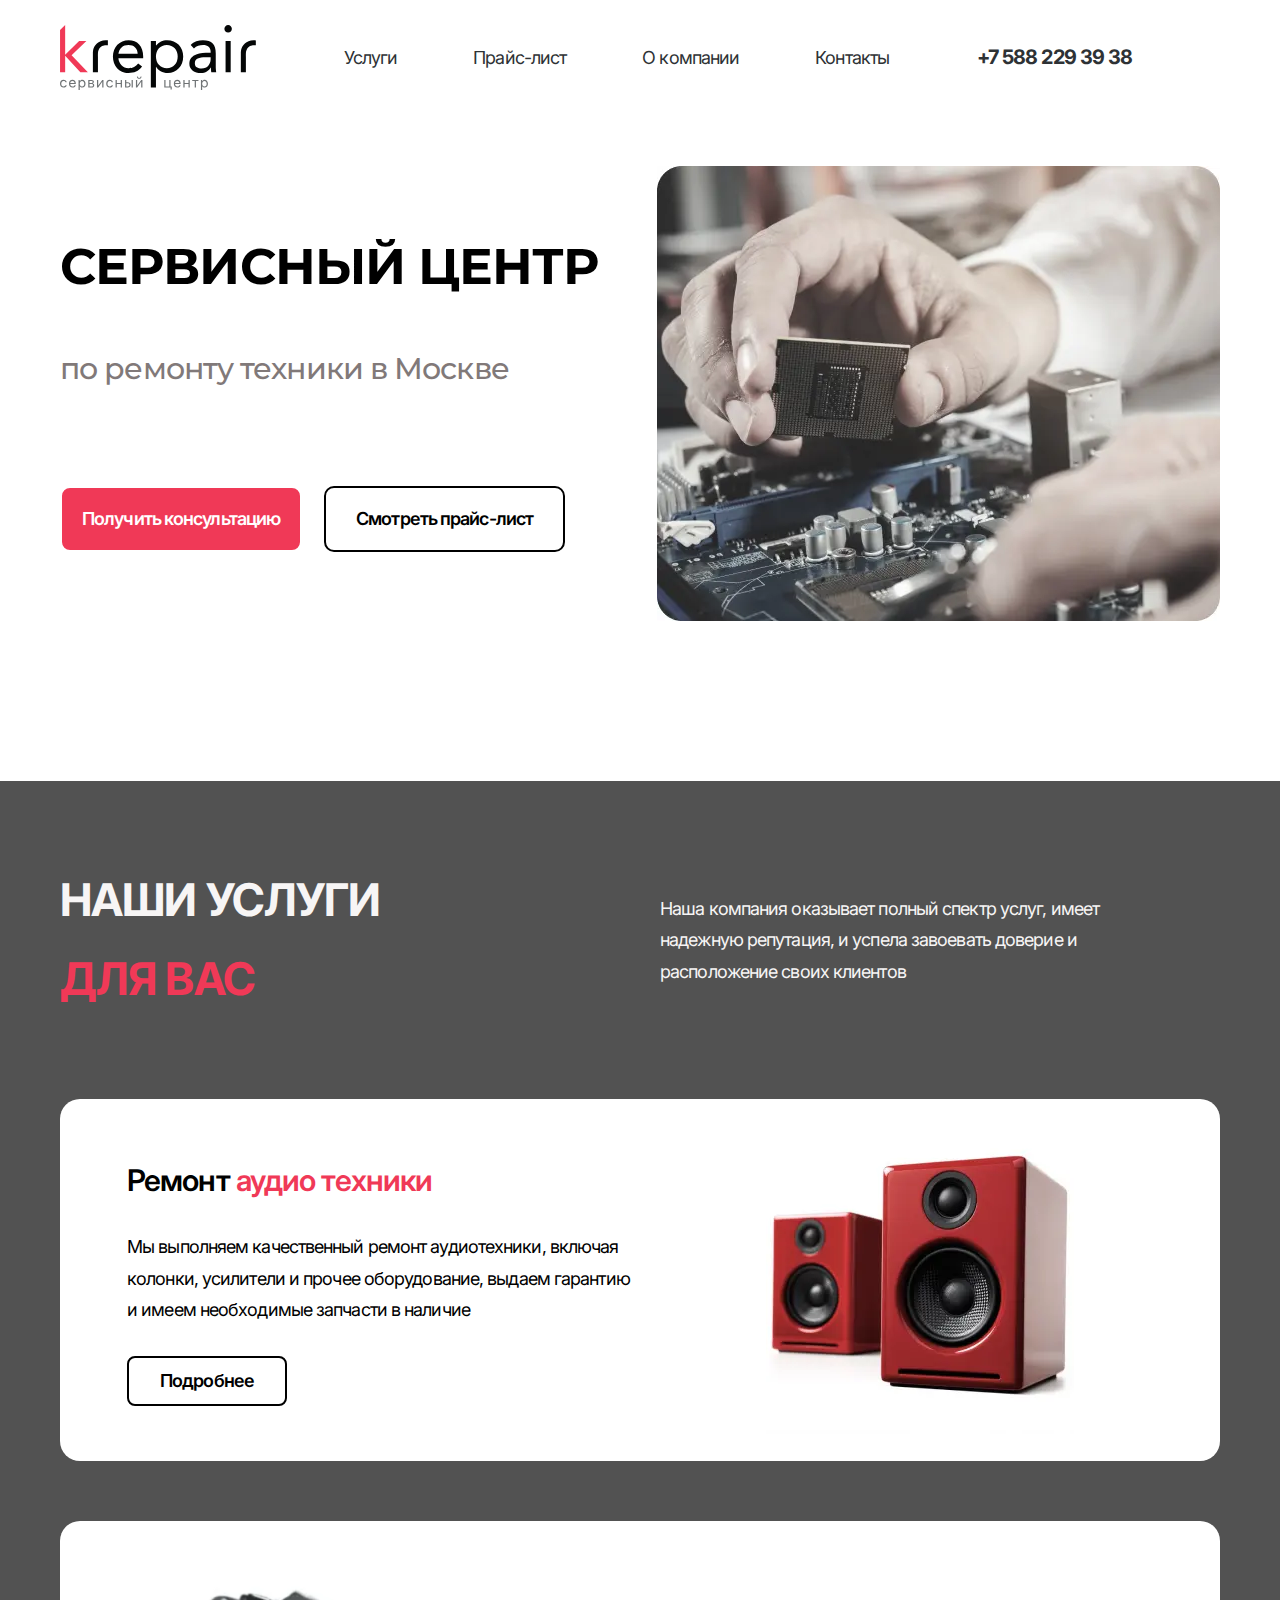
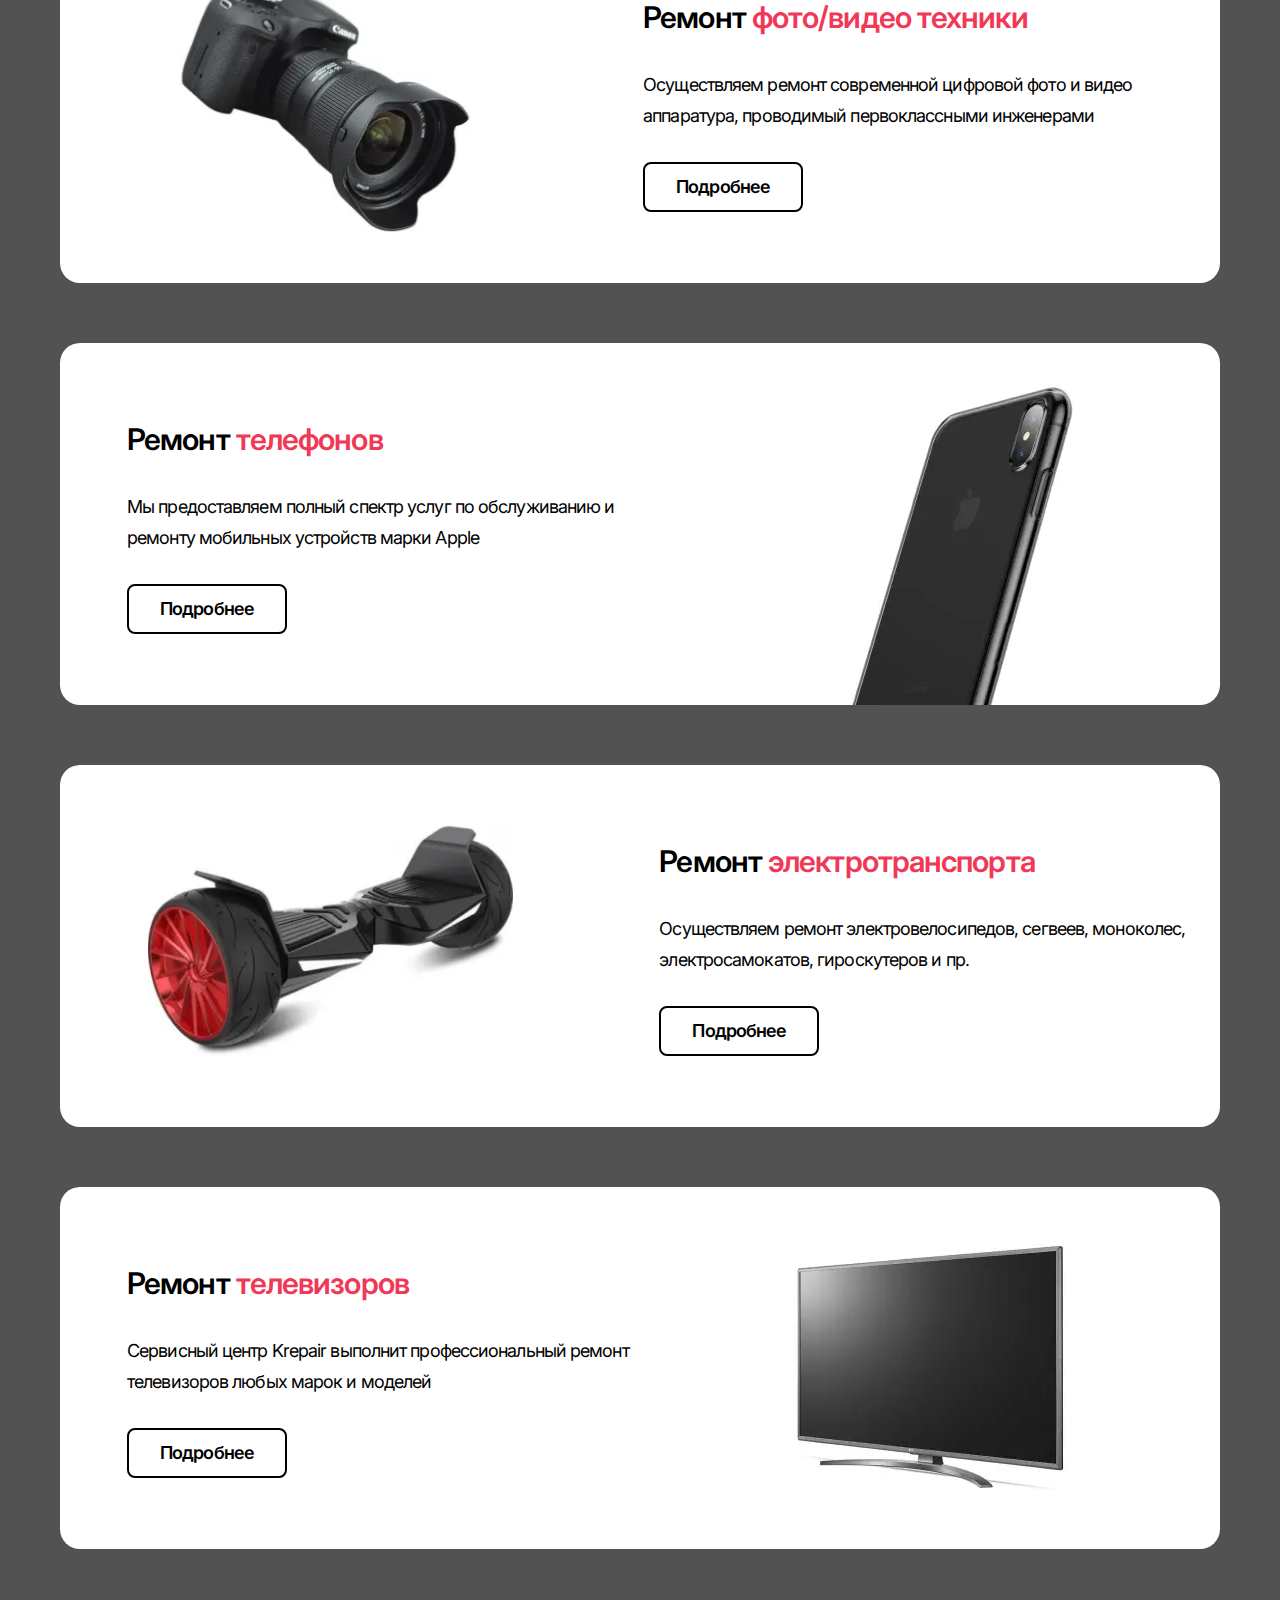
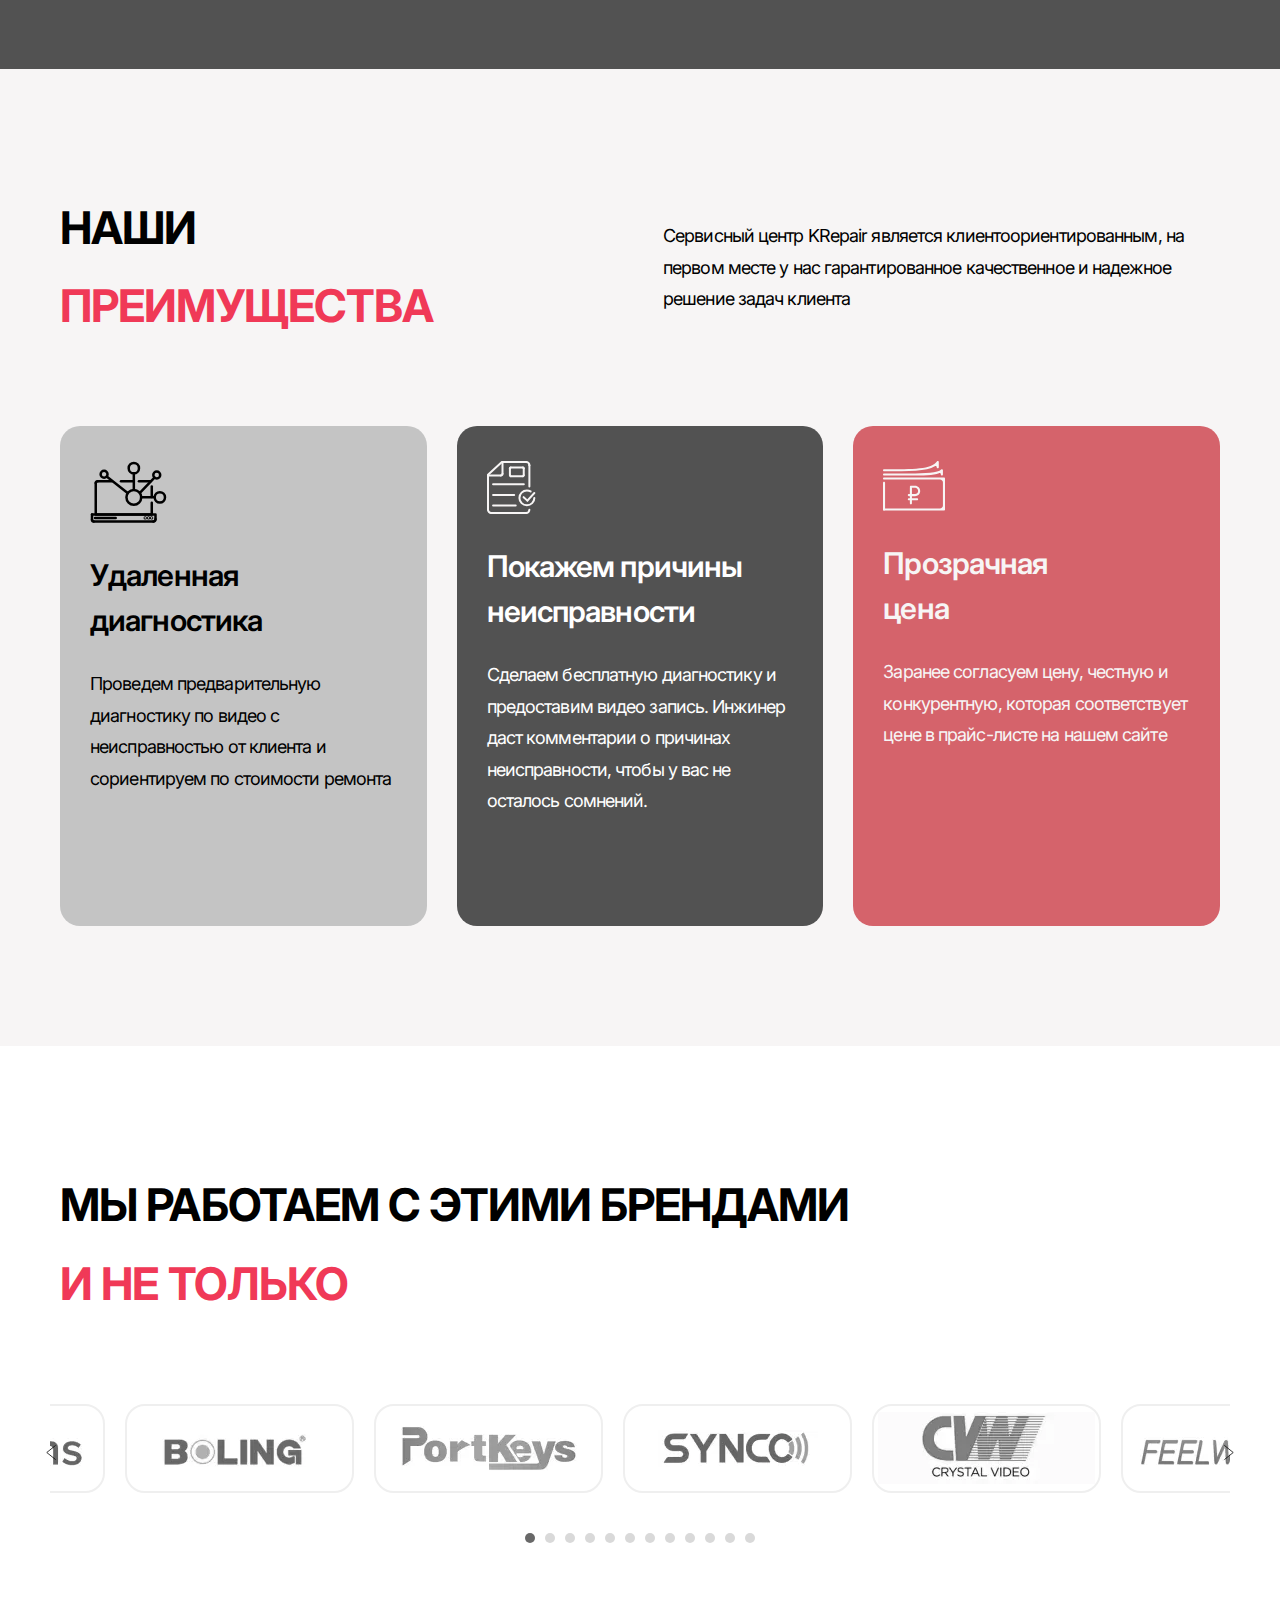
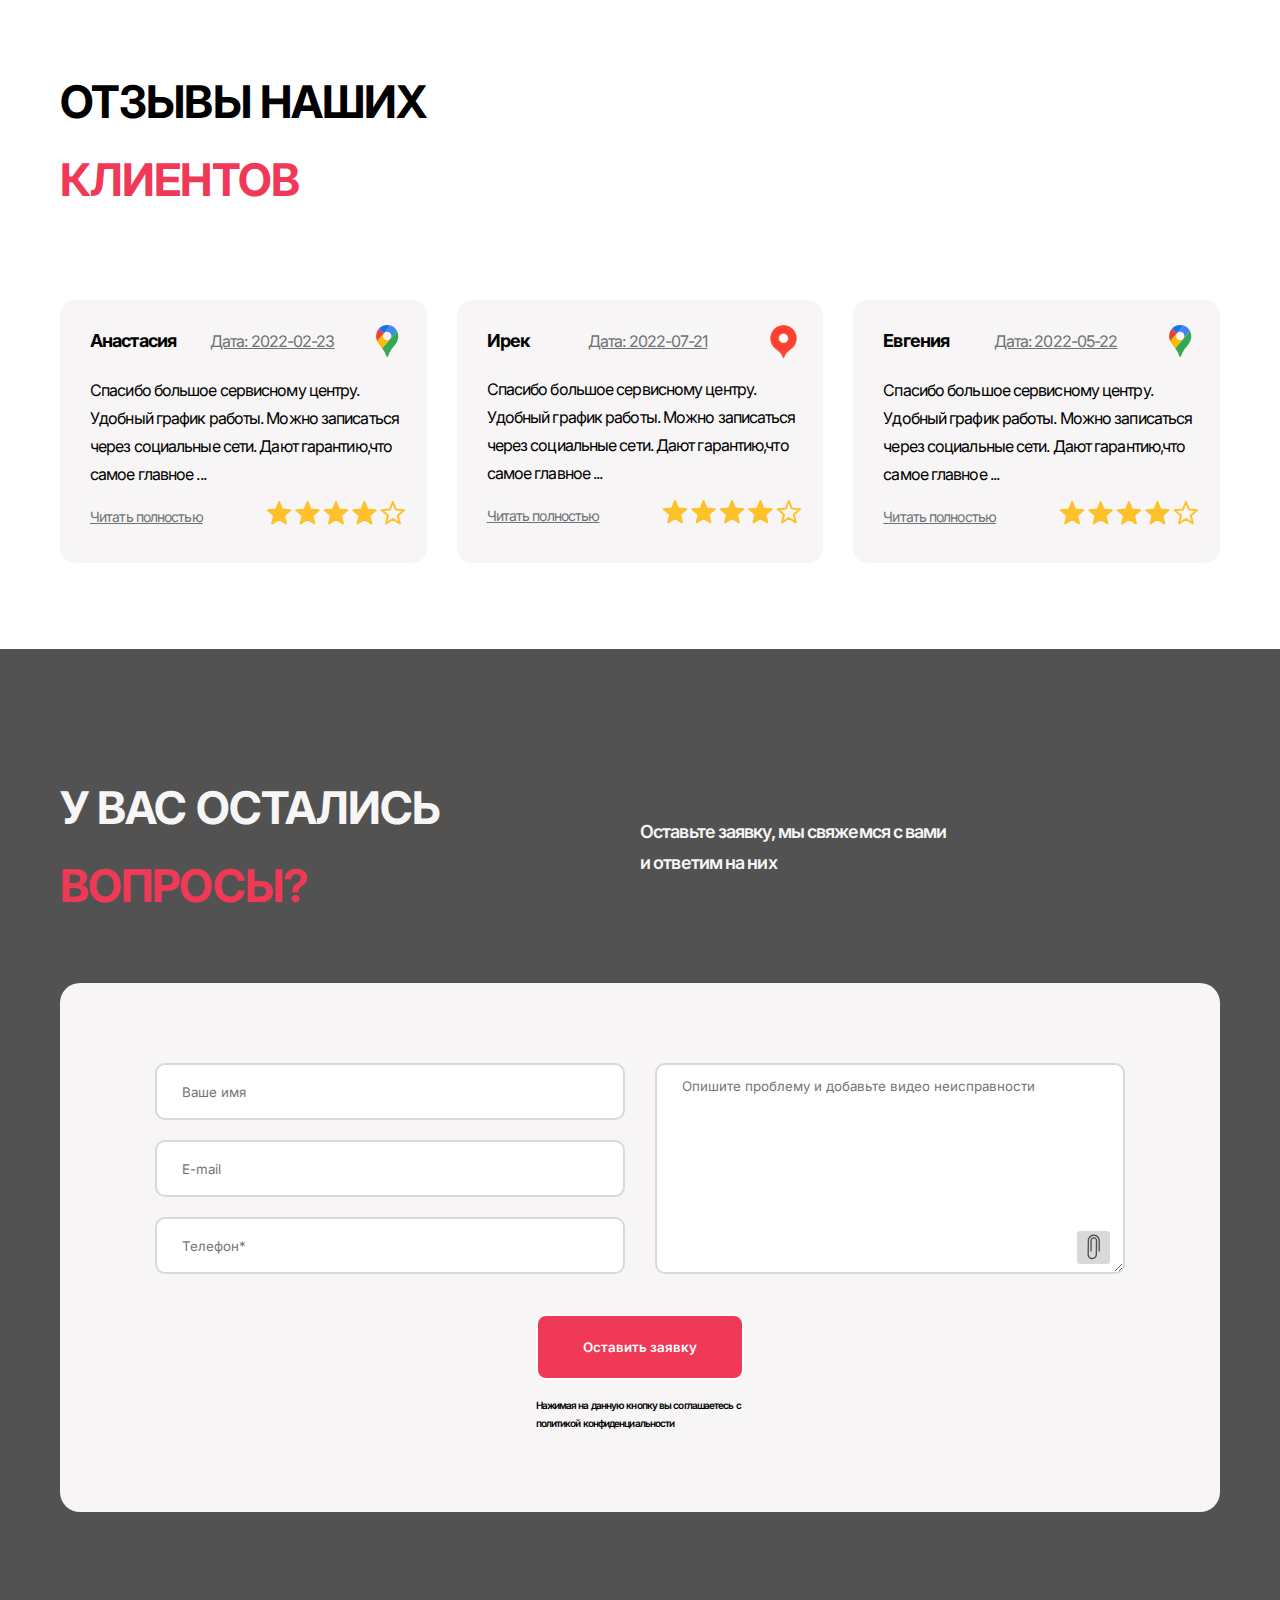
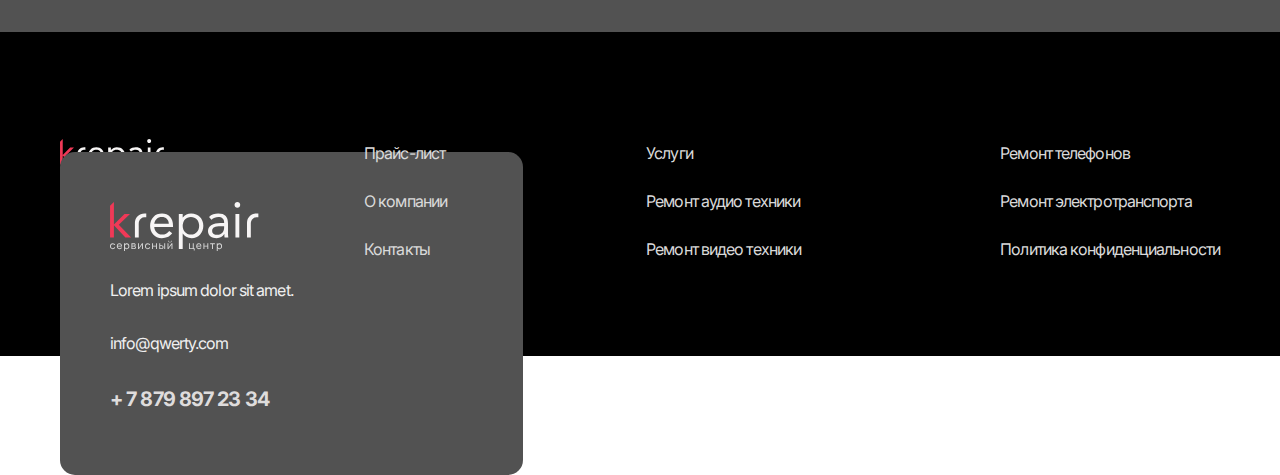
<file: index.html>
<!DOCTYPE html>
<html lang="ru">
   <head>
   <meta charset="UTF-8">
   <meta http-equiv="X-UA-Compatible" content="IE=edge">
   <meta name="viewport" content="width=device-width, initial-scale=1.0">
   <link rel="stylesheet" href="css/style.min.css?_v=20221112145352">
   <title>Главная</title>
</head>
<body>
   <div class="wrapper">
   <header class="header">
   <div class="header__container">
      <a href="index.html" class="header__logo">
         <img src="img/header/logo.svg" alt="logo">
      </a>
      <div class="header__menu menu">
         <nav class="menu__body">
            <a href="index.html" class="menu__logo-active">
               <img src="img/footer/logo.svg" alt="">
            </a>
            <ul class="menu__list">
               <li class="menu__item"><a href="services.html" class="menu__link">Услуги </a>
               <li class="menu__item menu__item-active"><a href="" class="menu__link">Ремонт аудио техники</a>
               <li class="menu__item menu__item-active"><a href="" class="menu__link">Ремонт видео техники</a>
               <li class="menu__item menu__item-active"><a href="" class="menu__link">Ремонт телефонов</a>
               <li class="menu__item menu__item-active"><a href="" class="menu__link">Ремонт электротранспорта</a>

               </li>
               <li class="menu__item"><a href="priceList.html" class="menu__link">Прайс-лист </a>
               </li>
               <li class="menu__item"><a href="aboutCompany.html" class="menu__link">О компании </a>
               </li>
               <li class="menu__item"><a href="contacts.html" class="menu__link">Контакты </a>
               </li>
            </ul>
         </nav>
      </div>
      <a href="tel:+75882293938" class="header__number">+7 588 229 39 38</a>
      <div class="menu__icon">
         <span></span>
      </div>
   </div>
</header>
   <main class="main">
      <section class="center">
         <div class="center__container">
            <div class="center__body">
               <div class="center__title">
                  Сервисный центр
               </div>
               <div class="center__subtitle">
                  по ремонту техники в Москве
               </div>
               <div class="center__buttons">
                  <a href="#" class="button-get">Получить консультацию</a>
                  <a href="#" class="button-price">Смотреть прайс-лист</a>
               </div>
            </div>
            <div class="center__image">
               <picture><source srcset="img/main-page/center/computer.webp" type="image/webp"><img src="img/main-page/center/computer.jpg" alt="computer"></picture>
            </div>
         </div>
      </section>
      <section class="services">
         <div class="services__container">
            <div class="services__top">
               <div class="services__title title">
                  Наши услуги <br><span> для вас</span>
               </div>
               <div class="services__description">
                  Наша компания оказывает полный спектр услуг, имеет надежную репутация, и успела завоевать доверие и
                  расположение своих клиентов
               </div>
            </div>
            <div class="services__body">
               <div class="services__items">
                  <div class="services__item item-serices">
                     <div class="item-serices__body">
                        <div class="item-serices__title">Ремонт <span>аудио техники</span></div>
                        <div class="item-serices__text">Мы выполняем качественный ремонт аудиотехники, включая
                           колонки, усилители и прочее оборудование, выдаем гарантию и имеем необходимые запчасти в
                           наличие</div>
                        <a data-da=".item-serices__image-1,750,1" href="#" class="item-services__button button-more">
                           Подробнее
                        </a>
                     </div>
                     <div class="item-serices__image item-serices__image-1">
                        <picture><source srcset="img/main-page/services/item-1.webp" type="image/webp"><img src="img/main-page/services/item-1.png" alt="loudspeakers"></picture>
                     </div>
                  </div>
                  <div class="services__item item-serices">
                     <div class="item-serices__body">
                        <div class="item-serices__title">Ремонт <span>фото/видео техники</span></div>
                        <div class="item-serices__text">Осуществляем ремонт современной цифровой фото и видео
                           аппаратура, проводимый первоклассными инженерами </div>
                        <a data-da=".item-serices__image-2,750,1" href="#" class="item-services__button button-more">
                           Подробнее
                        </a>
                     </div>
                     <div class="item-serices__image item-serices__image-2">
                        <picture><source srcset="img/main-page/services/item-2.webp" type="image/webp"><img src="img/main-page/services/item-2.png" alt="camera"></picture>
                     </div>
                  </div>
                  <div class="services__item item-serices">
                     <div class="item-serices__body">
                        <div class="item-serices__title">Ремонт <span>телефонов</span></div>
                        <div class="item-serices__text">Мы предоставляем полный спектр услуг по обслуживанию и
                           ремонту мобильных устройств марки Apple</div>
                        <a data-da=".item-serices__image-3,750,1" href="#" class="item-services__button button-more">
                           Подробнее
                        </a>
                     </div>
                     <div class="item-serices__image item-serices__image-3 image-phone">
                        <picture><source srcset="img/main-page/services/item-3.webp" type="image/webp"><img src="img/main-page/services/item-3.png" alt="phone"></picture>
                     </div>
                  </div>
                  <div class="services__item item-serices">
                     <div class="item-serices__body">
                        <div class="item-serices__title">Ремонт <span>электротранспорта</span></div>
                        <div class="item-serices__text">Осуществляем ремонт электровелосипедов, сегвеев, моноколес,
                           электросамокатов, гироскутеров и пр.</div>
                        <a data-da=".item-serices__image-4,750,1" href="#" class="item-services__button button-more">
                           Подробнее
                        </a>
                     </div>
                     <div class="item-serices__image item-serices__image-4">
                        <picture><source srcset="img/main-page/services/item-4.webp" type="image/webp"><img src="img/main-page/services/item-4.png" alt="loudspeakers"></picture>
                     </div>
                  </div>
                  <div class="services__item item-serices">
                     <div class="item-serices__body">
                        <div class="item-serices__title">Ремонт <span>телевизоров</span></div>
                        <div class="item-serices__text">Сервисный центр Krepair выполнит профессиональный ремонт
                           телевизоров любых марок и моделей</div>
                        <a data-da=".item-serices__image-5,750,1" href="#" class="item-services__button button-more">
                           Подробнее
                        </a>
                     </div>
                     <div class="item-serices__image item-serices__image-5">
                        <picture><source srcset="img/main-page/services/item-5.webp" type="image/webp"><img src="img/main-page/services/item-5.png" alt="loudspeakers"></picture>
                     </div>
                  </div>
               </div>
            </div>
         </div>
      </section>
      <section class="advantages">
         <div class="advantages__container">
            <div class="advantages__top">
               <div class="advantages__title title">
                  Наши <br><span>Преимущества</span>
               </div>
               <div class="advantages__text">
                  Сервисный центр KRepair является клиентоориентированным, на первом месте у нас гарантированное
                  качественное и надежное решение задач клиента
               </div>
            </div>
            <div class="advantages__content">
               <div class="advantages__column column-advantages">
                  <div class="column-advantages__icon">
                     <img src="img/main-page/advantages/icon-1.svg" alt="">
                  </div>
                  <div class="column-advantages__title">Удаленная диагностика </div>
                  <div class="column-advantages__text">
                     Проведем предварительную диагностику по видео с неисправностью от клиента и сориентируем по
                     стоимости ремонта
                  </div>
               </div>
               <div class="advantages__column column-advantages column-dark">
                  <div class="column-advantages__icon">
                     <img src="img/main-page/advantages/icon-2.svg" alt="">
                  </div>
                  <div class="column-advantages__title text-dark">Покажем причины неисправности</div>
                  <div class="column-advantages__text text-dark">
                     Сделаем бесплатную диагностику и предоставим видео запись. Инжинер даст комментарии о причинах
                     неисправности, чтобы у вас не осталось сомнений.
                  </div>
               </div>
               <div class="advantages__column column-advantages column-red">
                  <div class="column-advantages__icon">
                     <img src="img/main-page/advantages/icon-3.svg" alt="">
                  </div>
                  <div class="column-advantages__title text-red">Прозрачная <br> цена</div>
                  <div class="column-advantages__text text-red">
                     Заранее согласуем цену, честную и конкурентную, которая соответствует цене в прайс-листе на
                     нашем сайте
                  </div>
               </div>
            </div>
         </div>
      </section>
      <section class="brands">
         <div class="brands__container">
            <div class="brands__title title">
               Мы работаем с этими брендами <br><span> и не только</span>
            </div>
            <div class="brands__slider">
               <div class="slider-item"><picture><source srcset="img/main-page/brands/brand-1.webp" type="image/webp"><img src="img/main-page/brands/brand-1.jpg" alt=""></picture></div>
               <div class="slider-item"><picture><source srcset="img/main-page/brands/brand-2.webp" type="image/webp"><img src="img/main-page/brands/brand-2.jpg" alt=""></picture></div>
               <div class="slider-item"><picture><source srcset="img/main-page/brands/brand-3.webp" type="image/webp"><img src="img/main-page/brands/brand-3.jpg" alt=""></picture></div>
               <div class="slider-item"><picture><source srcset="img/main-page/brands/brand-4.webp" type="image/webp"><img src="img/main-page/brands/brand-4.jpg" alt=""></picture></div>
               <div class="slider-item"><picture><source srcset="img/main-page/brands/brand-5.webp" type="image/webp"><img src="img/main-page/brands/brand-5.jpg" alt=""></picture></div>
               <div class="slider-item"><picture><source srcset="img/main-page/brands/brand-6.webp" type="image/webp"><img src="img/main-page/brands/brand-6.jpg" alt=""></picture></div>
               <div class="slider-item"><picture><source srcset="img/main-page/brands/brand-7.webp" type="image/webp"><img src="img/main-page/brands/brand-7.jpg" alt=""></picture></div>
               <div class="slider-item"><picture><source srcset="img/main-page/brands/brand-8.webp" type="image/webp"><img src="img/main-page/brands/brand-8.jpg" alt=""></picture></div>
               <div class="slider-item"><picture><source srcset="img/main-page/brands/brand-9.webp" type="image/webp"><img src="img/main-page/brands/brand-9.jpg" alt=""></picture></div>
               <div class="slider-item"><picture><source srcset="img/main-page/brands/brand-10.webp" type="image/webp"><img src="img/main-page/brands/brand-10.jpg" alt=""></picture></div>
               <div class="slider-item"><picture><source srcset="img/main-page/brands/brand-11.webp" type="image/webp"><img src="img/main-page/brands/brand-11.jpg" alt=""></picture></div>
               <div class="slider-item"><picture><source srcset="img/main-page/brands/brand-12.webp" type="image/webp"><img src="img/main-page/brands/brand-12.jpg" alt=""></picture></div>
            </div>
         </div>
      </section>
      <section class="review">
         <div class="review__container">
            <div class="review__title title">
               Отзывы наших <br><span>клиентов </span>
            </div>
            <div class="review__body">
               <div class="review__item item-review">
                  <div class="item-review__header">
                     <div class="item-review__name">Анастасия</div>
                     <div class="item-review__date">Дата: 2022-02-23 </div>
                     <div class="item-review__icon"><img src="img/main-page/review/icon-1.svg" alt=""></div>
                  </div>
                  <div class="item-review__body">
                     Спасибо большое сервисному центру. Удобный график работы. Можно записаться через социальные
                     сети. Дают гарантию,что самое главное ...
                  </div>
                  <div class="item-review__footer">
                     <div class="item-review__read">Читать полностью</div>
                     <div class="item-review__stars"><img src="img/main-page/review/stars.svg" alt=""></div>
                  </div>
               </div>
               <div class="review__item item-review">
                  <div class="item-review__header">
                     <div class="item-review__name">Ирек</div>
                     <div class="item-review__date">Дата: 2022-07-21</div>
                     <div class="item-review__icon"><img src="img/main-page/review/icon-2.svg" alt=""></div>
                  </div>
                  <div class="item-review__body">
                     Спасибо большое сервисному центру. Удобный график работы. Можно записаться через социальные
                     сети. Дают гарантию,что самое главное ...
                  </div>
                  <div class="item-review__footer">
                     <div class="item-review__read">Читать полностью</div>
                     <div class="item-review__stars"><img src="img/main-page/review/stars.svg" alt=""></div>
                  </div>
               </div>
               <div class="review__item item-review">
                  <div class="item-review__header">
                     <div class="item-review__name">Евгения</div>
                     <div class="item-review__date">Дата: 2022-05-22</div>
                     <div class="item-review__icon"><img src="img/main-page/review/icon-1.svg" alt=""></div>
                  </div>
                  <div class="item-review__body">
                     Спасибо большое сервисному центру. Удобный график работы. Можно записаться через социальные
                     сети. Дают гарантию,что самое главное ...
                  </div>
                  <div class="item-review__footer">
                     <div class="item-review__read">Читать полностью</div>
                     <div class="item-review__stars"><img src="img/main-page/review/stars.svg" alt=""></div>
                  </div>
               </div>
            </div>
         </div>
      </section>
      <section class="form">
         <div class="form__container">
            <div class="form__top">
               <div class="form__title title">У вас остались <br><span>вопросы?</span></div>
               <div class="form__text">Оставьте заявку, мы свяжемся с вами и ответим на них</div>
            </div>
            <form action="#" class="form__body" id="form">
               <div class="form__main">
                  <div class="form__info">
                     <div class="form__item">
                        <input placeholder="Ваше имя" name="name" id="formName" type="text" class="form__input">
                     </div>
                     <div class="form__item">
                        <input placeholder="E-mail" name="email" id="formEmail" type="text" class="form__input">
                     </div>
                     <div class="form__item">
                        <input placeholder="Телефон*" name="number" id="formNumber" type="text" class="form__input">
                     </div>
                  </div>
                  <div class="form__message">
                     <div class="file__item">
                        <textarea name="message" class="form__input"
                           placeholder="Опишите проблему и добавьте видео неисправности"></textarea>
                        <div class="file__button">
                           <input type="file" name="video" class="file__input">
                           <img src="img/main-page/form/file.svg" alt="">
                        </div>

                        <div class="file__preview">

                        </div>
                     </div>
                  </div>
               </div>
               <div class="form__confirm">
                  <button class="form__button button-request" type="submit">Оставить заявку</button>
                  <div class="form__conf">
                     Нажимая на данную кнопку вы соглашаетесь с политикой конфиденциальности
                  </div>
               </div>
            </form>
         </div>
      </section>
      <section class="map">
         <div class="map__container">
            <div data-da=".form,760,last" class="map__info">
               <div class="map__logo">
                  <img src="img/main-page/logo-white.svg" alt="">
               </div>
               <div class="map__address">Lorem ipsum dolor sit amet.</div>
               <div class="map__mail">info@qwerty.com</div>
               <div class="map__number">+ 7 879 897 23 34</div>
            </div>
         </div>
         <script type="text/javascript" charset="utf-8" async
            src="https://api-maps.yandex.ru/services/constructor/1.0/js/?um=constructor%3A7180a4f8940200bd3ab32629864c7191b720f9aa7aa25284ce6ae5a6658f02fe&amp;width=100%25&amp;height=669&amp;lang=ru_RU&amp;scroll=true&_v=20221112145352"></script>
      </section>
   </main>
   <footer class="footer">
   <div class="footer__container">
      <div class="footer__logo">
         <img src="img/footer/logo.svg" alt="">
      </div>
         <ul class="footer__column">
            <li class="footer__link"><a href="#">Прайс-лист</a></li>
            <li class="footer__link"><a href="#">О компании</a></li>
            <li class="footer__link"><a href="#">Контакты</a></li>
         </ul>
         <ul class="footer__column">
            <li class="footer__link"><a href="#">Услуги</a></li>
            <li class="footer__link"><a href="#">Ремонт аудио техники</a></li>
            <li class="footer__link"><a href="#">Ремонт видео техники</a></li>
         </ul>
         <ul class="footer__column">
            <li class="footer__link"><a href="#">Ремонт телефонов</a></li>
            <li class="footer__link"><a href="#">Ремонт электротранспорта</a></li>
            <li class="footer__link"><a href="#">Политика конфиденциальности</a></li>
         </ul>
      
   </div>
</footer>

   </div>
   <script src="https://code.jquery.com/jquery-3.6.1.min.js?_v=20221112145352"></script>
   <script src="js/app.min.js?_v=20221112145352"></script>
</body>
</html>
</file>
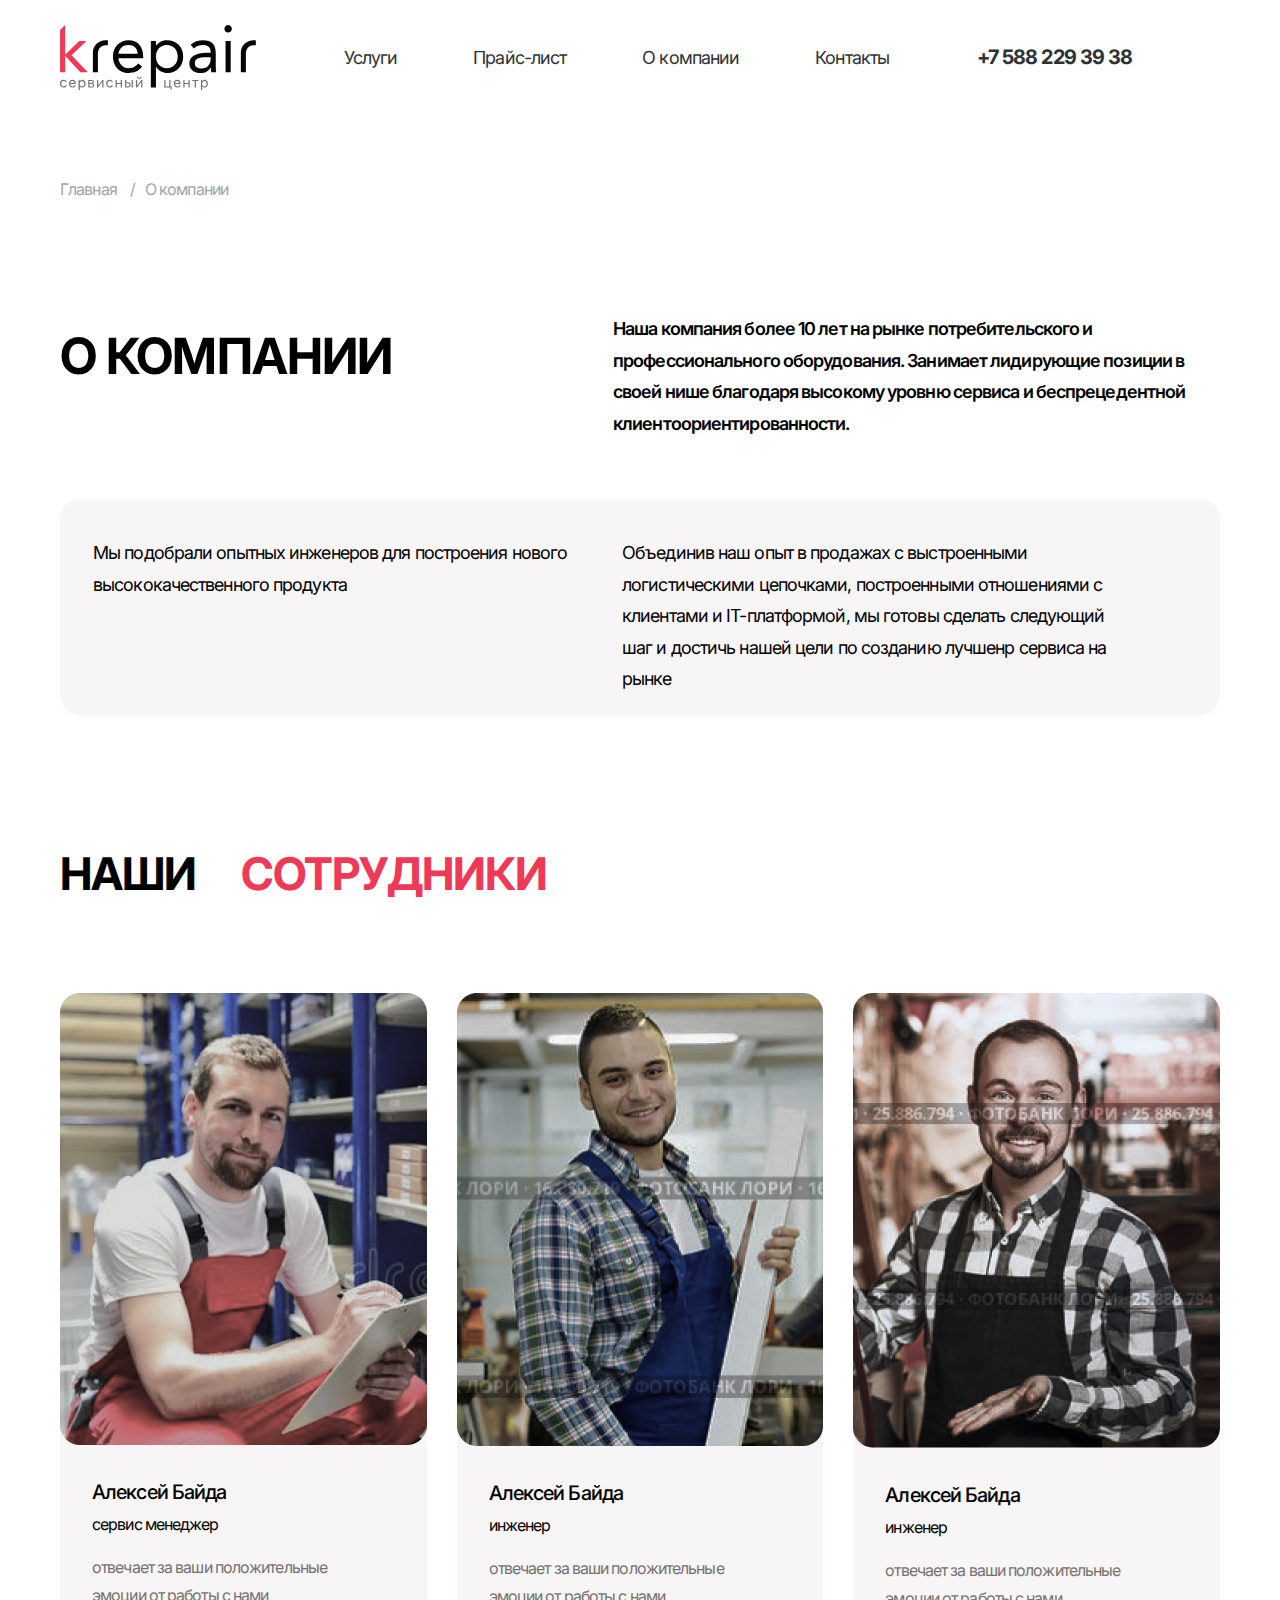
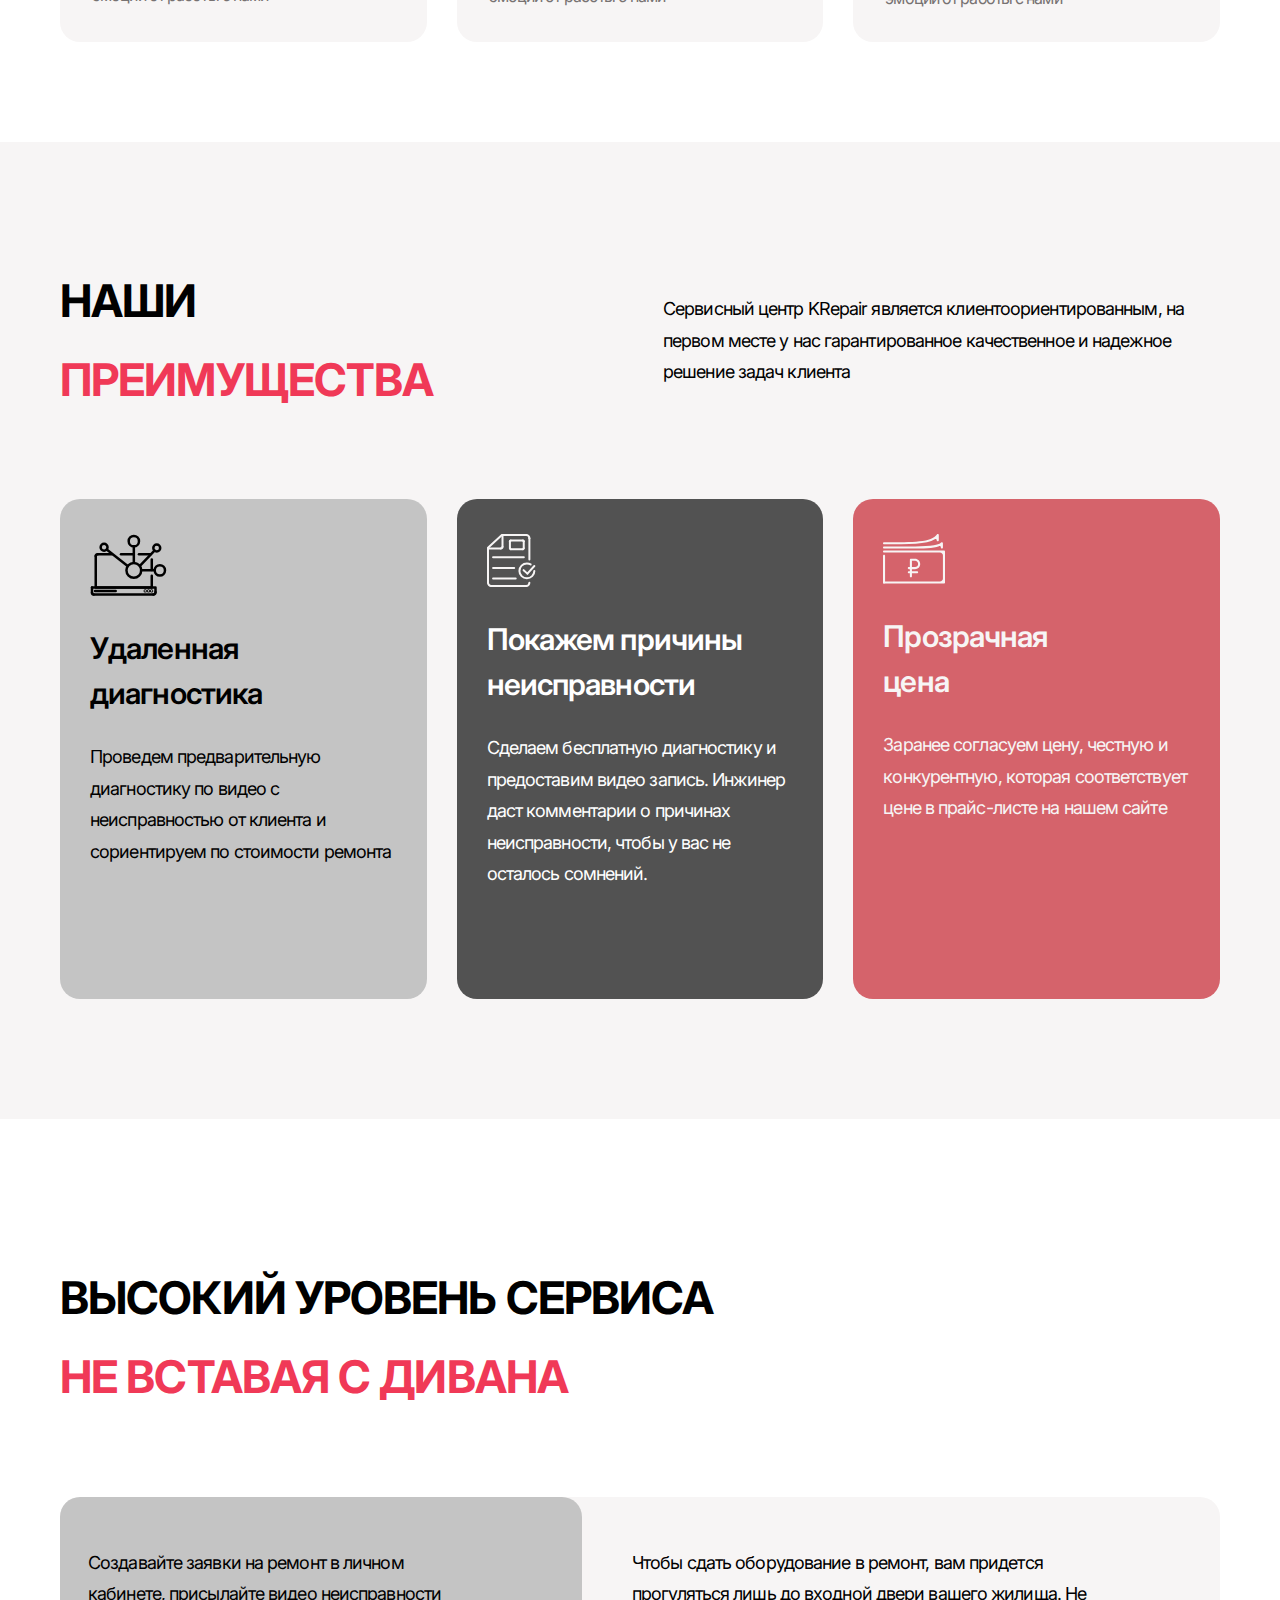
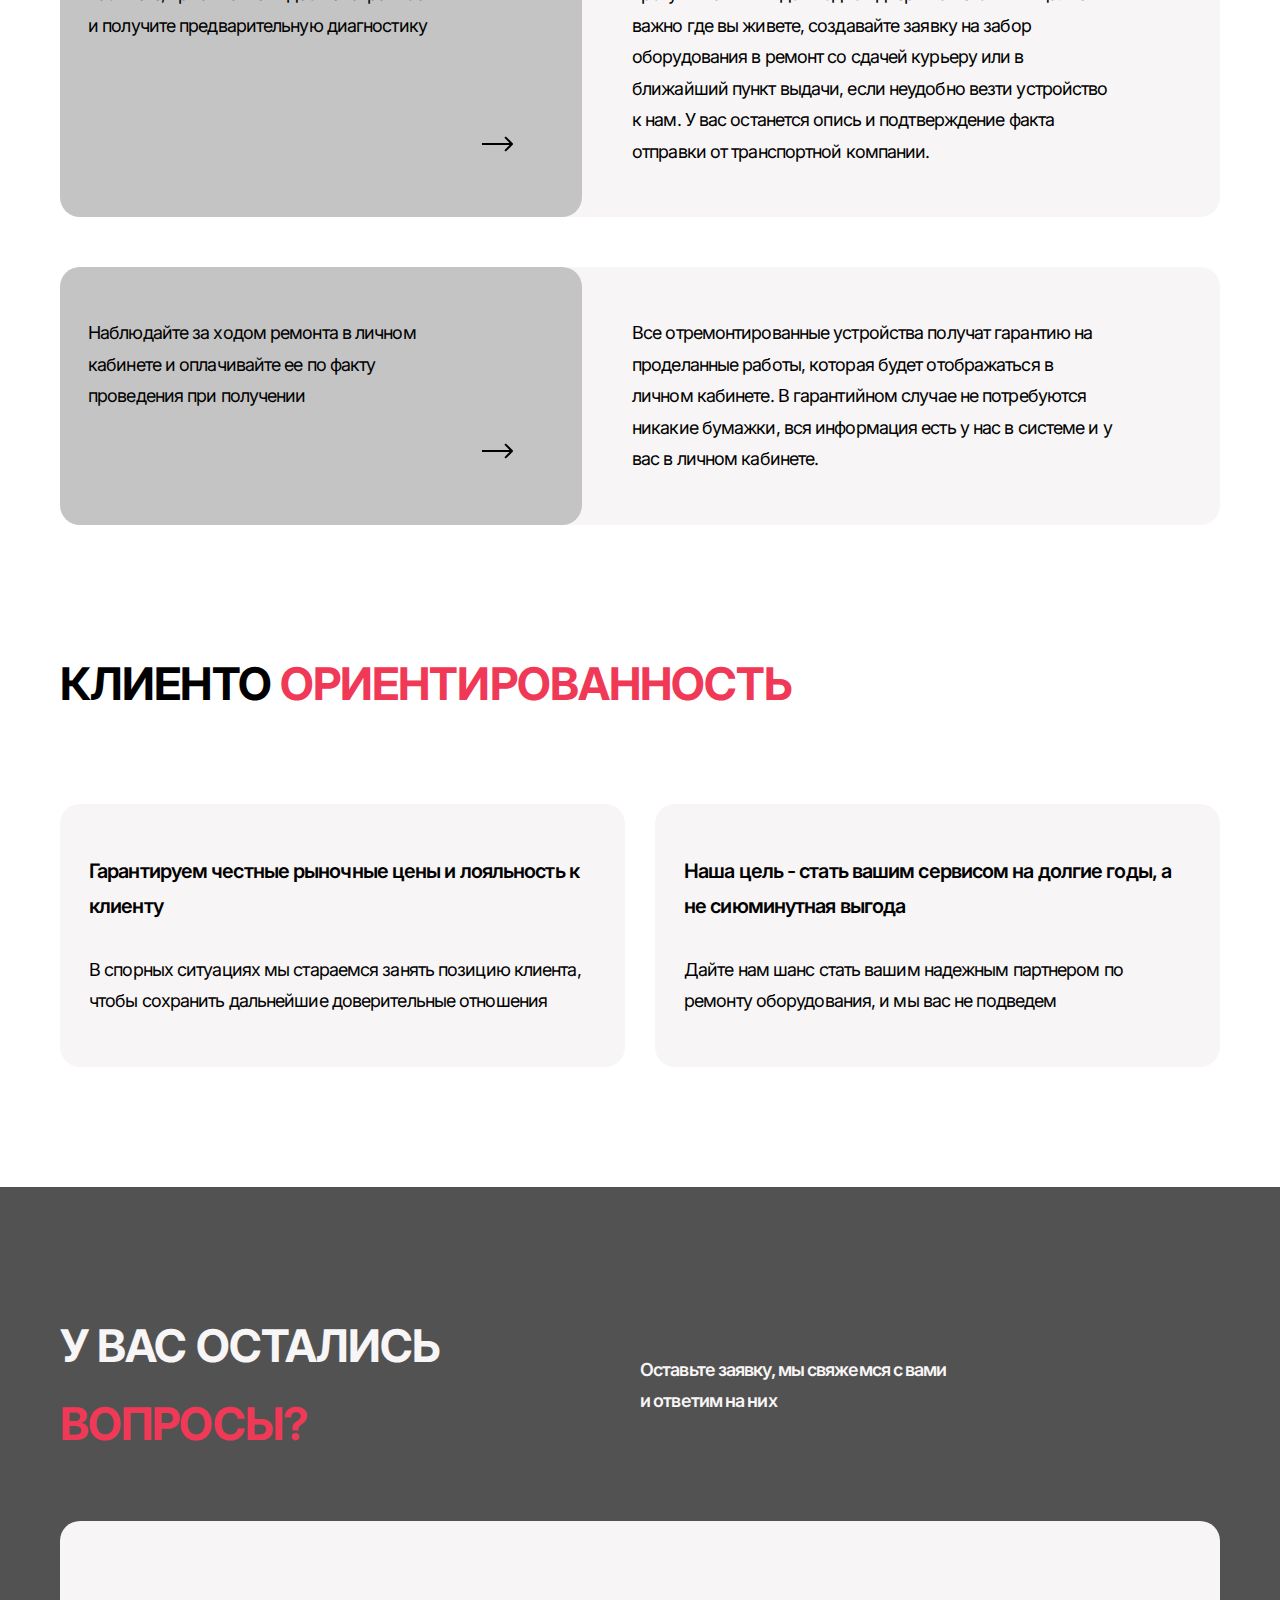
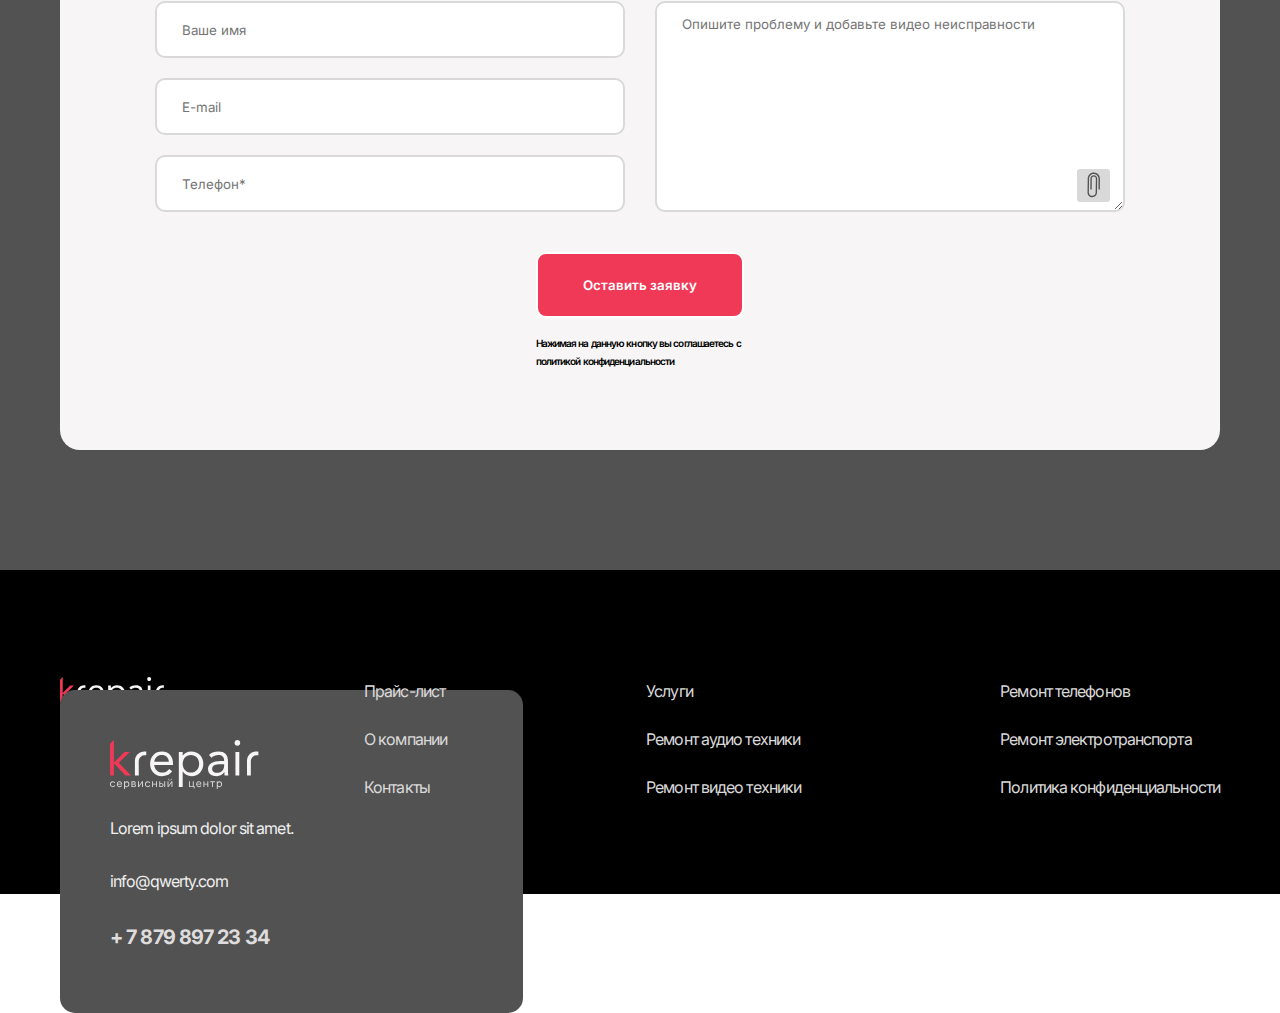
<file: aboutCompany.html>
<!DOCTYPE html>
<html lang="ru">
   <head>
   <meta charset="UTF-8">
   <meta http-equiv="X-UA-Compatible" content="IE=edge">
   <meta name="viewport" content="width=device-width, initial-scale=1.0">
   <link rel="stylesheet" href="css/style.min.css?_v=20221112145352">
   <title>О компании</title>
</head>
<body>
   <div class="wrapper">
   <header class="header">
   <div class="header__container">
      <a href="index.html" class="header__logo">
         <img src="img/header/logo.svg" alt="logo">
      </a>
      <div class="header__menu menu">
         <nav class="menu__body">
            <a href="index.html" class="menu__logo-active">
               <img src="img/footer/logo.svg" alt="">
            </a>
            <ul class="menu__list">
               <li class="menu__item"><a href="services.html" class="menu__link">Услуги </a>
               <li class="menu__item menu__item-active"><a href="" class="menu__link">Ремонт аудио техники</a>
               <li class="menu__item menu__item-active"><a href="" class="menu__link">Ремонт видео техники</a>
               <li class="menu__item menu__item-active"><a href="" class="menu__link">Ремонт телефонов</a>
               <li class="menu__item menu__item-active"><a href="" class="menu__link">Ремонт электротранспорта</a>

               </li>
               <li class="menu__item"><a href="priceList.html" class="menu__link">Прайс-лист </a>
               </li>
               <li class="menu__item"><a href="aboutCompany.html" class="menu__link">О компании </a>
               </li>
               <li class="menu__item"><a href="contacts.html" class="menu__link">Контакты </a>
               </li>
            </ul>
         </nav>
      </div>
      <a href="tel:+75882293938" class="header__number">+7 588 229 39 38</a>
      <div class="menu__icon">
         <span></span>
      </div>
   </div>
</header>
   <main class="main">
      <div class="breadcrumbs__container">
         <ul class="breadcrumbs">
            <li class="breadcrumbs__item">
               <a href="index.html" class="breadcrumbs__link">Главная</a>
            </li>
            <li class="breadcrumbs__item">
               <a href="" class="breadcrumbs__link">О компании</a>
            </li>
         </ul>
      </div>
      <section class="about">
         <div class="about__container">
            <div class="about__top">
               <div class="about__title">
               О компании
               </div>
               <div class="about__text">
               Наша компания более 10 лет на рынке потребительского и профессионального оборудования.  Занимает лидирующие позиции в своей нише благодаря высокому уровню сервиса и беспрецедентной клиентоориентированности. 
               </div>
            </div>
            <div class="about__bottom">
               <div class="about__text-bottom">
               Мы подобрали опытных инженеров для построения нового высококачественного продукта
               </div>
               <div class="about__text-bottom">
               Объединив наш опыт в продажах с выстроенными логистическими цепочками, построенными отношениями с клиентами и IT-платформой, мы готовы сделать следующий шаг и достичь нашей цели по созданию лучшенр сервиса на рынке
               </div>
            </div>
         </div>
      </section>
      <section class="workers">
         <div class="workers__container">
            <div class="workers__title title">
            Наши <span>сотрудники</span>
            </div>
            <div class="workers__contant">
               <ul class="workers__items">
                  <li class="workers__item item-workers">
                     <picture class="item-workers__image">
                        <source srcset="img\aboutCompany\worker-1(full).png" type="image/png" media="(min-width: 800px)">
                        <source srcset="img\aboutCompany\worker-1(800).png" type="image/png" media="(min-width: 400px)">
                        <source srcset="img\aboutCompany\worker-1(400).png" type="image/png" media="(max-width: 400px)">
                        <img src="img/aboutCompany/worker-1(full).png" alt="worker">
                     </source>
                     </picture> 
                     <div class="item-workers__contant">
                        <div class="item-workers__name">
                        Алексей Байда
                        </div>
                        <div class="item-workers__position">
                        сервис менеджер 
                        </div>
                        <div class="item-workers__description">
                        отвечает за ваши положительные эмоции от работы с нами
                        </div> 
                     </div>              
                  </li>
                  <li class="workers__item item-workers">
                     <picture class="item-workers__image">
                        <source srcset="img\aboutCompany\worker-2(full).png" type="image/png" media="(min-width: 800px)">
                        <source srcset="img\aboutCompany\worker-2(800).png" type="image/png" media="(min-width: 400px)">
                        <source srcset="img\aboutCompany\worker-2(400).png" type="image/png" media="(max-width: 400px)">
                        <img src="img/aboutCompany/worker-2(full).png" alt="worker">
                     </source>
                     </picture> 
                     <div class="item-workers__contant">
                        <div class="item-workers__name">
                        Алексей Байда
                        </div>
                        <div class="item-workers__position">
                           инженер
                        </div>
                        <div class="item-workers__description">
                        отвечает за ваши положительные эмоции от работы с нами
                        </div> 
                     </div>              
                  </li>
                  <li class="workers__item item-workers">
                     <picture class="item-workers__image">
                        <source srcset="img\aboutCompany\worker-3(full).png" type="image/png" media="(min-width: 800px)">
                        <source srcset="img\aboutCompany\worker-3(800).png" type="image/png" media="(min-width: 400px)">
                        <source srcset="img\aboutCompany\worker-3(400).png" type="image/png" media="(max-width: 400px)">
                        <img src="img/aboutCompany/worker-3(full).png" alt="worker">
                     </source>
                     </picture> 
                     <div class="item-workers__contant">
                        <div class="item-workers__name">
                        Алексей Байда
                        </div>
                        <div class="item-workers__position">
                           инженер
                        </div>
                        <div class="item-workers__description">
                        отвечает за ваши положительные эмоции от работы с нами
                        </div> 
                     </div>              
                  </li>
               </ul>
            </div>
         </div>
      </section>
      <section class="advantages">
         <div class="advantages__container">
            <div class="advantages__top">
               <div class="advantages__title title">
                  Наши <br><span>Преимущества</span>
               </div>
               <div class="advantages__text">
                  Сервисный центр KRepair является клиентоориентированным, на первом месте у нас гарантированное
                  качественное и надежное решение задач клиента
               </div>
            </div>
            <div class="advantages__content">
               <div class="advantages__column column-advantages">
                  <div class="column-advantages__icon">
                     <img src="img/main-page/advantages/icon-1.svg" alt="">
                  </div>
                  <div class="column-advantages__title">Удаленная диагностика </div>
                  <div class="column-advantages__text">
                     Проведем предварительную диагностику по видео с неисправностью от клиента и сориентируем по
                     стоимости ремонта
                  </div>
               </div>
               <div class="advantages__column column-advantages column-dark">
                  <div class="column-advantages__icon">
                     <img src="img/main-page/advantages/icon-2.svg" alt="">
                  </div>
                  <div class="column-advantages__title text-dark">Покажем причины неисправности</div>
                  <div class="column-advantages__text text-dark">
                     Сделаем бесплатную диагностику и предоставим видео запись. Инжинер даст комментарии о причинах
                     неисправности, чтобы у вас не осталось сомнений.
                  </div>
               </div>
               <div class="advantages__column column-advantages column-red">
                  <div class="column-advantages__icon">
                     <img src="img/main-page/advantages/icon-3.svg" alt="">
                  </div>
                  <div class="column-advantages__title text-red">Прозрачная <br> цена</div>
                  <div class="column-advantages__text text-red">
                     Заранее согласуем цену, честную и конкурентную, которая соответствует цене в прайс-листе на
                     нашем сайте
                  </div>
               </div>
            </div>
         </div>
      </section>
      <section class="info">
         <div class="info__container">
            <div class="info-top">
               <div class="info-top__title title">
                  Высокий уровень сервиса <br><span>не вставая с дивана</span>
               </div>
               <ul class="info-top__contant">
                  <li class="info-top__item">
                     <div class="info-top__left">
                        Создавайте заявки на ремонт в личном кабинете, присылайте видео неисправности и получите предварительную диагностику
                        <div class="info-top__arrow">
                           <img src="img/aboutCompany/arrow.svg" alt="arrow">
                        </div>
                     </div>
                     <div class="info-top__right">
                        Чтобы сдать оборудование в ремонт, вам придется прогуляться лишь до входной двери вашего жилища. Не важно где вы живете, создавайте заявку на забор оборудования в ремонт со сдачей курьеру или в ближайший пункт выдачи, если неудобно везти устройство к нам. У вас останется опись и подтверждение факта отправки от транспортной компании.

                     </div>
                  </li>
                  <li class="info-top__item">
                     <div class="info-top__left">
                        Наблюдайте за ходом ремонта в личном кабинете и оплачивайте ее по факту проведения при получении
                        <div class="info-top__arrow">
                           <img src="img/aboutCompany/arrow.svg" alt="arrow">
                        </div>
                     </div>
                     <div class="info-top__right">
                        Все отремонтированные устройства получат гарантию на проделанные работы, которая будет отображаться в личном кабинете. В гарантийном случае не потребуются никакие бумажки, вся информация есть у нас в системе и у вас в личном кабинете.
                     </div>
                  </li>
               </ul>
            </div>
            <div class="info-bottom">
               <div class="info-bottom__title title">
                  Клиенто <span>ориентированность</span>
               </div>
               <div class="info-bottom__contant">
                  <div class="info-bottom__item">
                     <div class="info-bottom__descr">
                        Гарантируем честные рыночные цены и лояльность к клиенту 
                     </div>
                     <div class="info-bottom__text">
                        В спорных ситуациях мы стараемся занять позицию клиента, чтобы сохранить дальнейшие доверительные отношения
                     </div>
                  </div>
                  <div class="info-bottom__item">
                     <div class="info-bottom__descr">
                        Наша цель - стать вашим сервисом на долгие годы, а не сиюминутная выгода
                     </div>
                     <div class="info-bottom__text">
                        Дайте нам шанс стать вашим надежным партнером по ремонту оборудования, и мы вас не подведем
                     </div>
                  </div>
               </div>
            </div>
         </div>
      </section>
      <section class="form">
         <div class="form__container">
            <div class="form__top">
               <div class="form__title title">У вас остались <br><span>вопросы?</span></div>
               <div class="form__text">Оставьте заявку, мы свяжемся с вами и ответим на них</div>
            </div>
            <form action="#" class="form__body" id="form">
               <div class="form__main">
                  <div class="form__info">
                     <div class="form__item">
                        <input placeholder="Ваше имя" name="name" id="formName" type="text" class="form__input">
                     </div>
                     <div class="form__item">
                        <input placeholder="E-mail" name="email" id="formEmail" type="text" class="form__input">
                     </div>
                     <div class="form__item">
                        <input placeholder="Телефон*" name="number" id="formNumber" type="text" class="form__input">
                     </div>
                  </div>
                  <div class="form__message">
                     <div class="file__item">
                        <textarea name="message" class="form__input"
                           placeholder="Опишите проблему и добавьте видео неисправности"></textarea>
                        <div class="file__button">
                           <input type="file" name="video" class="file__input">
                           <img src="img/main-page/form/file.svg" alt="">
                        </div>

                        <div class="file__preview">

                        </div>
                     </div>
                  </div>
               </div>
               <div class="form__confirm">
                  <button class="form__button button-request" type="submit">Оставить заявку</button>
                  <div class="form__conf">
                     Нажимая на данную кнопку вы соглашаетесь с политикой конфиденциальности
                  </div>
               </div>
            </form>
         </div>
      </section>
      <section class="map">
         <div class="map__container">
            <div data-da=".form,760,last" class="map__info">
               <div class="map__logo">
                  <img src="img/main-page/logo-white.svg" alt="">
               </div>
               <div class="map__address">Lorem ipsum dolor sit amet.</div>
               <div class="map__mail">info@qwerty.com</div>
               <div class="map__number">+ 7 879 897 23 34</div>
            </div>
         </div>
         <script type="text/javascript" charset="utf-8" async
            src="https://api-maps.yandex.ru/services/constructor/1.0/js/?um=constructor%3A7180a4f8940200bd3ab32629864c7191b720f9aa7aa25284ce6ae5a6658f02fe&amp;width=100%25&amp;height=669&amp;lang=ru_RU&amp;scroll=true&_v=20221112145352"></script>
      </section>
   </main>
   <footer class="footer">
   <div class="footer__container">
      <div class="footer__logo">
         <img src="img/footer/logo.svg" alt="">
      </div>
         <ul class="footer__column">
            <li class="footer__link"><a href="#">Прайс-лист</a></li>
            <li class="footer__link"><a href="#">О компании</a></li>
            <li class="footer__link"><a href="#">Контакты</a></li>
         </ul>
         <ul class="footer__column">
            <li class="footer__link"><a href="#">Услуги</a></li>
            <li class="footer__link"><a href="#">Ремонт аудио техники</a></li>
            <li class="footer__link"><a href="#">Ремонт видео техники</a></li>
         </ul>
         <ul class="footer__column">
            <li class="footer__link"><a href="#">Ремонт телефонов</a></li>
            <li class="footer__link"><a href="#">Ремонт электротранспорта</a></li>
            <li class="footer__link"><a href="#">Политика конфиденциальности</a></li>
         </ul>
      
   </div>
</footer>

   </div>
   <script src="https://code.jquery.com/jquery-3.6.1.min.js?_v=20221112145352"></script>
   <script src="js/app.min.js?_v=20221112145352"></script>
</body>
</html>
</file>
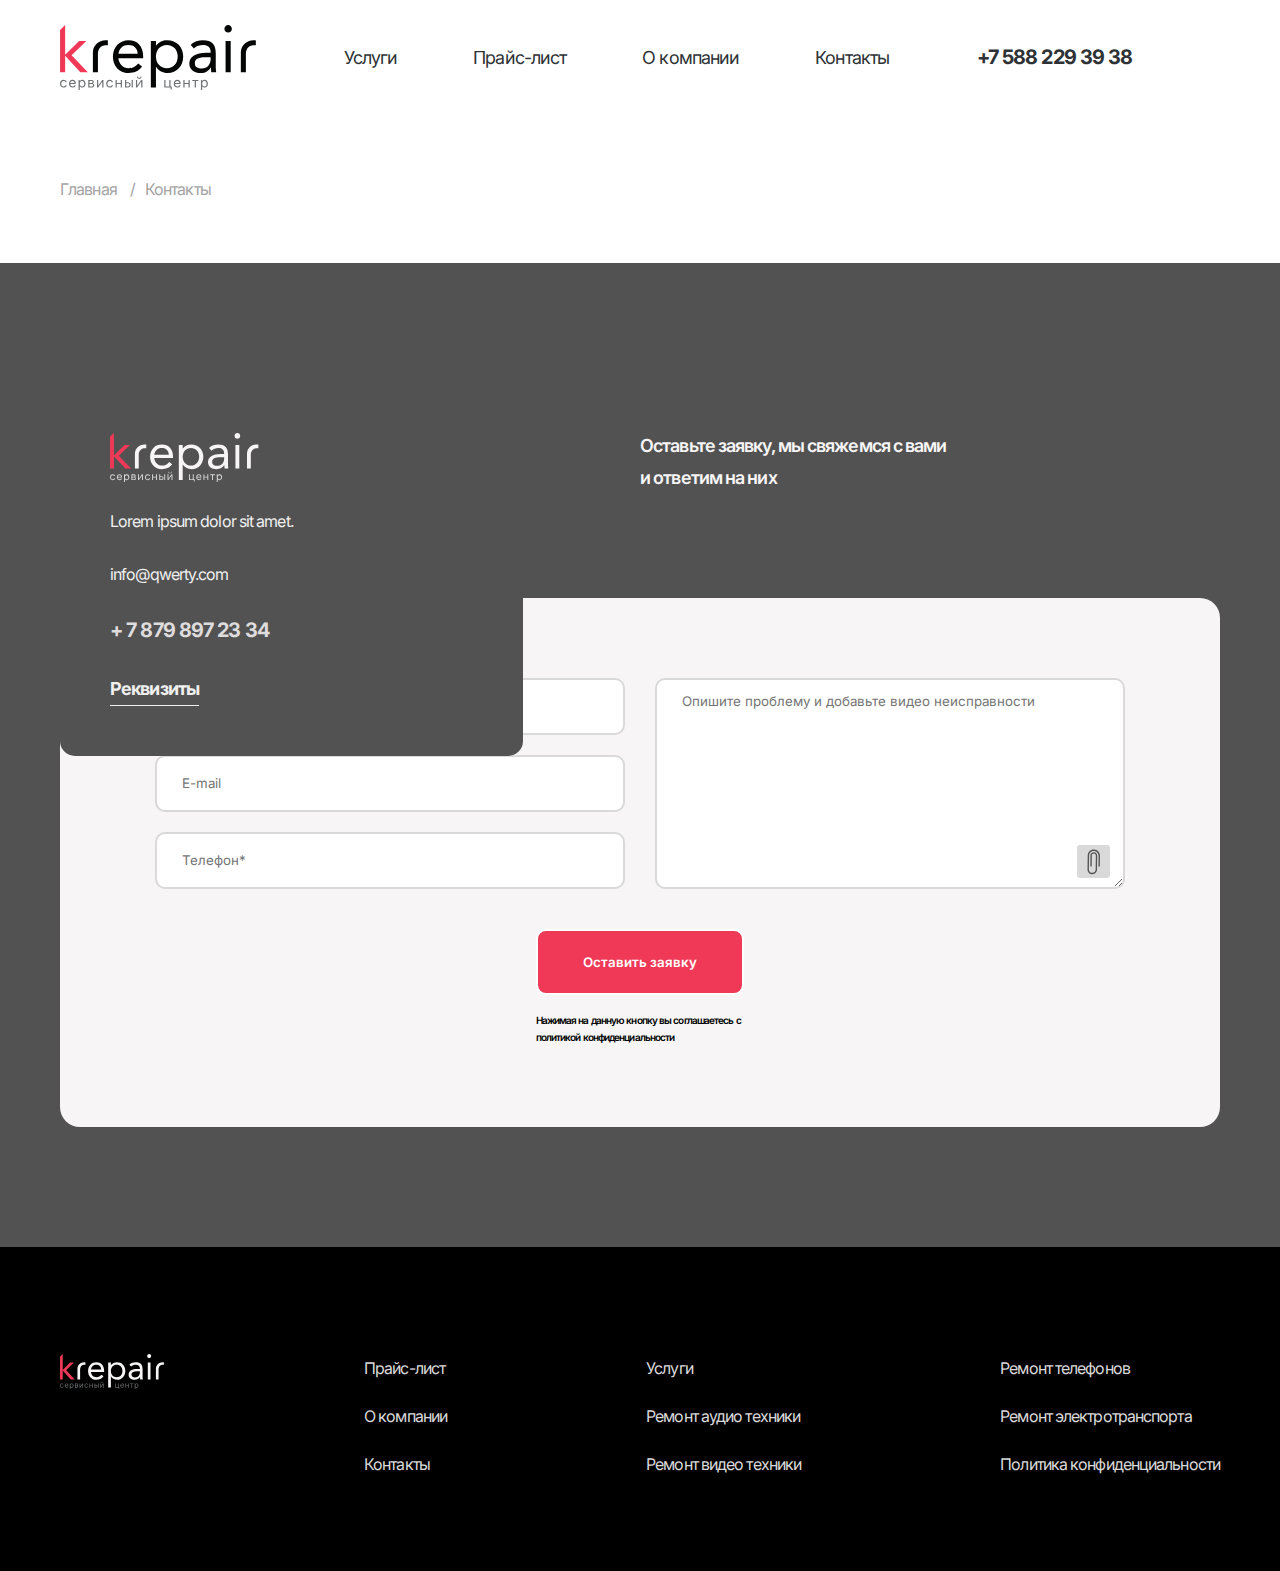
<file: contacts.html>
<!DOCTYPE html>
<html lang="ru">
   <head>
   <meta charset="UTF-8">
   <meta http-equiv="X-UA-Compatible" content="IE=edge">
   <meta name="viewport" content="width=device-width, initial-scale=1.0">
   <link rel="stylesheet" href="css/style.min.css?_v=20221112145352">
   <title>Контакты</title>
</head>
<body>
   <div class="wrapper">
   <header class="header">
   <div class="header__container">
      <a href="index.html" class="header__logo">
         <img src="img/header/logo.svg" alt="logo">
      </a>
      <div class="header__menu menu">
         <nav class="menu__body">
            <a href="index.html" class="menu__logo-active">
               <img src="img/footer/logo.svg" alt="">
            </a>
            <ul class="menu__list">
               <li class="menu__item"><a href="services.html" class="menu__link">Услуги </a>
               <li class="menu__item menu__item-active"><a href="" class="menu__link">Ремонт аудио техники</a>
               <li class="menu__item menu__item-active"><a href="" class="menu__link">Ремонт видео техники</a>
               <li class="menu__item menu__item-active"><a href="" class="menu__link">Ремонт телефонов</a>
               <li class="menu__item menu__item-active"><a href="" class="menu__link">Ремонт электротранспорта</a>

               </li>
               <li class="menu__item"><a href="priceList.html" class="menu__link">Прайс-лист </a>
               </li>
               <li class="menu__item"><a href="aboutCompany.html" class="menu__link">О компании </a>
               </li>
               <li class="menu__item"><a href="contacts.html" class="menu__link">Контакты </a>
               </li>
            </ul>
         </nav>
      </div>
      <a href="tel:+75882293938" class="header__number">+7 588 229 39 38</a>
      <div class="menu__icon">
         <span></span>
      </div>
   </div>
</header>
   <main class="main">
      <div class="breadcrumbs__container">
         <ul class="breadcrumbs">
            <li class="breadcrumbs__item">
               <a href="index.html" class="breadcrumbs__link">Главная</a>
            </li>
            <li class="breadcrumbs__item">
               <a href="#" class="breadcrumbs__link">Контакты</a>
            </li>
         </ul>
      </div>
      <section class="map">
         <div class="map__container">
            <div class="map__info">
               <div class="map__logo">
                  <img src="img/main-page/logo-white.svg" alt="">
               </div>
               <div class="map__address">Lorem ipsum dolor sit amet.</div>
               <div class="map__mail">info@qwerty.com</div>
               <div class="map__number">+ 7 879 897 23 34</div>
               <div class="map__requisites"><a href="requisites.html">Реквизиты</a></div>
            </div>
         </div>
         <script type="text/javascript" charset="utf-8" async
            src="https://api-maps.yandex.ru/services/constructor/1.0/js/?um=constructor%3A7180a4f8940200bd3ab32629864c7191b720f9aa7aa25284ce6ae5a6658f02fe&amp;width=100%25&amp;height=669&amp;lang=ru_RU&amp;scroll=true&_v=20221112145352"></script>
      </section>
      <section class="form">
         <div class="form__container">
            <div class="form__top">
               <div class="form__title title">У вас остались <br><span>вопросы?</span></div>
               <div class="form__text">Оставьте заявку, мы свяжемся с вами и ответим на них</div>
            </div>
            <form action="#" class="form__body" id="form">
               <div class="form__main">
                  <div class="form__info">
                     <div class="form__item">
                        <input placeholder="Ваше имя" name="name" id="formName" type="text" class="form__input">
                     </div>
                     <div class="form__item">
                        <input placeholder="E-mail" name="email" id="formEmail" type="text" class="form__input">
                     </div>
                     <div class="form__item">
                        <input placeholder="Телефон*" name="number" id="formNumber" type="text" class="form__input">
                     </div>
                  </div>
                  <div class="form__message">
                     <div class="file__item">
                        <textarea name="message" class="form__input"
                           placeholder="Опишите проблему и добавьте видео неисправности"></textarea>
                        <div class="file__button">
                           <input type="file" name="video" class="file__input">
                           <img src="img/main-page/form/file.svg" alt="">
                        </div>

                        <div class="file__preview">

                        </div>
                     </div>
                  </div>
               </div>
               <div class="form__confirm">
                  <button class="form__button button-request" type="submit">Оставить заявку</button>
                  <div class="form__conf">
                     Нажимая на данную кнопку вы соглашаетесь с политикой конфиденциальности
                  </div>
               </div>
            </form>
         </div>
      </section>
      
   </main>
   <footer class="footer">
   <div class="footer__container">
      <div class="footer__logo">
         <img src="img/footer/logo.svg" alt="">
      </div>
         <ul class="footer__column">
            <li class="footer__link"><a href="#">Прайс-лист</a></li>
            <li class="footer__link"><a href="#">О компании</a></li>
            <li class="footer__link"><a href="#">Контакты</a></li>
         </ul>
         <ul class="footer__column">
            <li class="footer__link"><a href="#">Услуги</a></li>
            <li class="footer__link"><a href="#">Ремонт аудио техники</a></li>
            <li class="footer__link"><a href="#">Ремонт видео техники</a></li>
         </ul>
         <ul class="footer__column">
            <li class="footer__link"><a href="#">Ремонт телефонов</a></li>
            <li class="footer__link"><a href="#">Ремонт электротранспорта</a></li>
            <li class="footer__link"><a href="#">Политика конфиденциальности</a></li>
         </ul>
      
   </div>
</footer>

   </div>
   <script src="https://code.jquery.com/jquery-3.6.1.min.js?_v=20221112145352"></script>
   <script src="js/app.min.js?_v=20221112145352"></script>
</body>
</html>
</file>
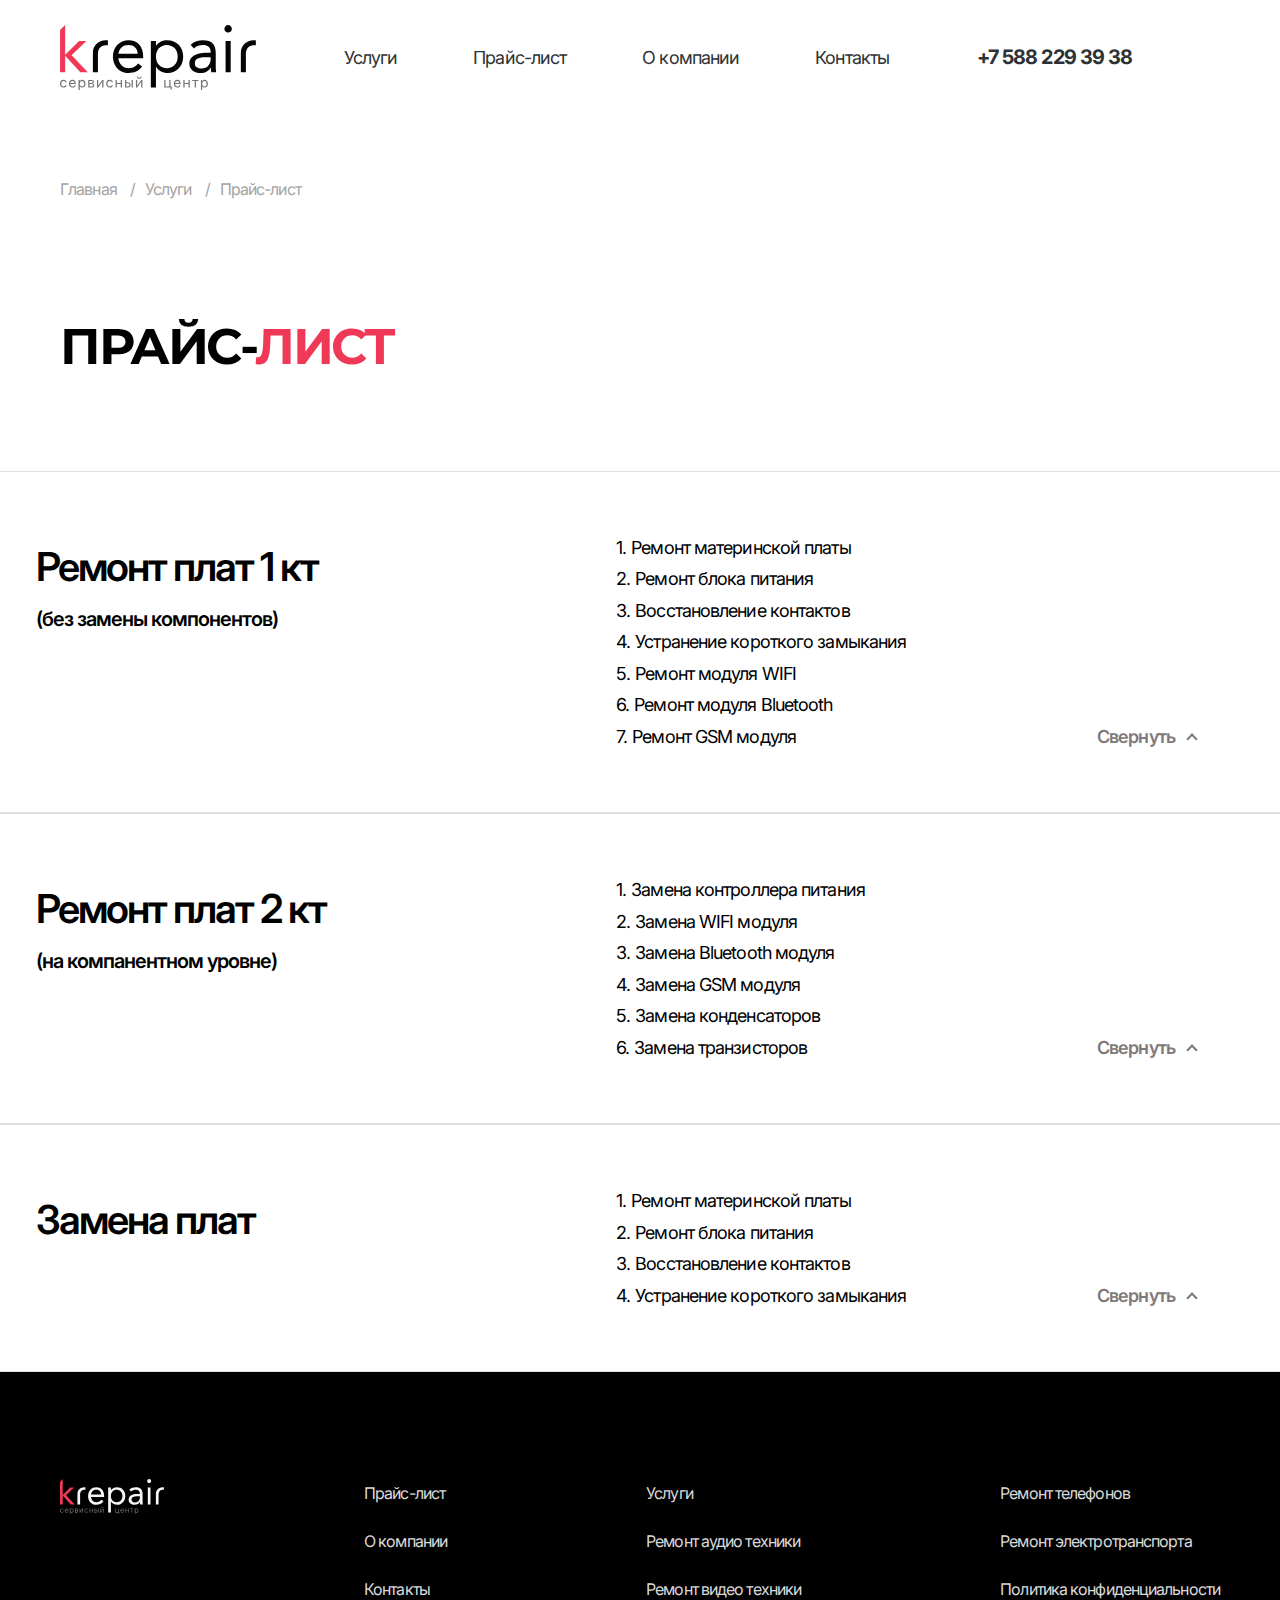
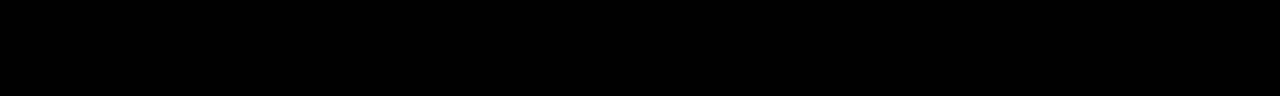
<file: priceList.html>
<!DOCTYPE html>
<html lang="ru">
   <head>
   <meta charset="UTF-8">
   <meta http-equiv="X-UA-Compatible" content="IE=edge">
   <meta name="viewport" content="width=device-width, initial-scale=1.0">
   <link rel="stylesheet" href="css/style.min.css?_v=20221112145352">
   <title>Прайс-лист</title>
</head>
<body>
   <div class="wrapper">
   <header class="header">
   <div class="header__container">
      <a href="index.html" class="header__logo">
         <img src="img/header/logo.svg" alt="logo">
      </a>
      <div class="header__menu menu">
         <nav class="menu__body">
            <a href="index.html" class="menu__logo-active">
               <img src="img/footer/logo.svg" alt="">
            </a>
            <ul class="menu__list">
               <li class="menu__item"><a href="services.html" class="menu__link">Услуги </a>
               <li class="menu__item menu__item-active"><a href="" class="menu__link">Ремонт аудио техники</a>
               <li class="menu__item menu__item-active"><a href="" class="menu__link">Ремонт видео техники</a>
               <li class="menu__item menu__item-active"><a href="" class="menu__link">Ремонт телефонов</a>
               <li class="menu__item menu__item-active"><a href="" class="menu__link">Ремонт электротранспорта</a>

               </li>
               <li class="menu__item"><a href="priceList.html" class="menu__link">Прайс-лист </a>
               </li>
               <li class="menu__item"><a href="aboutCompany.html" class="menu__link">О компании </a>
               </li>
               <li class="menu__item"><a href="contacts.html" class="menu__link">Контакты </a>
               </li>
            </ul>
         </nav>
      </div>
      <a href="tel:+75882293938" class="header__number">+7 588 229 39 38</a>
      <div class="menu__icon">
         <span></span>
      </div>
   </div>
</header>
   <main class="main main-error">
         <div class="breadcrumbs__container">
            <ul class="breadcrumbs">
               <li class="breadcrumbs__item">
                  <a href="index.html" class="breadcrumbs__link">Главная</a>
               </li>
               <li class="breadcrumbs__item">
                  <a href="services.html" class="breadcrumbs__link">Услуги</a>
               </li>
               <li class="breadcrumbs__item">
                  <a href="repairAudio.html" class="breadcrumbs__link">Прайс-лист</a>
               </li>
            </ul>
      </div>
      <section class="price-list">
         <div class="price-list__container">
            <h1 class="price-list__title">
               Прайс-<span>лист</span>
            </h1>
         </div>
            <div class="price-list__content">
               <ul class="price-list__items">
                  <li class="price-list__item item-price">
                     <div class="item-price-header">
                        <div class="price-list__container">
                           <div class="item-price__left">
                              <div class="item-price-header__name">Ремонт плат 1 кт </div>
                              <div class="item-price-header__explain">(без замены компонентов)</div>
                           </div>
                           <div class="item-price__right">
                              <ol class="item-price-header__list list-header-price">
                                 <li class="list-header-price__item">Ремонт материнской платы</li>
                                 <li class="list-header-price__item">Ремонт блока питания
                                 </li>
                                 <li class="list-header-price__item">Восстановление контактов
                                 </li>
                                 <li class="list-header-price__item">Устранение короткого замыкания
                                 </li>
                                 <li class="list-header-price__item">Ремонт модуля WIFI
                                 </li>
                                 <li class="list-header-price__item">Ремонт модуля Bluetooth</li>
                                 <li class="list-header-price__item">Ремонт GSM модуля</li>
                              </ol>
                              <div class="item-price-header__lever">
                                 Свернуть
                              </div>
                           </div>
                        </div>
                     </div>
                        <div class="item-price-body">
                           <div class="price-list__container">
                              <div class="item-price__left">
                                 <div class="item-price-body__top top-body-price">
                                    <div class="top-body-price__category">Категория техники</div> 
                                 </div>
                                 <div class="item-price-body__main main-body-price">
                                    <div class="main-body-price__name">Простой </div>
                                    <div class="main-body-price__description">разборка/ремонт/сборка/проверка, менее 1 часа работы мастера</div>
                                 </div>
                                 <div class="item-price-body__main main-body-price">
                                    <div class="main-body-price__name">Средний </div>
                                    <div class="main-body-price__description">разборка/ремонт/сборка/проверка, менее 1 часа работы мастера</div>
                                 </div>
                                 <div class="item-price-body__main main-body-price">
                                    <div class="main-body-price__name">Сложный </div>
                                    <div class="main-body-price__description">разборка/ремонт/сборка/проверка, менее 1 часа работы мастера</div>
                                 </div>
                              </div>
                              <div class="item-price__right">
                                 <div class="item-price-body__top">
                                    <div class="top-body-price__item">
                                       до 15 <br> Любитель
                                    </div>
                                    <div class="top-body-price__item">
                                       15-40 <br> Полупрофи
                                    </div>
                                    <div class="top-body-price__item">
                                       от 40 <br> Профи
                                    </div>
                                 </div>
                                 <div class="item-price-body__main">
                                    <div class="main-body-price__row">
                                       <div class="main-body-price__number">1000</div>
                                       <div class="main-body-price__number">3000</div>
                                       <div class="main-body-price__number">6900</div>
                                    </div>
                                    <div class="main-body-price__row">
                                       <div class="main-body-price__number">1000</div>
                                       <div class="main-body-price__number">3000</div>
                                       <div class="main-body-price__number">6900</div>
                                    </div>
                                    <div class="main-body-price__row">
                                       <div class="main-body-price__number">1000</div>
                                       <div class="main-body-price__number">3000</div>
                                       <div class="main-body-price__number">6900</div>
                                    </div>
                                 </div>
                              </div>
                           </div>
                        </div>
                  </li>
                  <li class="price-list__item item-price">
                     <div class="item-price-header">
                        <div class="price-list__container">
                           <div class="item-price__left">
                              <div class="item-price-header__name">Ремонт плат 2 кт </div>
                              <div class="item-price-header__explain">(на компанентном уровне)</div>
                           </div>
                           <div class="item-price__right">
                              <ol class="item-price-header__list list-header-price">
                                 <li class="list-header-price__item">Замена контроллера питания
                                 </li>
                                 <li class="list-header-price__item">Замена WIFI модуля

                                 </li>
                                 <li class="list-header-price__item">Замена Bluetooth модуля

                                 </li>
                                 <li class="list-header-price__item">Замена GSM модуля
                                 </li>
                                 <li class="list-header-price__item">Замена конденсаторов
                                 </li>
                                 <li class="list-header-price__item">Замена транзисторов
                                 </li>
                              </ol>
                              <div class="item-price-header__lever">
                                 Свернуть
                              </div>
                           </div>
                        </div>
                     </div>
                        <div class="item-price-body">
                           <div class="price-list__container">
                              <div class="item-price__left">
                                 <div class="item-price-body__top top-body-price">
                                    <div class="top-body-price__category">Категория техники</div> 
                                 </div>
                                 <div class="item-price-body__main main-body-price">
                                    <div class="main-body-price__name">Простой </div>
                                    <div class="main-body-price__description">разборка/ремонт/сборка/проверка, менее 1 часа работы мастера</div>
                                 </div>
                                 <div class="item-price-body__main main-body-price">
                                    <div class="main-body-price__name">Средний </div>
                                    <div class="main-body-price__description">разборка/ремонт/сборка/проверка, менее 1 часа работы мастера</div>
                                 </div>
                                 <div class="item-price-body__main main-body-price">
                                    <div class="main-body-price__name">Сложный </div>
                                    <div class="main-body-price__description">разборка/ремонт/сборка/проверка, менее 1 часа работы мастера</div>
                                 </div>
                              </div>
                              <div class="item-price__right">
                                 <div class="item-price-body__top">
                                    <div class="top-body-price__item">
                                       до 15 <br> Любитель
                                    </div>
                                    <div class="top-body-price__item">
                                       15-40 <br> Полупрофи
                                    </div>
                                    <div class="top-body-price__item">
                                       от 40 <br> Профи
                                    </div>
                                 </div>
                                 <div class="item-price-body__main">
                                    <div class="main-body-price__row">
                                       <div class="main-body-price__number">1000</div>
                                       <div class="main-body-price__number">3000</div>
                                       <div class="main-body-price__number">6900</div>
                                    </div>
                                    <div class="main-body-price__row">
                                       <div class="main-body-price__number">1000</div>
                                       <div class="main-body-price__number">3000</div>
                                       <div class="main-body-price__number">6900</div>
                                    </div>
                                    <div class="main-body-price__row">
                                       <div class="main-body-price__number">1000</div>
                                       <div class="main-body-price__number">3000</div>
                                       <div class="main-body-price__number">6900</div>
                                    </div>
                                 </div>
                              </div>
                           </div>
                        </div>
                  </li>
                  <li class="price-list__item item-price">
                     <div class="item-price-header">
                        <div class="price-list__container">
                           <div class="item-price__left">
                              <div class="item-price-header__name">Замена плат  </div>
                           </div>
                           <div class="item-price__right">
                              <ol class="item-price-header__list list-header-price">
                                 <li class="list-header-price__item">Ремонт материнской платы</li>
                                 <li class="list-header-price__item">Ремонт блока питания
                                 </li>
                                 <li class="list-header-price__item">Восстановление контактов
                                 </li>
                                 <li class="list-header-price__item">Устранение короткого замыкания
                                 </li>
                              </ol>
                              <div class="item-price-header__lever">
                                 Свернуть
                              </div>
                           </div>
                        </div>
                     </div>
                        <div class="item-price-body">
                           <div class="price-list__container">
                              <div class="item-price__left">
                                 <div class="item-price-body__top top-body-price">
                                    <div class="top-body-price__category">Категория техники</div> 
                                 </div>
                                 <div class="item-price-body__main main-body-price">
                                    <div class="main-body-price__name">Простой </div>
                                    <div class="main-body-price__description">разборка/ремонт/сборка/проверка, менее 1 часа работы мастера</div>
                                 </div>
                                 <div class="item-price-body__main main-body-price">
                                    <div class="main-body-price__name">Средний </div>
                                    <div class="main-body-price__description">разборка/ремонт/сборка/проверка, менее 1 часа работы мастера</div>
                                 </div>
                                 <div class="item-price-body__main main-body-price">
                                    <div class="main-body-price__name">Сложный </div>
                                    <div class="main-body-price__description">разборка/ремонт/сборка/проверка, менее 1 часа работы мастера</div>
                                 </div>
                              </div>
                              <div class="item-price__right">
                                 <div class="item-price-body__top">
                                    <div class="top-body-price__item">
                                       до 15 <br> Любитель
                                    </div>
                                    <div class="top-body-price__item">
                                       15-40 <br> Полупрофи
                                    </div>
                                    <div class="top-body-price__item">
                                       от 40 <br> Профи
                                    </div>
                                 </div>
                                 <div class="item-price-body__main">
                                    <div class="main-body-price__row">
                                       <div class="main-body-price__number">1000</div>
                                       <div class="main-body-price__number">3000</div>
                                       <div class="main-body-price__number">6900</div>
                                    </div>
                                    <div class="main-body-price__row">
                                       <div class="main-body-price__number">1000</div>
                                       <div class="main-body-price__number">3000</div>
                                       <div class="main-body-price__number">6900</div>
                                    </div>
                                    <div class="main-body-price__row">
                                       <div class="main-body-price__number">1000</div>
                                       <div class="main-body-price__number">3000</div>
                                       <div class="main-body-price__number">6900</div>
                                    </div>
                                 </div>
                              </div>
                           </div>
                        </div>
                  </li>
               </ul>
            </div>
      </section>
   </main>
   <footer class="footer">
   <div class="footer__container">
      <div class="footer__logo">
         <img src="img/footer/logo.svg" alt="">
      </div>
         <ul class="footer__column">
            <li class="footer__link"><a href="#">Прайс-лист</a></li>
            <li class="footer__link"><a href="#">О компании</a></li>
            <li class="footer__link"><a href="#">Контакты</a></li>
         </ul>
         <ul class="footer__column">
            <li class="footer__link"><a href="#">Услуги</a></li>
            <li class="footer__link"><a href="#">Ремонт аудио техники</a></li>
            <li class="footer__link"><a href="#">Ремонт видео техники</a></li>
         </ul>
         <ul class="footer__column">
            <li class="footer__link"><a href="#">Ремонт телефонов</a></li>
            <li class="footer__link"><a href="#">Ремонт электротранспорта</a></li>
            <li class="footer__link"><a href="#">Политика конфиденциальности</a></li>
         </ul>
      
   </div>
</footer>

   </div>
   <script src="https://code.jquery.com/jquery-3.6.1.min.js?_v=20221112145352"></script>
   <script src="js/app.min.js?_v=20221112145352"></script>
</body>
</html>
</file>
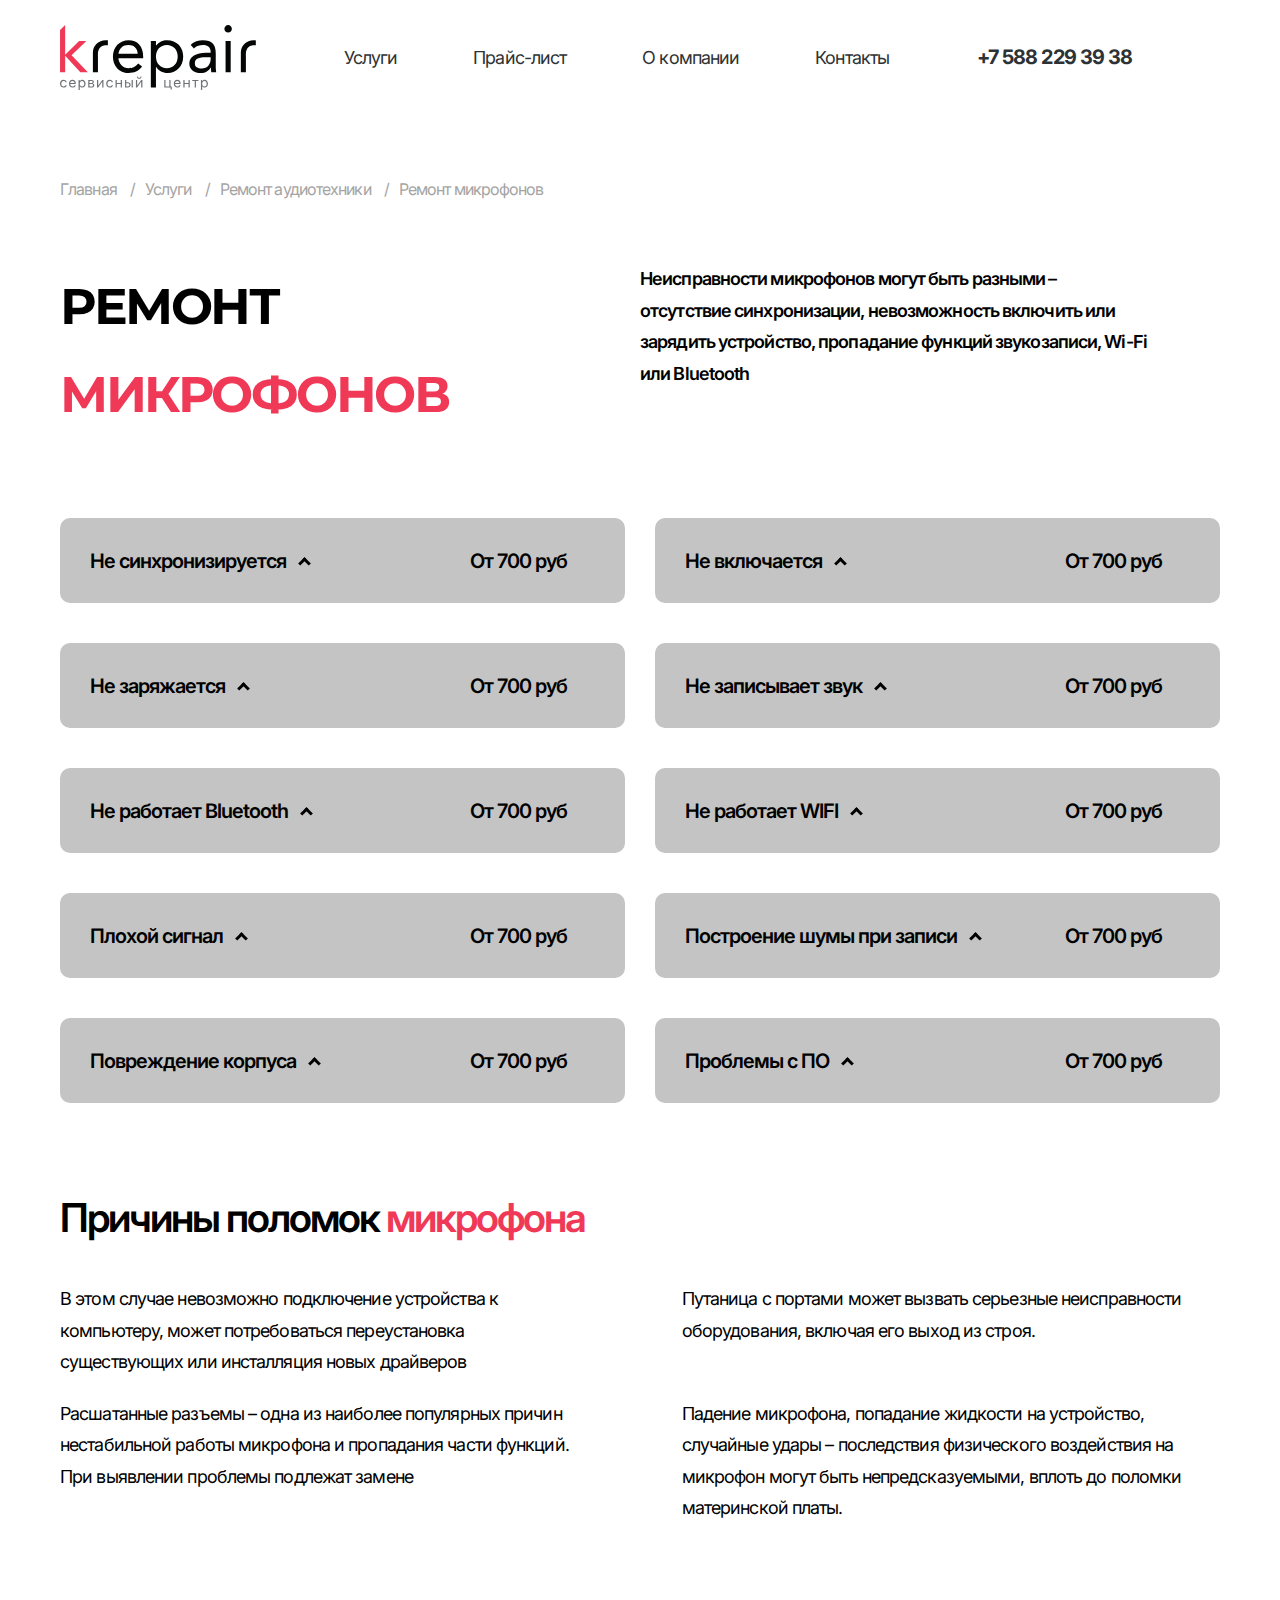
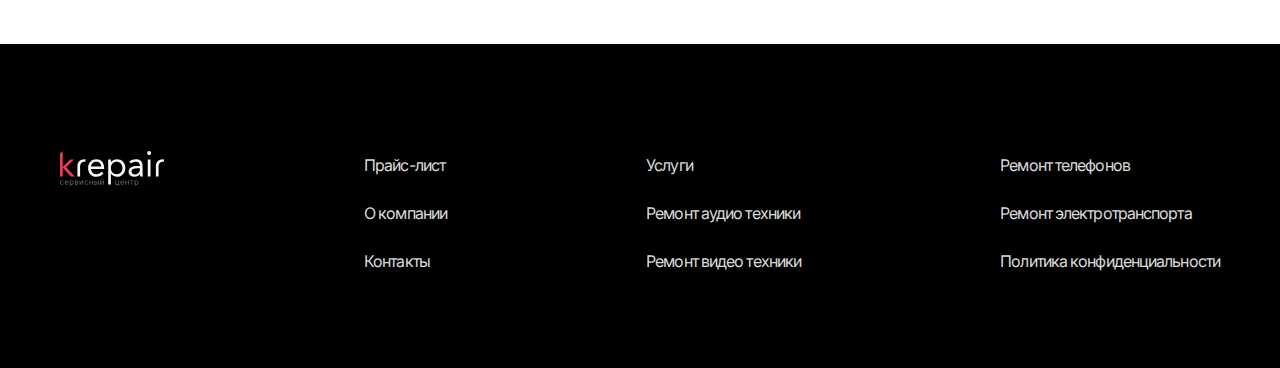
<file: repair-microphone.html>
<!DOCTYPE html>
<html lang="ru">
   <head>
   <meta charset="UTF-8">
   <meta http-equiv="X-UA-Compatible" content="IE=edge">
   <meta name="viewport" content="width=device-width, initial-scale=1.0">
   <link rel="stylesheet" href="css/style.min.css?_v=20221112145352">
   <title>Ремонт микрофонов</title>
</head>
<body>
   <div class="wrapper">
   <header class="header">
   <div class="header__container">
      <a href="index.html" class="header__logo">
         <img src="img/header/logo.svg" alt="logo">
      </a>
      <div class="header__menu menu">
         <nav class="menu__body">
            <a href="index.html" class="menu__logo-active">
               <img src="img/footer/logo.svg" alt="">
            </a>
            <ul class="menu__list">
               <li class="menu__item"><a href="services.html" class="menu__link">Услуги </a>
               <li class="menu__item menu__item-active"><a href="" class="menu__link">Ремонт аудио техники</a>
               <li class="menu__item menu__item-active"><a href="" class="menu__link">Ремонт видео техники</a>
               <li class="menu__item menu__item-active"><a href="" class="menu__link">Ремонт телефонов</a>
               <li class="menu__item menu__item-active"><a href="" class="menu__link">Ремонт электротранспорта</a>

               </li>
               <li class="menu__item"><a href="priceList.html" class="menu__link">Прайс-лист </a>
               </li>
               <li class="menu__item"><a href="aboutCompany.html" class="menu__link">О компании </a>
               </li>
               <li class="menu__item"><a href="contacts.html" class="menu__link">Контакты </a>
               </li>
            </ul>
         </nav>
      </div>
      <a href="tel:+75882293938" class="header__number">+7 588 229 39 38</a>
      <div class="menu__icon">
         <span></span>
      </div>
   </div>
</header>
   <main class="main main-error">
         <div class="breadcrumbs__container">
            <ul class="breadcrumbs">
               <li class="breadcrumbs__item">
                  <a href="index.html" class="breadcrumbs__link">Главная</a>
               </li>
               <li class="breadcrumbs__item">
                  <a href="services.html" class="breadcrumbs__link">Услуги</a>
               </li>
               <li class="breadcrumbs__item">
                  <a href="repairAudio.html" class="breadcrumbs__link">Ремонт аудиотехники</a>
               </li>
               <li class="breadcrumbs__item">
                  <a href="#" class="breadcrumbs__link">Ремонт микрофонов</a>
               </li>
            </ul>
      </div>
      <section class="page-title__micro">
         <div class="page-title__container">
            <h1 class="title-page">
               Ремонт <span>Микрофонов</span>
            </h1>
            <div class="title-text">
               Неисправности микрофонов могут быть разными – отсутствие синхронизации, невозможность включить или зарядить устройство, пропадание функций звукозаписи, Wi-Fi или Bluetooth 
            </div>
         </div>
      </section>
      <section class="problems">
         <div class="problems__container">
            <ul class="problems__list">
               <div class="problems__row">
                  <li class="problems__item item-problem">
                     <div class="item-problem__top">
                        <div class="item-problem__name">
                           Не синхронизируется
                        </div>
                        <div class="item-problem__price">
                           От  700 руб
                        </div>
                     </div>
                     <div class="item-problem__body body-problem">
                        <div class="body-problem__row">
                           <div class="body-problem__name">Прошивка</div>
                           <div class="body-problem__price">От  800 руб</div>
                        </div>
                        <div class="body-problem__row">
                           <div class="body-problem__name">Восстановление контактов</div>
                           <div class="body-problem__price">От 1000 руб</div>
                        </div>
                        <div class="body-problem__row">
                           <div class="body-problem__name">Устранение короткого замыкания</div>
                           <div class="body-problem__price">От  800 руб</div>
                        </div>
                        <div class="body-problem__row">
                           <div class="body-problem__name">Ремонт модуля Bluetooth</div>
                           <div class="body-problem__price">От  800 руб</div>
                        </div>
                        <div class="body-problem__row">
                           <div class="body-problem__name">Замена шлейфов / разъемов</div>
                           <div class="body-problem__price">От  800 руб</div>
                        </div>
                        <div class="body-problem__row">
                           <div class="body-problem__name">Замена материнской платы</div>
                           <div class="body-problem__price">От  800 руб</div>
                        </div>
                        <div class="body-problem__buttons">
                           <div class="button-get">Получить консультацию</div>
                           <div class="button-price">Смотреть прайс-лист</div>
                        </div>
                     </div>
                  </li>
                  <li class="problems__item item-problem">
                     <div class="item-problem__top">
                        <div class="item-problem__name">
                           Не включается
                        </div>
                        <div class="item-problem__price">
                           От  700 руб
                        </div>
                     </div>
                     <div class="item-problem__body body-problem">
                        <div class="body-problem__row">
                           <div class="body-problem__name">Ремонт блока питания
                           </div>
                           <div class="body-problem__price">От  800 руб</div>
                        </div>
                        <div class="body-problem__row">
                           <div class="body-problem__name">Восстановление контактов</div>
                           <div class="body-problem__price">От 1000 руб</div>
                        </div>
                        <div class="body-problem__row">
                           <div class="body-problem__name">Устранение короткого замыкания</div>
                           <div class="body-problem__price">От  800 руб</div>
                        </div>
                        <div class="body-problem__row">
                           <div class="body-problem__name">Ремонт модуля Bluetooth</div>
                           <div class="body-problem__price">От  800 руб</div>
                        </div>
                        <div class="body-problem__row">
                           <div class="body-problem__name">Замена шлейфов / разъемов</div>
                           <div class="body-problem__price">От  800 руб</div>
                        </div>
                        <div class="body-problem__row">
                           <div class="body-problem__name">Замена материнской платы</div>
                           <div class="body-problem__price">От  800 руб</div>
                        </div>
                        <div class="body-problem__buttons">
                           <div class="button-get">Получить консультацию</div>
                           <div class="button-price">Смотреть прайс-лист</div>
                        </div>
                     </div>
                  </li>
               </div>
               <div class="problems__row">
                  <li class="problems__item item-problem">
                     <div class="item-problem__top">
                        <div class="item-problem__name">
                           Не заряжается
                        </div>
                        <div class="item-problem__price">
                           От  700 руб
                        </div>
                     </div>
                     <div class="item-problem__body body-problem">
                        <div class="body-problem__row">
                           <div class="body-problem__name">Замена контроллера питания</div>
                           <div class="body-problem__price">От  800 руб</div>
                        </div>
                        <div class="body-problem__row">
                           <div class="body-problem__name">Восстановление контактов</div>
                           <div class="body-problem__price">От 1000 руб</div>
                        </div>
                        <div class="body-problem__row">
                           <div class="body-problem__name">Устранение короткого замыкания</div>
                           <div class="body-problem__price">От  800 руб</div>
                        </div>
                        <div class="body-problem__row">
                           <div class="body-problem__name">Ремонт модуля Bluetooth</div>
                           <div class="body-problem__price">От  800 руб</div>
                        </div>
                        <div class="body-problem__row">
                           <div class="body-problem__name">Замена шлейфов / разъемов</div>
                           <div class="body-problem__price">От  800 руб</div>
                        </div>
                        <div class="body-problem__row">
                           <div class="body-problem__name">Замена материнской платы</div>
                           <div class="body-problem__price">От  800 руб</div>
                        </div>
                        <div class="body-problem__buttons">
                           <div class="button-get">Получить консультацию</div>
                           <div class="button-price">Смотреть прайс-лист</div>
                        </div>
                     </div>
                  </li>
                  <li class="problems__item item-problem">
                     <div class="item-problem__top">
                        <div class="item-problem__name">
                           Не записывает звук
                        </div>
                        <div class="item-problem__price">
                           От  700 руб
                        </div>
                     </div>
                  </li>
               </div>
               <div class="problems__row">
                  <li class="problems__item item-problem">
                     <div class="item-problem__top">
                        <div class="item-problem__name">
                           Не работает Bluetooth
                        </div>
                        <div class="item-problem__price">
                           От  700 руб
                        </div>
                     </div>
                  </li>
                  <li class="problems__item item-problem">
                     <div class="item-problem__top">
                        <div class="item-problem__name">
                           Не работает WIFI
                        </div>
                        <div class="item-problem__price">
                           От  700 руб
                        </div>
                     </div>
                     <div class="item-problem__body body-problem">
                        <div class="body-problem__row">
                           <div class="body-problem__name">Ремонт модуля WIFI
                           </div>
                           <div class="body-problem__price">От  800 руб</div>
                        </div>
                        <div class="body-problem__row">
                           <div class="body-problem__name">Восстановление контактов</div>
                           <div class="body-problem__price">От 1000 руб</div>
                        </div>
                        <div class="body-problem__row">
                           <div class="body-problem__name">Устранение короткого замыкания</div>
                           <div class="body-problem__price">От  800 руб</div>
                        </div>
                        <div class="body-problem__row">
                           <div class="body-problem__name">Ремонт модуля Bluetooth</div>
                           <div class="body-problem__price">От  800 руб</div>
                        </div>
                        <div class="body-problem__row">
                           <div class="body-problem__name">Замена шлейфов / разъемов</div>
                           <div class="body-problem__price">От  800 руб</div>
                        </div>
                        <div class="body-problem__row">
                           <div class="body-problem__name">Замена материнской платы</div>
                           <div class="body-problem__price">От  800 руб</div>
                        </div>
                        <div class="body-problem__buttons">
                           <div class="button-get">Получить консультацию</div>
                           <div class="button-price">Смотреть прайс-лист</div>
                        </div>
                     </div>
                  </li>
               </div>
               <div class="problems__row">
                  <li class="problems__item item-problem">
                     <div class="item-problem__top">
                        <div class="item-problem__name">
                           Плохой сигнал
                        </div>
                        <div class="item-problem__price">
                           От  700 руб
                        </div>
                     </div>
                  </li>
                  <li class="problems__item item-problem">
                     <div class="item-problem__top">
                        <div class="item-problem__name">
                           Построение шумы при записи
                        </div>
                        <div class="item-problem__price">
                           От  700 руб
                        </div>
                     </div>
                  </li>
               </div>
               <div class="problems__row">
                  <li class="problems__item item-problem">
                     <div class="item-problem__top">
                        <div class="item-problem__name">
                           Повреждение корпуса
                        </div>
                        <div class="item-problem__price">
                           От  700 руб
                        </div>
                     </div>
                  </li>
                  <li class="problems__item item-problem">
                     <div class="item-problem__top">
                        <div class="item-problem__name">
                           Проблемы с ПО
                        </div>
                        <div class="item-problem__price">
                           От  700 руб
                        </div>
                     </div>
                  </li>
               </div>
            </ul>
         </div>
      </section>
      <section class="reasons">
         <div class="reasons__container">
            <div class="descr-block__title">
               Причины поломок <span>микрофона</span>
            </div>
            <ul class="descr-block__content">
               <div class="descr-block__row">
                  <li class="descr-block__text">
                     В этом случае невозможно подключение устройства к компьютеру, может потребоваться переустановка существующих или инсталляция новых драйверов
                  </li>
                  <li class="descr-block__text">
                     Путаница с портами может вызвать серьезные неисправности оборудования, включая его выход из строя.
                  </li>
               </div>
               <div class="descr-block__row">
                  <li class="descr-block__text">
                     Расшатанные разъемы – одна из наиболее популярных причин нестабильной работы микрофона и пропадания части функций. При выявлении проблемы подлежат замене
                  </li>
                  <li class="descr-block__text">
                     Падение микрофона, попадание жидкости на устройство, случайные удары – последствия физического воздействия на микрофон могут быть непредсказуемыми, вплоть до поломки материнской платы.
                  </li>
               </div>
            </ul>
         </div>
      </section>
   </main>
   <footer class="footer">
   <div class="footer__container">
      <div class="footer__logo">
         <img src="img/footer/logo.svg" alt="">
      </div>
         <ul class="footer__column">
            <li class="footer__link"><a href="#">Прайс-лист</a></li>
            <li class="footer__link"><a href="#">О компании</a></li>
            <li class="footer__link"><a href="#">Контакты</a></li>
         </ul>
         <ul class="footer__column">
            <li class="footer__link"><a href="#">Услуги</a></li>
            <li class="footer__link"><a href="#">Ремонт аудио техники</a></li>
            <li class="footer__link"><a href="#">Ремонт видео техники</a></li>
         </ul>
         <ul class="footer__column">
            <li class="footer__link"><a href="#">Ремонт телефонов</a></li>
            <li class="footer__link"><a href="#">Ремонт электротранспорта</a></li>
            <li class="footer__link"><a href="#">Политика конфиденциальности</a></li>
         </ul>
      
   </div>
</footer>

   </div>
   <script src="https://code.jquery.com/jquery-3.6.1.min.js?_v=20221112145352"></script>
   <script src="js/app.min.js?_v=20221112145352"></script>
</body>
</html>
</file>
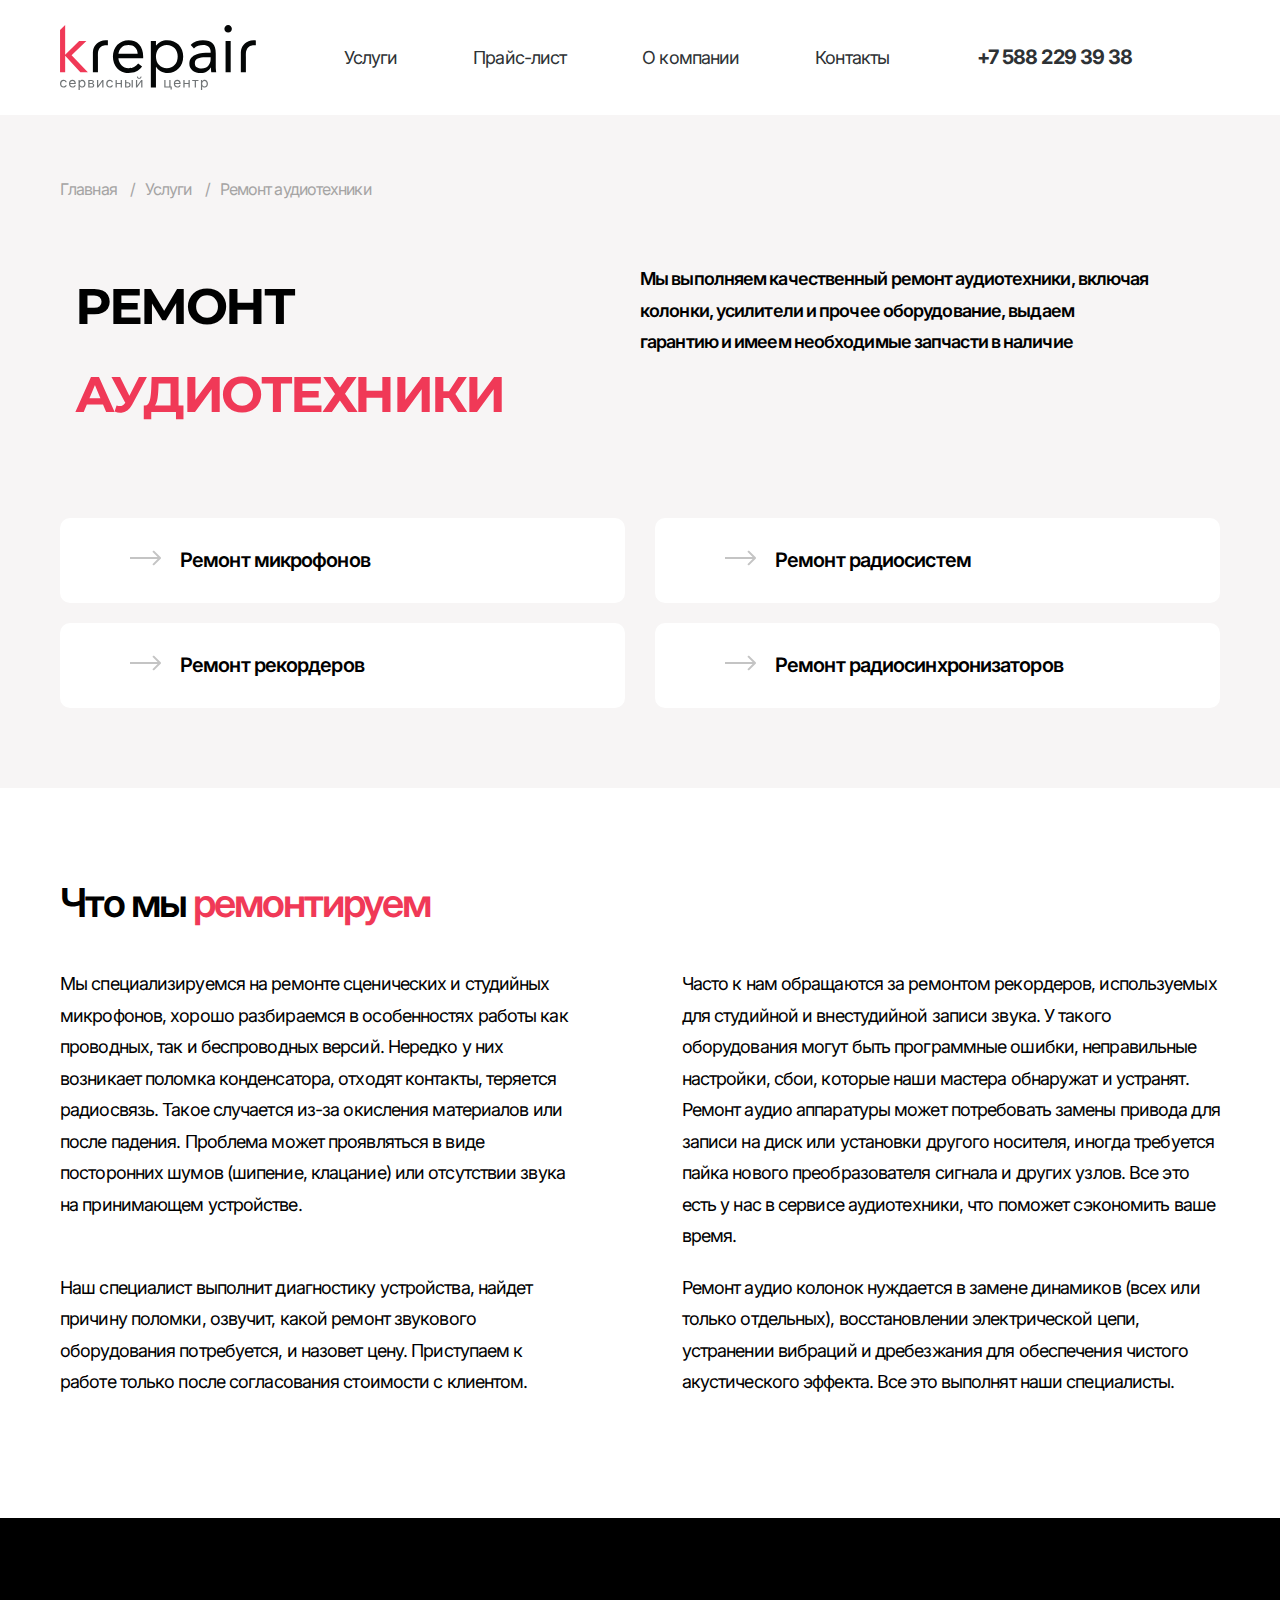
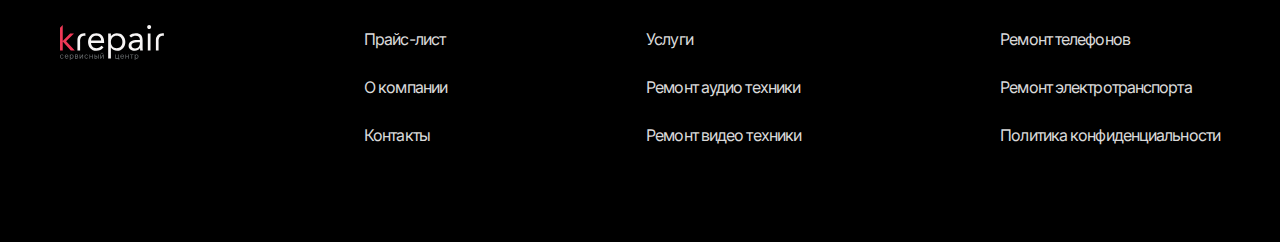
<file: repairAudio.html>
<!DOCTYPE html>
<html lang="ru">
   <head>
   <meta charset="UTF-8">
   <meta http-equiv="X-UA-Compatible" content="IE=edge">
   <meta name="viewport" content="width=device-width, initial-scale=1.0">
   <link rel="stylesheet" href="css/style.min.css?_v=20221112145352">
   <title>Ремонт аудиотехники</title>
</head>
<body>
   <div class="wrapper">
   <header class="header">
   <div class="header__container">
      <a href="index.html" class="header__logo">
         <img src="img/header/logo.svg" alt="logo">
      </a>
      <div class="header__menu menu">
         <nav class="menu__body">
            <a href="index.html" class="menu__logo-active">
               <img src="img/footer/logo.svg" alt="">
            </a>
            <ul class="menu__list">
               <li class="menu__item"><a href="services.html" class="menu__link">Услуги </a>
               <li class="menu__item menu__item-active"><a href="" class="menu__link">Ремонт аудио техники</a>
               <li class="menu__item menu__item-active"><a href="" class="menu__link">Ремонт видео техники</a>
               <li class="menu__item menu__item-active"><a href="" class="menu__link">Ремонт телефонов</a>
               <li class="menu__item menu__item-active"><a href="" class="menu__link">Ремонт электротранспорта</a>

               </li>
               <li class="menu__item"><a href="priceList.html" class="menu__link">Прайс-лист </a>
               </li>
               <li class="menu__item"><a href="aboutCompany.html" class="menu__link">О компании </a>
               </li>
               <li class="menu__item"><a href="contacts.html" class="menu__link">Контакты </a>
               </li>
            </ul>
         </nav>
      </div>
      <a href="tel:+75882293938" class="header__number">+7 588 229 39 38</a>
      <div class="menu__icon">
         <span></span>
      </div>
   </div>
</header>
   <main class="main">
      <div class="breadcrumbs-repair">
         <div class="breadcrumbs__container">
            <ul class="breadcrumbs">
               <li class="breadcrumbs__item">
                  <a href="index.html" class="breadcrumbs__link">Главная</a>
               </li>
               <li class="breadcrumbs__item">
                  <a href="services.html" class="breadcrumbs__link">Услуги</a>
               </li>
               <li class="breadcrumbs__item">
                  <a href="#" class="breadcrumbs__link">Ремонт аудиотехники</a>
               </li>
            </ul>
         </div>
      </div>
      <section class="repair-audio__top">
         <div class="repair-audio__container">
            <div class="page-title__container">
               <h1 class="title-page">
                  Ремонт <span>аудиотехники</span>
               </h1>
               <div class="title-text">
                  Мы выполняем качественный ремонт аудиотехники, включая колонки, усилители и прочее оборудование, выдаем гарантию и имеем необходимые запчасти в наличие
               </div>
            </div>
            <div class="repair-audio__main">
               <div class="repair-audio__list">
                  <div class="repair-audio__row">
                     <a href="repair-microphone.html" class="repair-audio__item">
                        <div class="repair-audio__link link-repair category__name">
                           Ремонт микрофонов
                        </div>
                     </a>
                     <a href="#" class="repair-audio__item">
                        <div  class="repair-audio__link link-repair category__name">
                           Ремонт радиосистем
                        </div>
                     </a>
                  </div>
                  <div class="repair-audio__row">
                     <a href="#" class="repair-audio__item">
                        <div class="repair-audio__link link-repair category__name">
                           Ремонт рекордеров
                        </div>
                     </a>
                     <a href="#" class="repair-audio__item">
                        <div class="repair-audio__link link-repair category__name">
                           Ремонт радиосинхронизаторов
                        </div>
                     </a>
                  </div>
               </div>
            </div>
         </div>
      </section>
      <section class="bottom-audio">
         <div class="bottom-audio__container">
            <div class="descr-block__title">
               Что мы <span>ремонтируем</span>
            </div>
            <ul class="descr-block__content">
               <div class="descr-block__row">
                  <li class="descr-block__text">
                     Мы специализируемся на ремонте сценических и студийных микрофонов, хорошо разбираемся в особенностях работы как проводных, так и беспроводных версий. Нередко у них возникает поломка конденсатора, отходят контакты, теряется радиосвязь. Такое случается из-за окисления материалов или после падения. Проблема может проявляться в виде посторонних шумов (шипение, клацание) или отсутствии звука на принимающем устройстве.
                  </li>
                  <li class="descr-block__text">
                     Часто к нам обращаются за ремонтом рекордеров, используемых для студийной и внестудийной записи звука. У такого оборудования могут быть программные ошибки, неправильные настройки, сбои, которые наши мастера обнаружат и устранят. Ремонт аудио аппаратуры может потребовать замены привода для записи на диск или установки другого носителя, иногда требуется пайка нового преобразователя сигнала и других узлов. Все это есть у нас в сервисе аудиотехники, что поможет сэкономить ваше время.
                  </li>
               </div>
               <div class="descr-block__row">
                  <li class="descr-block__text">
                     Наш специалист выполнит диагностику устройства, найдет причину поломки, озвучит, какой ремонт звукового оборудования потребуется, и назовет цену. Приступаем к работе только после согласования стоимости с клиентом.
                  </li>
                  <li class="descr-block__text">
                     Ремонт аудио колонок нуждается в замене динамиков (всех или только отдельных), восстановлении электрической цепи, устранении вибраций и дребезжания для обеспечения чистого акустического эффекта. Все это выполнят наши специалисты.
                  </li>
               </div>
            </ul>
         </div>
      </section>
   </main>
   <footer class="footer">
   <div class="footer__container">
      <div class="footer__logo">
         <img src="img/footer/logo.svg" alt="">
      </div>
         <ul class="footer__column">
            <li class="footer__link"><a href="#">Прайс-лист</a></li>
            <li class="footer__link"><a href="#">О компании</a></li>
            <li class="footer__link"><a href="#">Контакты</a></li>
         </ul>
         <ul class="footer__column">
            <li class="footer__link"><a href="#">Услуги</a></li>
            <li class="footer__link"><a href="#">Ремонт аудио техники</a></li>
            <li class="footer__link"><a href="#">Ремонт видео техники</a></li>
         </ul>
         <ul class="footer__column">
            <li class="footer__link"><a href="#">Ремонт телефонов</a></li>
            <li class="footer__link"><a href="#">Ремонт электротранспорта</a></li>
            <li class="footer__link"><a href="#">Политика конфиденциальности</a></li>
         </ul>
      
   </div>
</footer>

   </div>
   <script src="https://code.jquery.com/jquery-3.6.1.min.js?_v=20221112145352"></script>
   <script src="js/app.min.js?_v=20221112145352"></script>
</body>
</html>
</file>
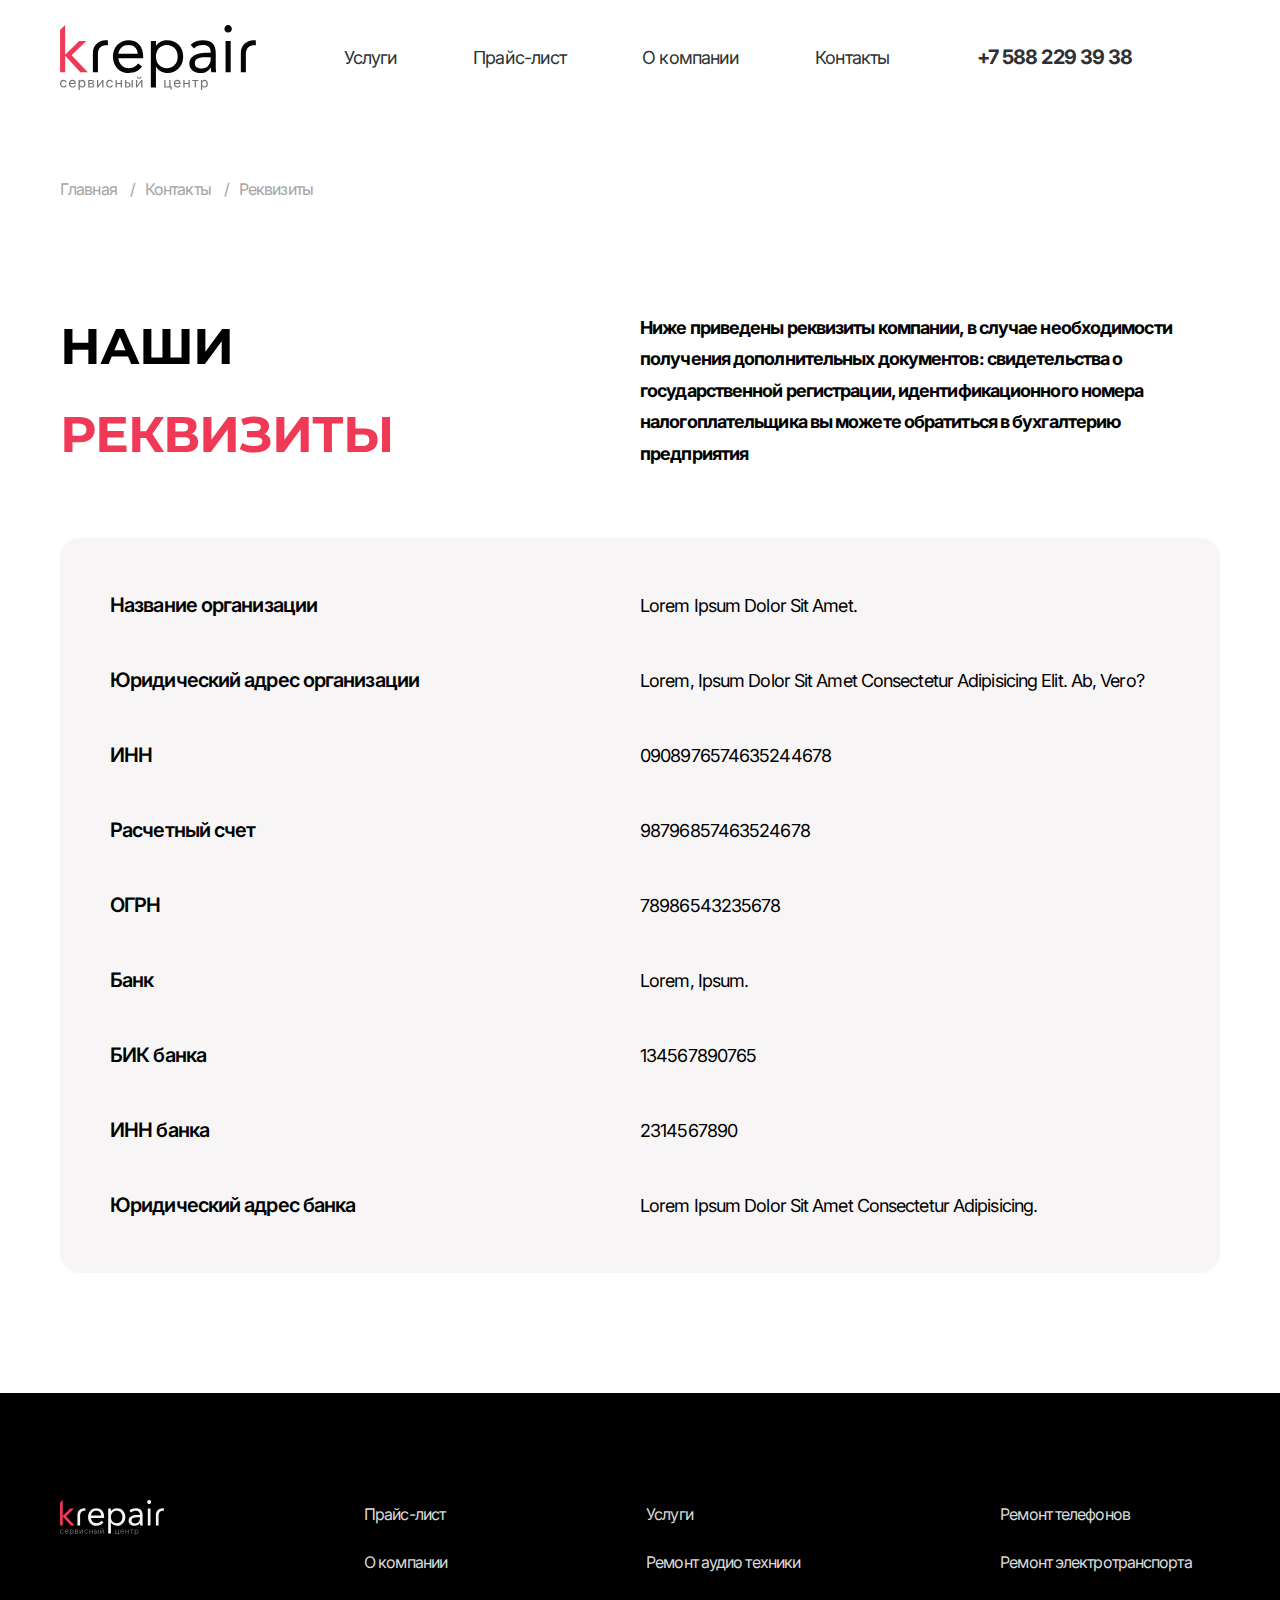
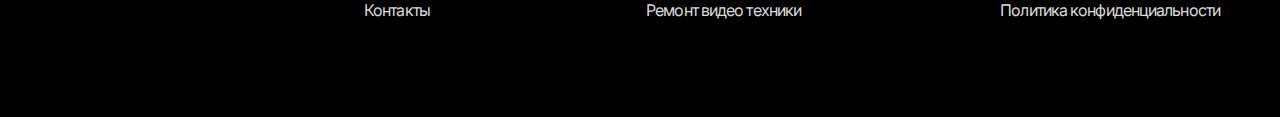
<file: requisites.html>
<!DOCTYPE html>
<html lang="ru">
   <head>
   <meta charset="UTF-8">
   <meta http-equiv="X-UA-Compatible" content="IE=edge">
   <meta name="viewport" content="width=device-width, initial-scale=1.0">
   <link rel="stylesheet" href="css/style.min.css?_v=20221112145352">
   <title>Реквизиты</title>
</head>
<body>
   <div class="wrapper">
   <header class="header">
   <div class="header__container">
      <a href="index.html" class="header__logo">
         <img src="img/header/logo.svg" alt="logo">
      </a>
      <div class="header__menu menu">
         <nav class="menu__body">
            <a href="index.html" class="menu__logo-active">
               <img src="img/footer/logo.svg" alt="">
            </a>
            <ul class="menu__list">
               <li class="menu__item"><a href="services.html" class="menu__link">Услуги </a>
               <li class="menu__item menu__item-active"><a href="" class="menu__link">Ремонт аудио техники</a>
               <li class="menu__item menu__item-active"><a href="" class="menu__link">Ремонт видео техники</a>
               <li class="menu__item menu__item-active"><a href="" class="menu__link">Ремонт телефонов</a>
               <li class="menu__item menu__item-active"><a href="" class="menu__link">Ремонт электротранспорта</a>

               </li>
               <li class="menu__item"><a href="priceList.html" class="menu__link">Прайс-лист </a>
               </li>
               <li class="menu__item"><a href="aboutCompany.html" class="menu__link">О компании </a>
               </li>
               <li class="menu__item"><a href="contacts.html" class="menu__link">Контакты </a>
               </li>
            </ul>
         </nav>
      </div>
      <a href="tel:+75882293938" class="header__number">+7 588 229 39 38</a>
      <div class="menu__icon">
         <span></span>
      </div>
   </div>
</header>
   <main class="main main-requisites">
      <div class="breadcrumbs__container">
         <ul class="breadcrumbs">
            <li class="breadcrumbs__item">
               <a href="index.html" class="breadcrumbs__link">Главная</a>
            </li>
            <li class="breadcrumbs__item">
               <a href="contacts.html" class="breadcrumbs__link">Контакты</a>
            </li>
            <li class="breadcrumbs__item">
               <a href="#" class="breadcrumbs__link">Реквизиты</a>
            </li>
         </ul>
      </div>
      <section class="requisites">
         <div class="requisites__container">
            <div class="requisites__top">
               <h1 class="requisites__title">Наши <br><span>Реквизиты</span></h1>
               <div class="requisites__text">Ниже приведены реквизиты компании, в случае необходимости получения дополнительных документов: свидетельства о государственной регистрации, идентификационного номера налогоплательщика вы можете обратиться в бухгалтерию предприятия</div>
            </div>
            <div class="requisites__body">
               <div class="requisites__contant">
                  <ul class="requisites__items">
                     <li class="requisites__row">
                        <div class="requisites__label">Название организации</div>
                        <div class="requisites__description">Lorem ipsum dolor sit amet.</div>
                     </li>
                     <li class="requisites__row">
                        <div class="requisites__label">Юридический адрес организации</div>
                        <div class="requisites__description">Lorem, ipsum dolor sit amet consectetur adipisicing elit. Ab, vero?</div>
                     </li>
                     <li class="requisites__row">
                        <div class="requisites__label">ИНН</div>
                        <div class="requisites__description">0908976574635244678</div>
                     </li>
                     <li class="requisites__row">
                        <div class="requisites__label">Расчетный счет</div>
                        <div class="requisites__description">98796857463524678</div>
                     </li>
                     <li class="requisites__row">
                        <div class="requisites__label">ОГРН</div>
                        <div class="requisites__description">78986543235678</div>
                     </li>
                     <li class="requisites__row">
                        <div class="requisites__label">Банк</div>
                        <div class="requisites__description">Lorem, ipsum.</div>
                     </li>
                     <li class="requisites__row">
                        <div class="requisites__label">БИК банка</div>
                        <div class="requisites__description">134567890765</div>
                     </li>
                     <li class="requisites__row">
                        <div class="requisites__label">ИНН банка</div>
                        <div class="requisites__description">2314567890</div>
                     </li>
                     <li class="requisites__row">
                        <div class="requisites__label">Юридический адрес банка</div>
                        <div class="requisites__description">Lorem ipsum dolor sit amet consectetur adipisicing.
                        </div>
                     </li>
                  </ul>
               </div>
            </div>
         </div>
      </section>
   </main>
   <footer class="footer">
   <div class="footer__container">
      <div class="footer__logo">
         <img src="img/footer/logo.svg" alt="">
      </div>
         <ul class="footer__column">
            <li class="footer__link"><a href="#">Прайс-лист</a></li>
            <li class="footer__link"><a href="#">О компании</a></li>
            <li class="footer__link"><a href="#">Контакты</a></li>
         </ul>
         <ul class="footer__column">
            <li class="footer__link"><a href="#">Услуги</a></li>
            <li class="footer__link"><a href="#">Ремонт аудио техники</a></li>
            <li class="footer__link"><a href="#">Ремонт видео техники</a></li>
         </ul>
         <ul class="footer__column">
            <li class="footer__link"><a href="#">Ремонт телефонов</a></li>
            <li class="footer__link"><a href="#">Ремонт электротранспорта</a></li>
            <li class="footer__link"><a href="#">Политика конфиденциальности</a></li>
         </ul>
      
   </div>
</footer>

   </div>
   <script src="https://code.jquery.com/jquery-3.6.1.min.js?_v=20221112145352"></script>
   <script src="js/app.min.js?_v=20221112145352"></script>
</body>
</html>
</file>
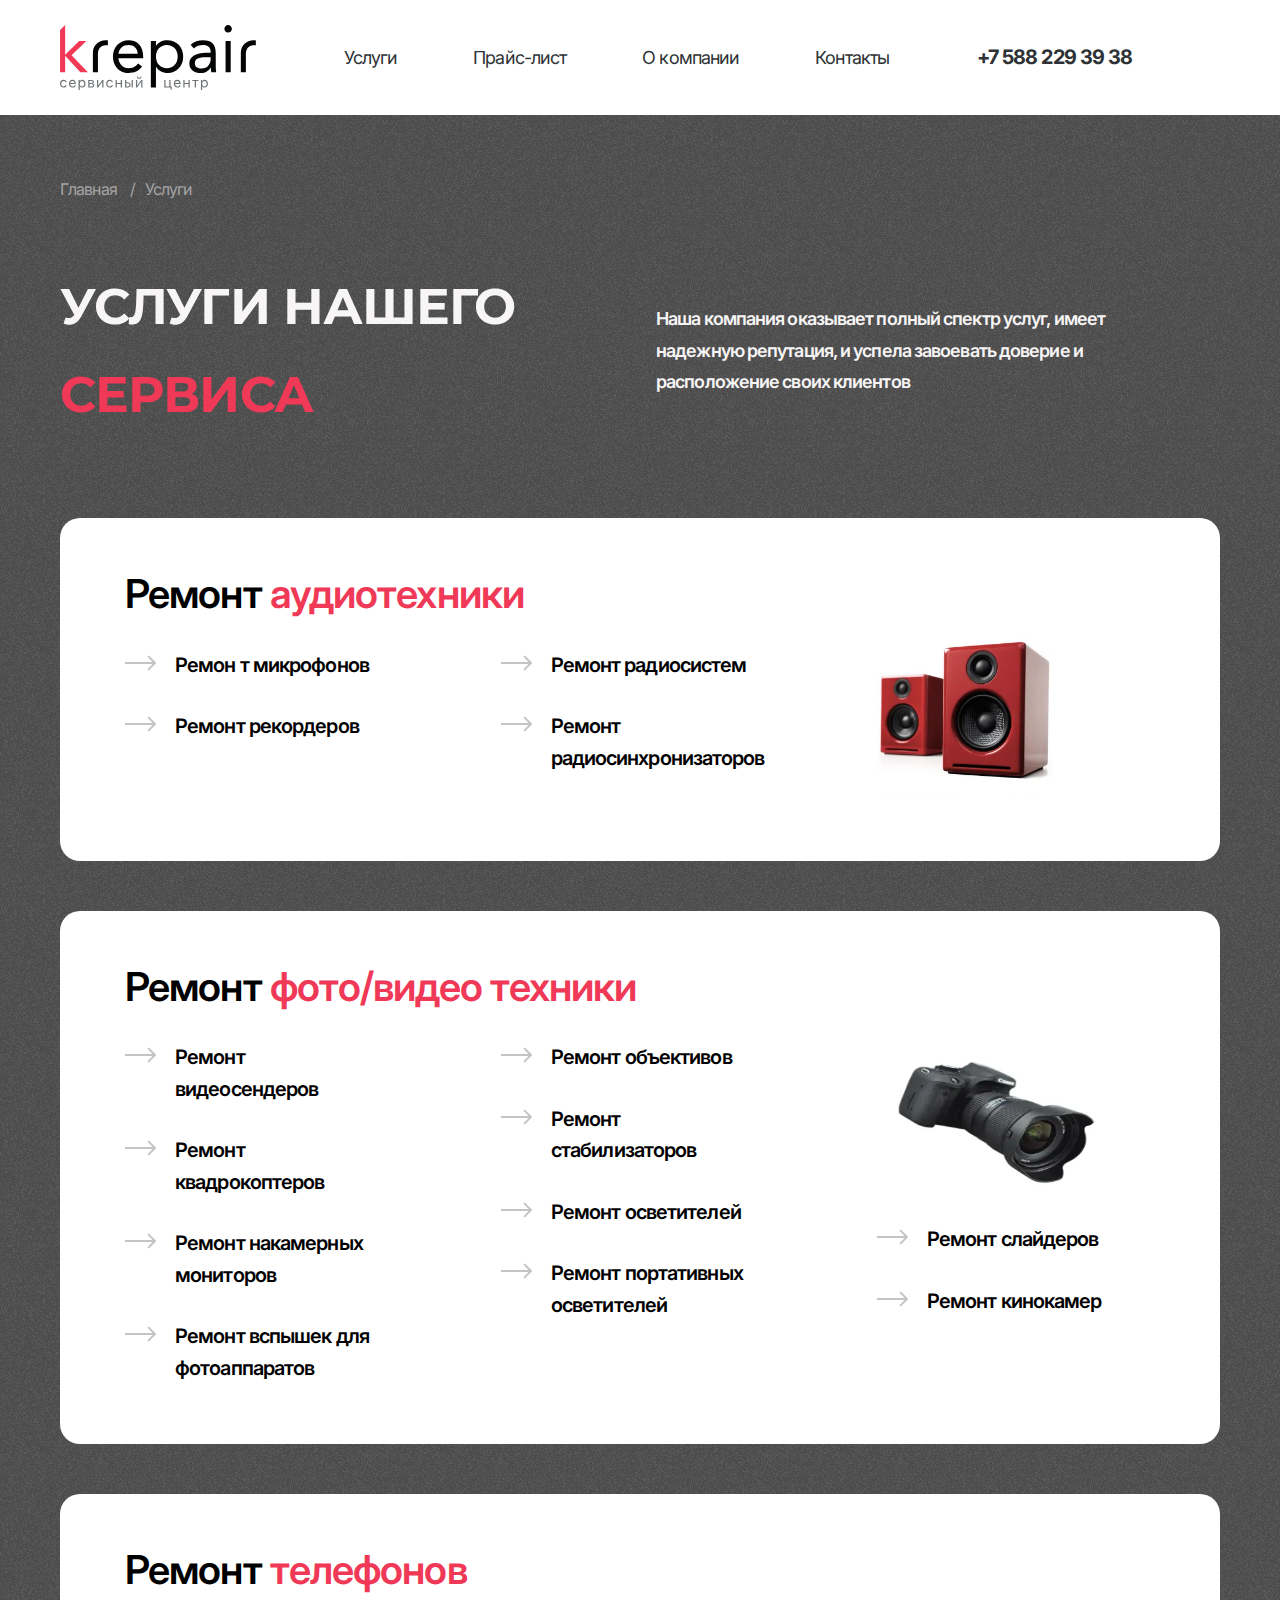
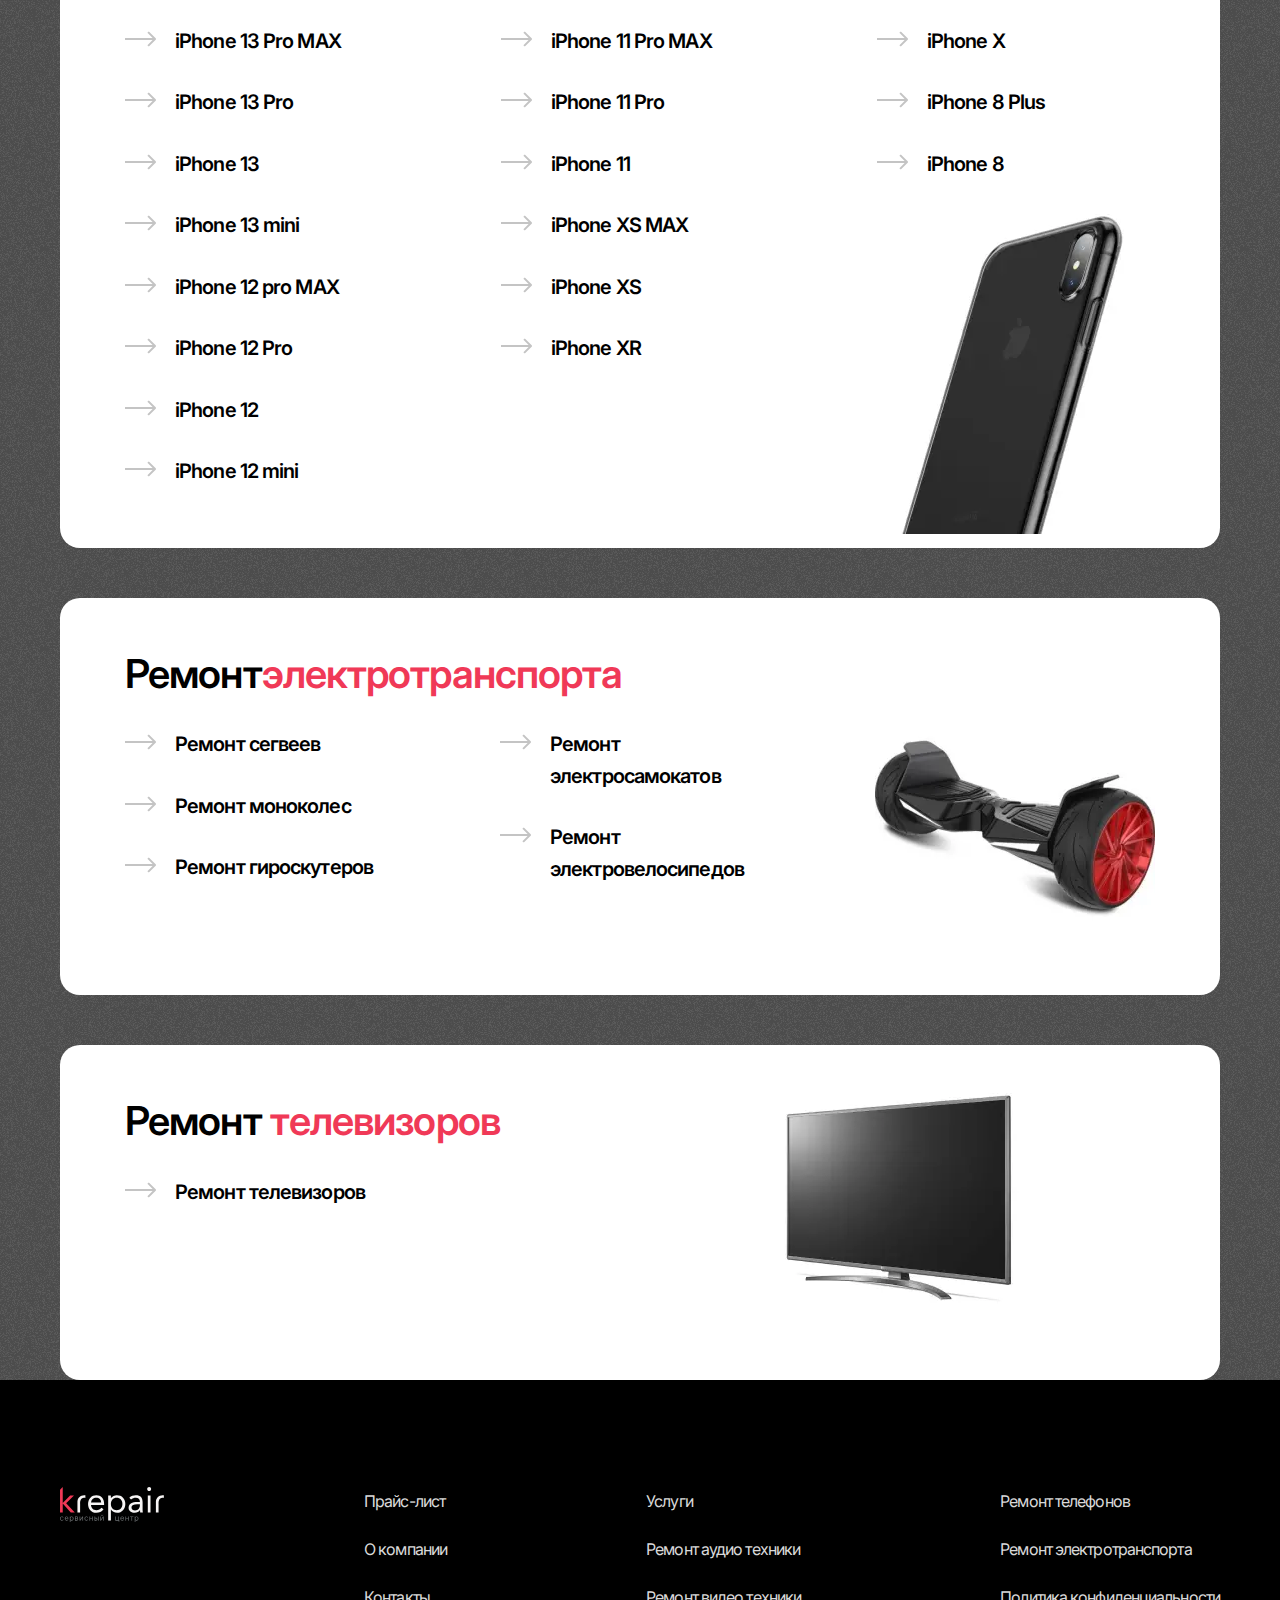
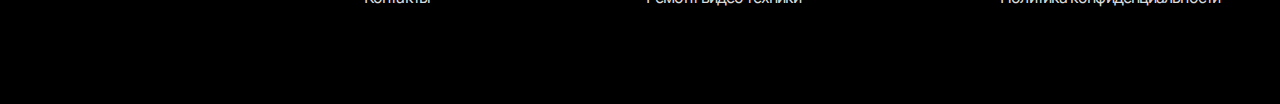
<file: services.html>
<!DOCTYPE html>
<html lang="ru">
   <head>
   <meta charset="UTF-8">
   <meta http-equiv="X-UA-Compatible" content="IE=edge">
   <meta name="viewport" content="width=device-width, initial-scale=1.0">
   <link rel="stylesheet" href="css/style.min.css?_v=20221112145352">
   <title>Услуги</title>
</head>
<body>
   <div class="wrapper">
   <header class="header">
   <div class="header__container">
      <a href="index.html" class="header__logo">
         <img src="img/header/logo.svg" alt="logo">
      </a>
      <div class="header__menu menu">
         <nav class="menu__body">
            <a href="index.html" class="menu__logo-active">
               <img src="img/footer/logo.svg" alt="">
            </a>
            <ul class="menu__list">
               <li class="menu__item"><a href="services.html" class="menu__link">Услуги </a>
               <li class="menu__item menu__item-active"><a href="" class="menu__link">Ремонт аудио техники</a>
               <li class="menu__item menu__item-active"><a href="" class="menu__link">Ремонт видео техники</a>
               <li class="menu__item menu__item-active"><a href="" class="menu__link">Ремонт телефонов</a>
               <li class="menu__item menu__item-active"><a href="" class="menu__link">Ремонт электротранспорта</a>

               </li>
               <li class="menu__item"><a href="priceList.html" class="menu__link">Прайс-лист </a>
               </li>
               <li class="menu__item"><a href="aboutCompany.html" class="menu__link">О компании </a>
               </li>
               <li class="menu__item"><a href="contacts.html" class="menu__link">Контакты </a>
               </li>
            </ul>
         </nav>
      </div>
      <a href="tel:+75882293938" class="header__number">+7 588 229 39 38</a>
      <div class="menu__icon">
         <span></span>
      </div>
   </div>
</header>
   <main class="main main-services">
      <div class="breadcrumbs__container">
         <ul class="breadcrumbs">
            <li class="breadcrumbs__item">
               <a href="index.html" class="breadcrumbs__link">Главная</a>
            </li>
            <li class="breadcrumbs__item">
               <a href="#" class="breadcrumbs__link">Услуги</a>
            </li>
         </ul>
      </div>
      <section class="catalog">
         <div class="catalog__container">
            <div class="catalog__top">
               <h1 class="catalog__title">услуги нашего <span> сервиса</span></h1>
               <div class="catalog__text-top">
                  Наша компания оказывает полный спектр услуг, имеет надежную репутация, и успела завоевать доверие и расположение своих клиентов  
               </div>
            </div>
            <div class="catalog__body">
               <ul class="catalog__items">
                  <li class="catalog__item item-catalog">
                     <a href="repairAudio.html" class="item-catalog__title">
                        Ремонт <span>аудиотехники</span>
                     </a>
                     <div class="item-catalog__columns">
                        <div class="item-catalog__column">
                           <div class="item-catalog__category">
                              <div class="category__name">Ремон т микрофонов</div>
                           </div>
                           <div class="item-catalog__category">
                              <div class="category__name">Ремонт рекордеров</div>
                           </div>
                        </div>
                        <div class="item-catalog__column">
                           <div class="item-catalog__category">
                              <div class="category__name">Ремонт радиосистем</div>
                           </div>
                           <div class="item-catalog__category">
                              <div class="category__name"> Ремонт радиосинхронизаторов</div>
                           </div>
                        </div>
                        <div class="item-catalog__column">
                           <div class="category__image">
                              <picture><source srcset="img/main-page/services/item-1.webp" type="image/webp"><img class="category__image-1" src="img/main-page/services/item-1.png" alt=""></picture>
                           </div>
                        </div>
                     </div>
                  </li>
                  <li class="catalog__item item-catalog">
                     <div class="item-catalog__title">
                        Ремонт <span>фото/видео техники</span>
                     </div>
                     <div class="item-catalog__columns">
                        <div class="item-catalog__column">
                           <div class="item-catalog__category">
                              <div class="category__name">Ремонт видеосендеров</div>
                           </div>
                           <div class="item-catalog__category">
                              <div class="category__name">Ремонт квадрокоптеров</div>
                           </div>
                           <div class="item-catalog__category">
                              <div class="category__name">Ремонт накамерных мониторов</div>
                           </div>
                           <div class="item-catalog__category">
                              <div class="category__name">Ремонт вспышек для фотоаппаратов</div>
                           </div>
                        </div>
                        <div class="item-catalog__column">
                           <div class="item-catalog__category">  
                              <div class="category__name">Ремонт объективов </div>
                           </div>
                           <div class="item-catalog__category">  
                              <div class="category__name">Ремонт стабилизаторов </div>
                           </div>
                           <div class="item-catalog__category">
                              <div class="category__name">Ремонт осветителей</div>
                           </div>
                           <div class="item-catalog__category">
                              <div class="category__name">Ремонт портативных осветителей</div>
                           </div>
                        </div>
                        <div class="item-catalog__column">
                           <div class="category__image">
                              <picture><source srcset="img/services/02.webp" type="image/webp"><img class="category__image-2" src="img/services/02.png" alt=""></picture>
                           </div>
                           <div class="item-catalog__category">
                              
                              <div class="category__name">
                                 Ремонт слайдеров
                              </div>
                           </div>
                           <div class="item-catalog__category">
                              
                              <div class="category__name">
                                 Ремонт кинокамер
                              </div>
                           </div>
                        </div>
                     </div>
                  </li>
                  <li class="catalog__item item-catalog">
                     <div class="item-catalog__title">
                        Ремонт <span>телефонов</span>
                     </div>
                     <div class="item-catalog__columns">
                        <div class="item-catalog__column">
                           <div class="item-catalog__category">
                              <div class="category__name">
                                 iPhone 13 Pro MAX
                              </div>
                           </div>
                           <div class="item-catalog__category">
                              <div class="category__name">
                                 iPhone 13 Pro 
                              </div>
                           </div>
                           <div class="item-catalog__category">
                              <div class="category__name">
                                 iPhone 13 
                              </div>
                           </div>
                           <div class="item-catalog__category">
                              <div class="category__name">
                                 iPhone 13 mini
                              </div>
                           </div>
                           <div class="item-catalog__category">
                              <div class="category__name">
                                 iPhone 12 pro MAX
                              </div>
                           </div>
                           <div class="item-catalog__category">
                              <div class="category__name">
                                 iPhone 12 Pro 
                              </div>
                           </div>
                           <div class="item-catalog__category">
                              <div class="category__name">iPhone 12</div>
                           </div>
                           <div class="item-catalog__category">
                              <div class="category__name">iPhone 12 mini</div>
                           </div>
                        </div>
                        <div class="item-catalog__column">
                           <div class="item-catalog__category">
                              <div class="category__name">iPhone 11 Pro MAX</div>
                           </div>
                           <div class="item-catalog__category">
                              <div class="category__name">iPhone 11 Pro </div>
                           </div>
                           <div class="item-catalog__category">
                              <div class="category__name">iPhone 11 </div>
                           </div>
                           <div class="item-catalog__category">
                              <div class="category__name">iPhone XS  MAX</div>
                           </div>
                           <div class="item-catalog__category">
                              <div class="category__name">iPhone XS  </div>
                           </div>
                           <div class="item-catalog__category">
                              <div class="category__name">iPhone XR  </div>
                           </div>
                        </div>
                        <div class="item-catalog__column">
                           <div class="item-catalog__category">
                              <div class="category__name">iPhone X</div>
                           </div>
                           <div class="item-catalog__category">
                              <div class="category__name">iPhone 8 Plus  </div>
                           </div>
                           <div class="item-catalog__category">
                              <div class="category__name">iPhone 8</div>
                           </div>
                           <div class="category__image phone-category">
                              <picture><source srcset="img/main-page/services/item-3.webp" type="image/webp"><img src="img/main-page/services/item-3.png" alt=""></picture>
                           </div>
                        </div>
                     </div>
                  </li>
                  <li class="catalog__item item-catalog">
                     <div class="item-catalog__title">
                        Ремонт<span>электротранспорта</span>
                     </div>
                     <div class="item-catalog__columns">
                        <div class="item-catalog__column">
                           <div class="item-catalog__category"> 
                              <div class="category__name">Ремонт сегвеев</div>
                           </div>
                           <div class="item-catalog__category"> 
                              <div class="category__name">Ремонт моноколес</div>
                           </div>
                           <div class="item-catalog__category"> 
                              <div class="category__name">Ремонт гироскутеров</div>
                           </div>
                        </div>
                        <div class="item-catalog__column">
                           <div class="item-catalog__category"> 
                              <div class="category__name">Ремонт электросамокатов</div>
                           </div>
                           <div class="item-catalog__category"> 
                              <div class="category__name">Ремонт электровелосипедов</div>
                           </div>
                        </div>
                        <div class="item-catalog__column">
                           <div class="category__image">
                              <picture><source srcset="img/services/04.webp" type="image/webp"><img src="img/services/04.png" alt=""></picture>
                           </div>
                        </div>
                     </div>
                  </li>
                  <li class="catalog__item item-catalog">
                     <div class="item-catalog__title">
                        Ремонт <span>телевизоров</span>
                     </div>
                     <div class="item-catalog__columns">
                        <div class="item-catalog__column">
                           <div class="item-catalog__category">
                              <div class="category__name">Ремонт телевизоров</div>
                           </div>
                        </div>
                        <div class="item-catalog__column">
                           <div class="category__image category__image-5">
                              <picture><source srcset="img/services/05.webp" type="image/webp"><img src="img/services/05.png" alt=""></picture>
                           </div>
                        </div>
                     </div>
                  </li>
               </ul>
            </div>
         </div>
      </section>
   </main>
   <footer class="footer">
   <div class="footer__container">
      <div class="footer__logo">
         <img src="img/footer/logo.svg" alt="">
      </div>
         <ul class="footer__column">
            <li class="footer__link"><a href="#">Прайс-лист</a></li>
            <li class="footer__link"><a href="#">О компании</a></li>
            <li class="footer__link"><a href="#">Контакты</a></li>
         </ul>
         <ul class="footer__column">
            <li class="footer__link"><a href="#">Услуги</a></li>
            <li class="footer__link"><a href="#">Ремонт аудио техники</a></li>
            <li class="footer__link"><a href="#">Ремонт видео техники</a></li>
         </ul>
         <ul class="footer__column">
            <li class="footer__link"><a href="#">Ремонт телефонов</a></li>
            <li class="footer__link"><a href="#">Ремонт электротранспорта</a></li>
            <li class="footer__link"><a href="#">Политика конфиденциальности</a></li>
         </ul>
      
   </div>
</footer>

   </div>
   <script src="https://code.jquery.com/jquery-3.6.1.min.js?_v=20221112145352"></script>
   <script src="js/app.min.js?_v=20221112145352"></script>
</body>
</html>
</file>
<file: css/style.min.css>
@charset "UTF-8";@import url('https://fonts.googleapis.com/css2?family=Inter:wght@400; 500;600;700&family=Montserrat:wght@500;700&display=swap');*{padding:0;margin:0;border:0}*,::after,:before{-webkit-box-sizing:border-box;box-sizing:border-box}:active,:focus{outline:0}a:active,a:focus{outline:0}aside,footer,header,nav{display:block}body,html{height:100%;width:100%;font-size:100%;line-height:1;-ms-text-size-adjust:100%;-moz-text-size-adjust:100%;-webkit-text-size-adjust:100%}button,input,textarea{font-family:inherit}input::-ms-clear{display:none}button{cursor:pointer}button::-moz-focus-inner{padding:0;border:0}a,a:visited{text-decoration:none}a:hover{text-decoration:none}ul li{list-style:none}img{vertical-align:top}h1,h2,h3,h4,h5,h6{font-size:inherit;font-weight:400}.slick-list{overflow:hidden}.slick-track{display:-webkit-box;display:-ms-flexbox;display:flex}.brands__slider{position:relative}.brands__slider .slick-slide{margin:0 15px}.brands__slider .slick-list{margin-left:-15px;margin-right:-15px}.brands__slider .slick-arrow{position:absolute;top:50%;z-index:50;font-size:0;margin-top:-38px;width:23px;height:36px}.brands__slider .slick-arrow.slick-prev{left:-5%;background:url(../img/main-page/brands/arrow-prev.svg) 0 0/100% no-repeat}.brands__slider .slick-arrow.slick-next{right:-5%;background:url(../img/main-page/brands/arrow-next.svg) 0 0/100% no-repeat}.brands__slider .slick-dots{display:-webkit-box;display:-ms-flexbox;display:flex;-webkit-box-align:center;-ms-flex-align:center;align-items:center;-webkit-box-pack:center;-ms-flex-pack:center;justify-content:center;margin-top:40px}.brands__slider .slick-dots li{list-style:none;margin:0 5px;height:10px;width:10px;background:#d9d9d9;border-radius:50%;cursor:pointer}.brands__slider .slick-dots li button{font-size:0}.brands__slider .slick-dots li.slick-active{background:#686868}body{font-family:Inter,sans-serif;color:#000;font-weight:400;letter-spacing:-.05em;font-size:18px;line-height:1.75;scroll-behavior:smooth}body._lock{overflow:hidden}[class*=__container]{max-width:1190px;margin:0 auto;padding:0 15px}.wrapper{overflow:hidden;display:-webkit-box;display:-ms-flexbox;display:flex;-webkit-box-orient:vertical;-webkit-box-direction:normal;-ms-flex-direction:column;flex-direction:column;min-height:100%}.main{-webkit-box-flex:1;-ms-flex:1 1 auto;flex:1 1 auto}a{color:inherit}span{color:#f03957}.title{font-weight:700;font-size:2.8125rem;text-transform:uppercase;color:#000;line-height:175%}.title__text-red{color:#f03957}.title-form:nth-child(2){color:#f03957}.button-get,.button-price,.button-request{font-weight:600;min-height:66px;text-align:center;display:-webkit-inline-box;display:-ms-inline-flexbox;display:inline-flex;-webkit-box-align:center;-ms-flex-align:center;align-items:center;-webkit-box-pack:center;-ms-flex-pack:center;justify-content:center;border:2px solid;-webkit-transition:all .3s;-o-transition:all .3s;transition:all .3s;border-radius:10px}.button-request{background:#f03957;color:#fff;padding:10px 45px}.button-request:hover{color:#f03957;background:#fff}.button-get{background:#f03957;color:#fff;padding:10px 20px}.button-get:hover{color:#f03957;background:#fff;border:2px solid #f03957}.button-price{padding:10px 30px}.button-price:hover{color:#fff;background:#000}.button-more{display:-webkit-inline-box;display:-ms-inline-flexbox;display:inline-flex;-webkit-box-align:center;-ms-flex-align:center;align-items:center;-webkit-box-pack:center;-ms-flex-pack:center;justify-content:center;border:2px solid #000;border-radius:8px;min-width:160px;min-height:50px;font-weight:600;-webkit-transition:all .3s;-o-transition:all .3s;transition:all .3s}.button-more:hover{color:#fff;background-color:#000}.breadcrumbs{padding-top:60px;padding-bottom:55px}.breadcrumbs else{padding-top:calc(20px + 40 * ((100vw - 320px)/ 1600))}.breadcrumbs else{padding-bottom:calc(15px + 40 * ((100vw - 320px)/ 1600))}.breadcrumbs__container{font-size:16px;color:#a5a4a4}.breadcrumbs__container else{font-size:calc(10px + 6 * ((100vw - 320px)/ 1600))}.breadcrumbs__item{display:-webkit-inline-box;display:-ms-inline-flexbox;display:inline-flex;padding:0 0 5px}.breadcrumbs__item+::before{content:"/";display:inline-block;padding:0 10px}.breadcrumbs__link{display:inline-block;position:relative}.breadcrumbs__link:hover::after{visibility:visible;opacity:1}.breadcrumbs__link::after{content:"";display:inline-block;-webkit-transition:all .3s;-o-transition:all .3s;transition:all .3s;width:100%;height:1.25px;background-color:#525252;position:absolute;left:0;bottom:-2px;opacity:0;visibility:hidden}.menu__logo-active{display:none}.header{padding-top:25px;padding-bottom:25px}.header else{padding-top:calc(18px + 7 * ((100vw - 320px)/ 1600))}.header else{padding-bottom:calc(18px + 7 * ((100vw - 320px)/ 1600))}.header__container{display:-webkit-box;display:-ms-flexbox;display:flex;-webkit-box-align:center;-ms-flex-align:center;align-items:center;-webkit-box-pack:justify;-ms-flex-pack:justify;justify-content:space-between;color:#2e3235}.header__logo img{width:100%}.header__number{display:block;font-weight:700;font-size:20px}.menu__list{display:-webkit-box;display:-ms-flexbox;display:flex;gap:76px}.menu__item-active{display:none}.menu__link{display:inline-block;position:relative}.menu__link:hover::after{visibility:visible;opacity:1}.menu__link::after{content:"";display:inline-block;-webkit-transition:all .3s;-o-transition:all .3s;transition:all .3s;width:100%;height:1.25px;background-color:#a5a4a4;position:absolute;left:0;bottom:0;opacity:0;visibility:hidden}.menu__link-active{color:#f03957}.center__container{padding-top:51px;padding-bottom:160px;display:-webkit-box;display:-ms-flexbox;display:flex;-webkit-box-pack:justify;-ms-flex-pack:justify;justify-content:space-between;-webkit-box-align:center;-ms-flex-align:center;align-items:center}.center__container else{padding-bottom:calc(60px + 100 * ((100vw - 320px)/ 1600))}.center__title{font-family:Montserrat,sans-serif;font-weight:700;font-size:50px;line-height:125%;text-transform:uppercase}.center__subtitle{font-family:Montserrat,sans-serif;font-weight:500;font-size:30px;color:#817979;margin-top:45px}.center__buttons{margin-top:90px;display:-webkit-box;display:-ms-flexbox;display:flex;gap:22px}.center img{width:100%}.services{background:#525252;padding:80px 0 120px}.services__top{display:-webkit-box;display:-ms-flexbox;display:flex;-webkit-box-align:center;-ms-flex-align:center;align-items:center;margin-bottom:80px}.services__title{-webkit-box-flex:0;-ms-flex:0 1 50%;flex:0 1 50%;color:#f7f5f5}.services__description{-webkit-box-flex:0;-ms-flex:0 1 50%;flex:0 1 50%;color:#f7f5f5;max-width:466px;margin-left:20px}.services__items :nth-child(even){-webkit-box-orient:horizontal;-webkit-box-direction:reverse;-ms-flex-direction:row-reverse;flex-direction:row-reverse}.services__items :nth-child(even) .item-serices__body{padding-left:0}.services__items :nth-child(even) .item-serices__image{margin-left:88px}.services__item:not(:last-child){margin-bottom:60px}.item-serices{width:100%;background:#fff;border-radius:20px;display:-webkit-box;display:-ms-flexbox;display:flex;height:362px;-webkit-box-align:center;-ms-flex-align:center;align-items:center;-webkit-box-pack:justify;-ms-flex-pack:justify;justify-content:space-between}.item-serices__body{-webkit-box-flex:0;-ms-flex:0 1 50%;flex:0 1 50%;padding-left:67px}.item-serices__title{font-weight:600;font-size:30px;margin-bottom:25px}.item-serices__text{margin-bottom:30px;line-height:1.75}.image-phone{-ms-flex-item-align:end;align-self:flex-end}.item-serices__image{display:-webkit-box;display:-ms-flexbox;display:flex;-webkit-box-align:center;-ms-flex-align:center;align-items:center;-webkit-box-pack:center;-ms-flex-pack:center;justify-content:center;margin-right:146px}.item-serices__image img{width:100%;height:100%;-o-object-fit:cover;object-fit:cover}.advantages{background:#f7f5f5;padding:120px 0}.advantages__top{display:-webkit-box;display:-ms-flexbox;display:flex;-webkit-box-align:center;-ms-flex-align:center;align-items:center;margin-bottom:80px}.advantages__title{color:#000;-webkit-box-flex:0;-ms-flex:0 1 50%;flex:0 1 50%}.advantages__text{-webkit-box-flex:0;-ms-flex:0 1 50%;flex:0 1 50%;max-width:523px;margin-left:23px}.advantages__content{display:-webkit-box;display:-ms-flexbox;display:flex;gap:30px}.column-advantages{-webkit-box-flex:0;-ms-flex:0 1 33.333%;flex:0 1 33.333%;background:#c4c4c4;border-radius:20px;padding:35px 30px;height:500px}.column-advantages.column-dark{background:#525252}.column-advantages.column-red{background:#d5636b}.column-advantages__icon{margin-bottom:30px}.column-advantages__title{font-weight:600;font-size:30px;line-height:150%;margin-bottom:25px}.text-dark{color:#fff}.text-red{color:#f7f5f5}.brands{padding:120px 0 60px}.brands__title{margin-bottom:80px}.slider-item{border:2px solid #efefef;border-radius:20px;height:107px;width:267px;display:-webkit-box;display:-ms-flexbox;display:flex;-webkit-box-align:center;-ms-flex-align:center;align-items:center;-webkit-box-pack:center;-ms-flex-pack:center;justify-content:center}.slider-item img{max-width:100%}.review{padding:60px 0 86px}.review__title{margin-bottom:80px}.review__body{display:-webkit-box;display:-ms-flexbox;display:flex}.review__body>:not(:last-child){margin-right:30px}.item-review{background:#f7f5f5;border-radius:15px;padding:23px 22px 30px 30px;-webkit-box-flex:0;-ms-flex:0 1 33.3333%;flex:0 1 33.3333%}.item-review__header{display:-webkit-box;display:-ms-flexbox;display:flex;-webkit-box-align:center;-ms-flex-align:center;align-items:center;-webkit-box-pack:justify;-ms-flex-pack:justify;justify-content:space-between;margin-bottom:17px}.item-review__name{font-weight:700}.item-review__date{font-weight:400;font-size:16px;text-decoration-line:underline;color:#6f7375}.item-review__body{font-weight:400;font-size:16px;margin-bottom:13px}.item-review__footer{display:-webkit-box;display:-ms-flexbox;display:flex;-webkit-box-align:center;-ms-flex-align:center;align-items:center;-webkit-box-pack:justify;-ms-flex-pack:justify;justify-content:space-between}.item-review__read{font-weight:400;font-size:14px;text-decoration-line:underline;color:#6f7375}.form{padding:120px 0;background:#525252}.form__top{display:-webkit-box;display:-ms-flexbox;display:flex;-webkit-box-align:center;-ms-flex-align:center;align-items:center;margin-bottom:57px}.form__title{color:#f7f5f5;-webkit-box-flex:0;-ms-flex:0 1 50%;flex:0 1 50%;padding-right:15px}.form__text{font-weight:600;color:#f7f5f5;max-width:318px}.form__body{background:#f7f5f5;border-radius:20px;padding:80px 95px}.form__main{display:-webkit-box;display:-ms-flexbox;display:flex}.form__info{-webkit-box-flex:0;-ms-flex:0 1 50%;flex:0 1 50%;margin:0 30px 40px 0}.form__info>:not(:last-child){margin-bottom:20px}.form__input{border:2px solid #d9d9d9;border-radius:10px;padding:13px 25px;width:100%;min-height:57px}.form__message{-webkit-box-flex:0;-ms-flex:0 1 50%;flex:0 1 50%}.form__message textarea{min-height:211px;resize:vertical}.form__confirm{display:-webkit-box;display:-ms-flexbox;display:flex;-webkit-box-orient:vertical;-webkit-box-direction:normal;-ms-flex-direction:column;flex-direction:column;-webkit-box-align:center;-ms-flex-align:center;align-items:center;-webkit-box-pack:center;-ms-flex-pack:center;justify-content:center}.form__conf{font-weight:600;font-size:10px;max-width:209px;line-height:175%}.file__item{position:relative}.file__input{position:absolute;font-size:0;opacity:0;width:100%;height:100%;background-color:#000;cursor:pointer}.file__button{position:absolute;right:15px;bottom:20px;background:#d9d9d9;border-radius:3px;width:33px;height:33px;display:-webkit-inline-box;display:-ms-inline-flexbox;display:inline-flex;-webkit-box-align:center;-ms-flex-align:center;align-items:center;-webkit-box-pack:center;-ms-flex-pack:center;justify-content:center}.button-request{margin-bottom:17px}.map__info{position:absolute;margin-top:120px;background:#525252;border-radius:15px;padding:50px;min-width:463px;min-height:323px}.map__info>:not(:last-child){margin-bottom:25px}.map__address,.map__mail{font-size:16px;color:#efefef}.map__number{font-weight:700;font-size:20px;color:#dedcdc}.footer{background:#000;padding:107px 0 93px}.footer__container{display:-webkit-box;display:-ms-flexbox;display:flex;-webkit-box-pack:justify;-ms-flex-pack:justify;justify-content:space-between;font-size:16px;color:#d9d9d9}.footer__column{display:-webkit-box;display:-ms-flexbox;display:flex;-webkit-box-orient:vertical;-webkit-box-direction:normal;-ms-flex-direction:column;flex-direction:column}.footer__column>:not(:last-child){margin-bottom:20px}.footer__link a{display:inline-block;position:relative}.footer__link a:hover::after{visibility:visible;opacity:1}.footer__link a::after{content:"";display:inline-block;-webkit-transition:all .3s;-o-transition:all .3s;transition:all .3s;width:100%;height:1.25px;background-color:#525252;position:absolute;left:0;bottom:-2px;opacity:0;visibility:hidden}.about{padding:50px 0 60px}.about__top{display:-webkit-box;display:-ms-flexbox;display:flex;-webkit-box-pack:justify;-ms-flex-pack:justify;justify-content:space-between;margin-bottom:60px}.about__title{font-weight:700;font-size:50px;text-transform:uppercase;padding-right:15px}.about__text{font-weight:600;-ms-flex-preferred-size:50%;flex-basis:50%;margin-right:27px}.about__bottom{display:-webkit-box;display:-ms-flexbox;display:flex;-webkit-box-pack:justify;-ms-flex-pack:justify;justify-content:space-between;padding:38px 69px 20px 33px;background:#f7f5f5;border-radius:20px}.about__text-bottom{padding-right:18px;-webkit-box-flex:0;-ms-flex:0 1 50%;flex:0 1 50%}.workers{padding:60px 0 100px}.workers__title{word-spacing:35px;margin-bottom:80px}.workers__items{display:-webkit-box;display:-ms-flexbox;display:flex}.workers__items>:not(:last-child){margin-right:30px}.item-workers{-webkit-box-flex:0;-ms-flex:0 1 33.333%;flex:0 1 33.333%;background:#f7f5f5;border-radius:20px}.item-workers__image img{width:100%}.item-workers .item-workers__contant{padding:30px 66px 30px 32px}.item-workers__name{font-weight:500;font-size:20px}.item-workers__position{font-size:16px;margin-bottom:15px}.item-workers__description{font-size:16px;color:#777272}.info{padding:140px 0 120px 0}.info-top{margin-bottom:120px}.info-top__title{margin-bottom:80px}.info-top__contant>:not(:last-child){margin-bottom:50px}.info-top__item{background:#f7f5f5;border-radius:20px;display:-webkit-box;display:-ms-flexbox;display:flex}.info-top__left{-webkit-box-flex:0;-ms-flex:0 1 45%;flex:0 1 45%;background:#c4c4c4;border-radius:20px;padding:50px 28px;display:-webkit-box;display:-ms-flexbox;display:flex;font-size:20px;font-weight:400}.info-top__arrow{padding-right:41px;padding-left:30px;-ms-flex-item-align:end;align-self:flex-end}.info-top__right{-webkit-box-flex:0;-ms-flex:0 1 50%;flex:0 1 50%;padding:50px}.info-bottom__title{margin-bottom:80px}.info-bottom__contant{display:-webkit-box;display:-ms-flexbox;display:flex}.info-bottom__contant>:not(:last-child){margin-right:30px}.info-bottom__item{-webkit-box-flex:0;-ms-flex:0 1 50%;flex:0 1 50%;padding:50px 29px;background:#f7f5f5;border-radius:20px}.info-bottom__descr{font-weight:600;font-size:20px;margin-bottom:30px}.no-webp .main-services{background:#525252 url(../img/background-noise.png)}.catalog__top{color:#f7f5f5;display:-webkit-box;display:-ms-flexbox;display:flex;-webkit-box-pack:justify;-ms-flex-pack:justify;justify-content:space-between;-webkit-box-align:center;-ms-flex-align:center;align-items:center;-ms-flex-wrap:wrap;flex-wrap:wrap;margin-bottom:80px}.catalog__top else{margin-bottom:calc(35px + 45 * ((100vw - 320px)/ 1600))}.catalog__title{font-family:Montserrat,sans-serif;font-size:3.125rem;line-height:175%;text-transform:uppercase;font-weight:700;-webkit-box-flex:0;-ms-flex:0 1 478px;flex:0 1 478px;padding-right:20px}.catalog__text-top{font-weight:600;margin-right:52px;font-size:18px;-webkit-box-flex:0;-ms-flex:0 1 512px;flex:0 1 512px}.catalog__items>:not(:last-child){margin:0 0 50px 0}.item-catalog{background:#fff;border-radius:20px;padding:60px 65px;line-height:175%}.item-catalog__title{display:inline-block;font-weight:600;font-size:40px;margin:0 0 40px 0}.item-catalog__columns{display:-webkit-box;display:-ms-flexbox;display:flex;-webkit-box-pack:justify;-ms-flex-pack:justify;justify-content:space-between}.item-catalog__columns>:not(:last-child){padding:0 15px 0 0}.item-catalog__column{display:-webkit-box;display:-ms-flexbox;display:flex;-webkit-box-flex:0;-ms-flex:0 1 27%;flex:0 1 27%;-webkit-box-orient:vertical;-webkit-box-direction:normal;-ms-flex-direction:column;flex-direction:column;-ms-flex-line-pack:justify;align-content:space-between}.item-catalog__column>:not(:last-child){margin-bottom:30px}.category__name{display:-webkit-inline-box;display:-ms-inline-flexbox;display:inline-flex;font-weight:600;font-size:1.25rem;min-height:16px;background:url(../img/services/arrow.svg) 0 5px no-repeat;padding:0 0 0 50px}.category__image-1{width:176px;height:176px;margin-top:-25px}.category__image-2{width:235px;height:152px}.phone-category img{margin-bottom:-100px}.category__image-5 img{margin-top:-100px;margin-left:-100px}.error{padding:60px 0 50px 0}.error__container{display:-webkit-box;display:-ms-flexbox;display:flex;-webkit-box-orient:vertical;-webkit-box-direction:normal;-ms-flex-direction:column;flex-direction:column;-webkit-box-align:center;-ms-flex-align:center;align-items:center;gap:30px}.error__container else{gap:calc(20px + 10 * ((100vw - 320px)/ 1600))}.error__title{font-family:Montserrat,sans-serif;font-weight:700;text-transform:uppercase;font-size:80px}.error__title else{font-size:calc(35px + 45 * ((100vw - 320px)/ 1600))}.error__number{font-size:250px;font-family:Montserrat,sans-serif;font-weight:700;text-transform:uppercase}.error__number else{font-size:calc(80px + 170 * ((100vw - 320px)/ 1600))}.error__text{font-size:24px;font-weight:700;max-width:526px;line-height:175%;text-align:center}.error__text else{font-size:calc(16px + 8 * ((100vw - 320px)/ 1600))}.map__requisites{display:inline-block;font-weight:700;font-size:18px;color:#efefef;border-bottom:1px solid}.requisites{padding:40px 0 120px 0}.requisites__top{display:-webkit-box;display:-ms-flexbox;display:flex;-webkit-box-pack:justify;-ms-flex-pack:justify;justify-content:space-between;-webkit-box-align:center;-ms-flex-align:center;align-items:center;margin-bottom:60px}.requisites__top else{margin-bottom:calc(40px + 20 * ((100vw - 320px)/ 1600))}.requisites__title{font-family:Montserrat,sans-serif;font-weight:700;font-size:50px;line-height:175%;text-transform:uppercase;-webkit-box-flex:0;-ms-flex:0 1 50%;flex:0 1 50%;padding:0 20px 0 0}.requisites__title else{font-size:calc(30px + 20 * ((100vw - 320px)/ 1600))}.requisites__text{font-weight:700;font-size:18px;line-height:175%;-webkit-box-flex:0;-ms-flex:0 1 50%;flex:0 1 50%}.requisites__text else{font-size:calc(16px + 2 * ((100vw - 320px)/ 1600))}.requisites__contant{background:#f7f5f5;border-radius:20px;padding:50px}.requisites__contant else{padding:calc(15px + 35 * ((100vw - 320px)/ 1600))}.requisites__items>:not(:last-child){margin-bottom:40px}.requisites__row{display:-webkit-box;display:-ms-flexbox;display:flex;-webkit-box-align:center;-ms-flex-align:center;align-items:center;-webkit-box-pack:justify;-ms-flex-pack:justify;justify-content:space-between}.requisites__label{-webkit-box-flex:0;-ms-flex:0 1 50%;flex:0 1 50%;padding:0 20px 0 0;font-weight:600;font-size:20px;line-height:175%}.requisites__description{-webkit-box-flex:0;-ms-flex:0 1 50%;flex:0 1 50%;font-size:18px;line-height:175%;text-transform:capitalize}.breadcrumbs-repair,.repair-audio__top{background:#f7f5f5}.repair-audio__top{padding-bottom:80px}.repair-audio__top else{padding-bottom:calc(40px + 40 * ((100vw - 320px)/ 1600))}.repair-audio__header{display:-webkit-box;display:-ms-flexbox;display:flex;margin-bottom:80px}.repair-audio__header else{margin-bottom:calc(40px + 40 * ((100vw - 320px)/ 1600))}.repair-audio__title{font-family:Montserrat,sans-serif;font-weight:700;font-size:50px;line-height:175%;letter-spacing:-.05em;text-transform:uppercase;-webkit-box-flex:0;-ms-flex:0 1 50%;flex:0 1 50%;padding:0 20px 0 0}.repair-audio__title else{font-size:calc(30px + 20 * ((100vw - 320px)/ 1600))}.repair-audio__text{-webkit-box-flex:0;-ms-flex:0 1 50%;flex:0 1 50%;max-width:509px;font-weight:600;font-size:18px;line-height:175%;letter-spacing:-.05em}.repair-audio__text else{font-size:calc(16px + 2 * ((100vw - 320px)/ 1600))}.repair-audio__list>:not(:last-child){margin:0 0 20px 0}.repair-audio__row{display:-webkit-box;display:-ms-flexbox;display:flex}.repair-audio__row>:not(:last-child){margin:0 30px 0 0}.repair-audio__item{-webkit-box-flex:0;-ms-flex:0 1 50%;flex:0 1 50%;display:block;background:#fff;border-radius:10px;min-height:85px;line-height:175%;display:-webkit-box;display:-ms-flexbox;display:flex;-webkit-box-align:center;-ms-flex-align:center;align-items:center;padding:25px 70px;-webkit-transition:.3s ease 0s;-o-transition:.3s ease 0s;transition:.3s ease 0s}.repair-audio__item:hover{background:#f03957}.bottom-audio{padding-top:80px;padding-bottom:120px}.bottom-audio else{padding-top:calc(40px + 40 * ((100vw - 320px)/ 1600))}.bottom-audio else{padding-bottom:calc(60px + 60 * ((100vw - 320px)/ 1600))}.descr-block__title{font-weight:600;font-size:40px;line-height:175%;letter-spacing:-.05em;margin:0 0 30px 0}.descr-block__title else{font-size:calc(20px + 20 * ((100vw - 320px)/ 1600))}.descr-block__content>:not(:last-child){margin:0 0 20px 0}.descr-block__row{display:-webkit-box;display:-ms-flexbox;display:flex}.descr-block__row>:not(:last-child){margin:0 82px 0 0;padding:0 20px 0 0}.descr-block__text{-webkit-box-flex:0;-ms-flex:0 1 50%;flex:0 1 50%;font-weight:400;font-size:18px;line-height:175%;letter-spacing:-.05em}.page-title__container{display:-webkit-box;display:-ms-flexbox;display:flex;margin-bottom:80px}.page-title__container else{margin-bottom:calc(40px + 40 * ((100vw - 320px)/ 1600))}.title-page{font-family:Montserrat,sans-serif;font-weight:700;font-size:50px;line-height:175%;letter-spacing:-.05em;text-transform:uppercase;-webkit-box-flex:0;-ms-flex:0 1 50%;flex:0 1 50%;padding:0 20px 0 0}.title-page else{font-size:calc(30px + 20 * ((100vw - 320px)/ 1600))}.title-text{-webkit-box-flex:0;-ms-flex:0 1 50%;flex:0 1 50%;max-width:509px;font-weight:600;font-size:18px;line-height:175%;letter-spacing:-.05em}.title-text else{font-size:calc(16px + 2 * ((100vw - 320px)/ 1600))}.problems{padding-bottom:40px}.problems__list>:not(:last-child){margin-bottom:40px}.problems__row{display:-webkit-box;display:-ms-flexbox;display:flex}.problems__row>:not(:last-child){margin-right:30px}.problems__item{-webkit-box-flex:0;-ms-flex:0 1 50%;flex:0 1 50%}.item-problem{border-radius:10px}.item-problem__top{cursor:pointer;display:-webkit-box;display:-ms-flexbox;display:flex;background:#c4c4c4;border-radius:10px;padding:5px 58px 5px 30px;display:flex;-webkit-box-pack:justify;-ms-flex-pack:justify;justify-content:space-between;-webkit-box-align:center;-ms-flex-align:center;align-items:center;font-weight:600;font-size:20px;line-height:150%;min-height:85px;letter-spacing:-.05em}.item-problem__name{padding-right:15px}.item-problem__name::after{content:"";display:inline-block;border:solid #000;border-width:0 3px 3px 0;display:inline-block;padding:3px;-ms-transform:rotate(-135deg);transform:rotate(-135deg);-webkit-transform:rotate(-135deg);margin-left:10px;-webkit-transition:all .3s ease 0s;-o-transition:all .3s ease 0s;transition:all .3s ease 0s}.item-problem__price{-ms-flex-negative:0;flex-shrink:0}.body-problem{display:none;background:#f7f5f5;border-bottom-right-radius:10px;border-bottom-left-radius:10px;margin-top:-12px;position:relative;z-index:-1;padding:47px 58px 50px 30px}.body-problem__row{display:-webkit-box;display:-ms-flexbox;display:flex;-webkit-box-pack:justify;-ms-flex-pack:justify;justify-content:space-between;font-size:18px;line-height:175%;letter-spacing:-.05em}.body-problem__row>:not(:last-child){margin-bottom:30px}.body-problem__name{padding-right:15px}.body-problem__price{-ms-flex-negative:0;flex-shrink:0;font-weight:600}.body-problem__buttons{margin-top:50px;display:-webkit-box;display:-ms-flexbox;display:flex;-webkit-box-pack:justify;-ms-flex-pack:justify;justify-content:space-between}.item-problem__top.active .item-problem__name::after{-ms-transform:rotate(45deg);transform:rotate(45deg);-webkit-transform:rotate(45deg)}.reasons{padding:40px 0 120px 0}.price-list{padding:40px 0 0 0}.price-list__title{font-family:Montserrat,sans-serif;font-weight:700;font-size:50px;line-height:175%;letter-spacing:-.05em;text-transform:uppercase;margin-bottom:80px}.price-list__title else{font-size:calc(35px + 15 * ((100vw - 320px)/ 1600))}.price-list__title else{margin-bottom:calc(40px + 40 * ((100vw - 320px)/ 1600))}.item-price__left{-webkit-box-flex:0;-ms-flex:0 1 50%;flex:0 1 50%;padding-right:15px}.item-price__right{display:-webkit-box;display:-ms-flexbox;display:flex;-webkit-box-pack:justify;-ms-flex-pack:justify;justify-content:space-between;-webkit-box-flex:0;-ms-flex:0 1 50%;flex:0 1 50%}.item-price-header{border-top:1px solid #dfdfdf;border-bottom:1px solid #dfdfdf;padding:60px 48px 60px 0}.item-price-header .price-list__container{display:-webkit-box;display:-ms-flexbox;display:flex}.item-price-header__name{font-weight:600;font-size:40px;line-height:175%;letter-spacing:-.05em}.item-price-header__name else{font-size:calc(20px + 20 * ((100vw - 320px)/ 1600))}.item-price-header__explain{font-weight:600;font-size:20px;line-height:175%;letter-spacing:-.05em}.item-price-header__explain else{font-size:calc(16px + 4 * ((100vw - 320px)/ 1600))}.item-price-header__lever{font-weight:600;font-size:18px;line-height:175%;letter-spacing:-.05em;color:#817979;-ms-flex-negative:0;flex-shrink:0;-ms-flex-item-align:end;align-self:flex-end}.item-price-header__lever::after{content:"";display:inline-block;border:solid #817979;border-width:0 2px 2px 0;display:inline-block;padding:3px;-ms-transform:rotate(-135deg);transform:rotate(-135deg);-webkit-transform:rotate(-135deg);margin-left:10px;-webkit-transition:all .3s ease 0s;-o-transition:all .3s ease 0s;transition:all .3s ease 0s}.price-list__item.active .item-price-header__lever::after{-ms-transform:rotate(45deg);transform:rotate(45deg);-webkit-transform:rotate(45deg)}.list-header-price{counter-reset:item;padding-right:15px}.list-header-price__item{font-size:18px;line-height:175%}.list-header-price__item::before{counter-increment:item;content:counter(item) ".";display:inline-block;margin-right:5px}.item-price-body{display:none;background:#f7f5f5;padding:60px 48px 60px 0}.item-price-body .price-list__container{display:-webkit-box;display:-ms-flexbox;display:flex}.item-price-body .price-list__container .item-price__right{-webkit-box-orient:vertical;-webkit-box-direction:normal;-ms-flex-direction:column;flex-direction:column;padding-right:61px}.item-price-body__top{display:-webkit-box;display:-ms-flexbox;display:flex;-webkit-box-pack:justify;-ms-flex-pack:justify;justify-content:space-between;color:#9a9696;font-size:16px;line-height:175%}.item-price-body__main{-webkit-box-flex:1;-ms-flex-positive:1;flex-grow:1;display:-webkit-box;display:-ms-flexbox;display:flex;-webkit-box-orient:vertical;-webkit-box-direction:normal;-ms-flex-direction:column;flex-direction:column;-ms-flex-pack:distribute;justify-content:space-around}.top-body-price__category{padding-top:9px;margin-bottom:55px}.main-body-price__name{font-weight:600;font-size:20px;line-height:175%}.main-body-price__description{font-size:18px;line-height:175%;max-width:368px}.main-body-price__row{display:-webkit-box;display:-ms-flexbox;display:flex;-webkit-box-pack:justify;-ms-flex-pack:justify;justify-content:space-between}.main-body-price__number{font-weight:600;font-size:18px;line-height:175%}@media (min-width:992px){.center__body{padding-right:25px}}@media (max-width:7850px){.info-top__left{font-size:18px}}@media (max-width:1300px){.brands__slider .slider-item{max-height:89px;max-width:229px}.brands__slider .slick-arrow{width:10px;height:16px;margin-top:-28px}.brands__slider .slick-arrow.slick-prev{left:-1.2%}.brands__slider .slick-arrow.slick-next{right:-1.2%}.brands__slider .slick-slide{margin:0 10px}.brands__slider .slick-list{margin-left:-10px;margin-right:-10px}}@media (max-width:1190px){.breadcrumbs{padding-top:calc(20px + 40 * ((100vw - 320px)/ 870))}.breadcrumbs{padding-bottom:calc(15px + 40 * ((100vw - 320px)/ 870))}.breadcrumbs__container{font-size:calc(10px + 6 * ((100vw - 320px)/ 870))}.header{padding-top:calc(18px + 7 * ((100vw - 320px)/ 870))}.header{padding-bottom:calc(18px + 7 * ((100vw - 320px)/ 870))}.center__container{padding-bottom:calc(60px + 100 * ((100vw - 320px)/ 870))}.catalog__top{margin-bottom:calc(35px + 45 * ((100vw - 320px)/ 870))}.error__container{gap:calc(20px + 10 * ((100vw - 320px)/ 870))}.error__title{font-size:calc(35px + 45 * ((100vw - 320px)/ 870))}.error__number{font-size:calc(80px + 170 * ((100vw - 320px)/ 870))}.error__text{font-size:calc(16px + 8 * ((100vw - 320px)/ 870))}.requisites__top{margin-bottom:calc(40px + 20 * ((100vw - 320px)/ 870))}.requisites__title{font-size:calc(30px + 20 * ((100vw - 320px)/ 870))}.requisites__text{font-size:calc(16px + 2 * ((100vw - 320px)/ 870))}.requisites__contant{padding:calc(15px + 35 * ((100vw - 320px)/ 870))}.repair-audio__top{padding-bottom:calc(40px + 40 * ((100vw - 320px)/ 870))}.repair-audio__header{margin-bottom:calc(40px + 40 * ((100vw - 320px)/ 870))}.repair-audio__title{font-size:calc(30px + 20 * ((100vw - 320px)/ 870))}.repair-audio__text{font-size:calc(16px + 2 * ((100vw - 320px)/ 870))}.bottom-audio{padding-top:calc(40px + 40 * ((100vw - 320px)/ 870))}.bottom-audio{padding-bottom:calc(60px + 60 * ((100vw - 320px)/ 870))}.descr-block__title{font-size:calc(20px + 20 * ((100vw - 320px)/ 870))}.page-title__container{margin-bottom:calc(40px + 40 * ((100vw - 320px)/ 870))}.title-page{font-size:calc(30px + 20 * ((100vw - 320px)/ 870))}.title-text{font-size:calc(16px + 2 * ((100vw - 320px)/ 870))}.price-list__title{font-size:calc(35px + 15 * ((100vw - 320px)/ 870))}.price-list__title{margin-bottom:calc(40px + 40 * ((100vw - 320px)/ 870))}.item-price-header__name{font-size:calc(20px + 20 * ((100vw - 320px)/ 870))}.item-price-header__explain{font-size:calc(16px + 4 * ((100vw - 320px)/ 870))}}@media (max-width:1150px){.catalog__text-top{margin-right:0}}@media (max-width:1100px){.item-serices__image{margin-right:59px}.problems__row>:not(:last-child){margin-right:20px}.item-problem__top{padding:5px 15px;font-size:18px}.body-problem{padding:35px 5px 50px 5px}.body-problem__row{font-size:16px}}@media (max-width:1070px){.repair-audio__row>:not(:last-child){margin:0 20px 0 0}.repair-audio__item{padding:25px 23px}.descr-block__row>:not(:last-child){margin:0 23px 0 0}.descr-block__text{font-size:16px}}@media (max-width:1050px){.catalog__title{font-size:2.1875rem;-webkit-box-flex:0;-ms-flex:0 1 350px;flex:0 1 350px}.catalog__text-top{font-size:1rem;-webkit-box-flex:0;-ms-flex:0 1 345px;flex:0 1 345px}.category__image{-webkit-box-flex:0;-ms-flex:0 1 50%;flex:0 1 50%}}@media (max-width:1000px){.services__items :nth-child(even) .item-serices__image{margin-left:0}.item-serices__body{padding-left:45px;padding-right:20px;text-align:center}.item-serices__text{font-size:16px}.item-serices__image img{width:80%;height:80%}.item-price-header{padding:40px 33px 40px 0}.item-price-header__lever{font-size:16px}.list-header-price__item{font-size:16px}.item-price-body{padding:40px 33px 40px 0}.main-body-price__description{font-size:16px}}@media (max-width:992px){.center__container{-webkit-box-orient:vertical;-webkit-box-direction:normal;-ms-flex-direction:column;flex-direction:column}.center__buttons{margin-bottom:35px}.review__body>:not(:last-child){margin-right:20px}.item-review{padding:23px 10px 30px 20px}.item-review__header{-webkit-box-orient:vertical;-webkit-box-direction:normal;-ms-flex-direction:column;flex-direction:column}.item-review__footer{-webkit-box-orient:vertical;-webkit-box-direction:normal;-ms-flex-direction:column;flex-direction:column}.form{padding:90px 0}.form__body{padding:60px 50px}.about__title{font-size:35px}.about__text-bottom{font-size:16px}}@media (max-width:991.98px){.header__logo{width:111px}.header__number{font-size:18px}.menu__list{gap:39px}.menu__link{font-size:14px}}@media (max-width:850px){.advantages__text{font-size:16px}.advantages__content{-ms-flex-wrap:wrap;flex-wrap:wrap}.column-advantages{-ms-flex-preferred-size:100%;flex-basis:100%;height:100%}.info{padding:100px 0}.info-top{margin-bottom:100px}.info-top{margin-bottom:60px}.info-top__contant{margin-bottom:38px}.info-top__arrow{padding:0 20px 0 0}.info-top__right{padding:40px 17px 40px 45px;font-size:16px}.info-bottom__title{margin-bottom:60px}.body-problem__buttons{-webkit-box-orient:vertical;-webkit-box-direction:normal;-ms-flex-direction:column;flex-direction:column}.body-problem__buttons>:not(:last-child){margin-bottom:30px}}@media (max-width:800px){.workers__items>:not(:last-child){margin-right:0;margin-bottom:60px}.workers__items{-webkit-box-orient:vertical;-webkit-box-direction:normal;-ms-flex-direction:column;flex-direction:column}.item-workers{-webkit-box-flex:0;-ms-flex:0 1 100%;flex:0 1 100%;text-align:center}.item-workers .item-workers__contant{padding:30px 10px}}@media (max-width:768px){[class*=__container]{padding:0 10px}.title{font-size:35px;line-height:150%}.slick-track .slider-item{height:89px;width:230px}.review{padding:30px 0 36px}.review__body>:not(:last-child){margin-right:0;margin-bottom:30px}.review__body{-webkit-box-orient:vertical;-webkit-box-direction:normal;-ms-flex-direction:column;flex-direction:column}.footer{padding:60px 0 50px}.footer__container{font-size:14 px;-ms-flex-wrap:wrap;flex-wrap:wrap}.footer__logo{-webkit-box-flex:0;-ms-flex:0 1 100%;flex:0 1 100%;margin-bottom:15px;text-align:center}.footer__column{-webkit-box-flex:0;-ms-flex:0 1 33.333%;flex:0 1 33.333%}.requisites__label{font-size:16px}.requisites__description{font-size:16px}}@media (max-width:760px){.form{margin-bottom:160px}.map__info>:not(:last-child){margin-bottom:15px}.map__info{margin-top:0;min-width:100%;padding:25px;min-height:250px}.map__info{position:relative}.form{margin-bottom:0}}@media (max-width:750px){.menu__logo-active{display:block;margin-bottom:30px}.header__number{display:none}.menu__body{position:fixed;overflow:auto;top:0;right:-200%;width:320px;height:500px;background:#000;-webkit-transition:right .3s ease 0s;-o-transition:right .3s ease 0s;transition:right .3s ease 0s;padding:40px 20px;-webkit-box-orient:vertical;-webkit-box-direction:normal;-ms-flex-direction:column;flex-direction:column;-webkit-box-pack:justify;-ms-flex-pack:justify;justify-content:space-between;z-index:100}.menu__body._active{right:0}.menu__list{-webkit-box-orient:vertical;-webkit-box-direction:normal;-ms-flex-direction:column;flex-direction:column;color:#d9d9d9;gap:10px}.menu__item-active{display:block}.menu__icon{z-index:101;display:block;position:fixed;right:25px;width:100%;height:100%;cursor:pointer;width:25px;height:20px}.menu__icon._active span{-webkit-transform:translate(0,-50%) scale(0);-ms-transform:translate(0,-50%) scale(0);transform:translate(0,-50%) scale(0)}.menu__icon._active::before{background-color:#d9d9d9;top:50%;left:30%;-webkit-transform:translate(0,-45%) rotate(-45deg);-ms-transform:translate(0,-45%) rotate(-45deg);transform:translate(0,-45%) rotate(-45deg)}.menu__icon._active::after{background-color:#d9d9d9;bottom:50%;left:30%;-webkit-transform:translate(0,45%) rotate(45deg);-ms-transform:translate(0,45%) rotate(45deg);transform:translate(0,45%) rotate(45deg)}.menu__icon._active{padding:30px}.menu__icon span,.menu__icon::after,.menu__icon::before{left:0;position:absolute;height:3px;width:25px;-webkit-transition:all .3s ease 0s;-o-transition:all .3s ease 0s;transition:all .3s ease 0s;background-color:#000}.menu__icon::after,.menu__icon::before{content:""}.menu__icon::before{top:0}.menu__icon::after{bottom:0}.menu__icon span{top:50%;-webkit-transform:translate(0,-50%) scale(1);-ms-transform:translate(0,-50%) scale(1);transform:translate(0,-50%) scale(1)}.services__items :nth-child(even){-webkit-box-orient:vertical;-webkit-box-direction:normal;-ms-flex-direction:column;flex-direction:column;-webkit-box-align:center;-ms-flex-align:center;align-items:center}.item-serices{-webkit-box-orient:vertical;-webkit-box-direction:normal;-ms-flex-direction:column;flex-direction:column;height:100%;padding:15px}.image-phone{-ms-flex-item-align:center;-ms-grid-row-align:center;align-self:center}.image-phone img{padding-bottom:15px}.item-serices__image{margin-right:0;-webkit-box-orient:vertical;-webkit-box-direction:normal;-ms-flex-direction:column;flex-direction:column}.advantages{padding:60px 0}.advantages__top{-webkit-box-orient:vertical;-webkit-box-direction:normal;-ms-flex-direction:column;flex-direction:column;margin-bottom:35px}.advantages__title{margin-bottom:15px}.advantages__text{max-width:100%}.brands{padding-top:100px}.brands{margin-bottom:50px}.info-top__item{-webkit-box-orient:vertical;-webkit-box-direction:normal;-ms-flex-direction:column;flex-direction:column}.info-top__left{padding:40px 25px;font-size:16px}.info-top__arrow{display:none}.info-top__right{padding:30px 25px}.catalog__title{font-size:1.875rem;-webkit-box-flex:0;-ms-flex:0 1 auto;flex:0 1 auto}.catalog__text-top{-webkit-box-flex:0;-ms-flex:0 1 auto;flex:0 1 auto}.category__name{font-size:18px}.repair-audio__header{-webkit-box-orient:vertical;-webkit-box-direction:normal;-ms-flex-direction:column;flex-direction:column;gap:30px}.repair-audio__row{-webkit-box-orient:vertical;-webkit-box-direction:normal;-ms-flex-direction:column;flex-direction:column}.repair-audio__row>:not(:last-child){margin:0 0 20px 0}.descr-block__row{-webkit-box-orient:vertical;-webkit-box-direction:normal;-ms-flex-direction:column;flex-direction:column}.descr-block__row>:not(:last-child){margin:0 0 20px 0;padding:0}.page-title__container{-webkit-box-orient:vertical;-webkit-box-direction:normal;-ms-flex-direction:column;flex-direction:column;gap:30px}.problems__list>:not(:last-child){margin-bottom:30px}.problems__row{-webkit-box-orient:vertical;-webkit-box-direction:normal;-ms-flex-direction:column;flex-direction:column}.problems__row>:not(:last-child){margin-right:0;margin-bottom:30px}.item-problem__top{font-size:14px}.body-problem__row{font-size:14px}.item-price__left{padding:0;margin-bottom:30px}.item-price__right{-webkit-box-orient:vertical;-webkit-box-direction:normal;-ms-flex-direction:column;flex-direction:column}.item-price-header{padding:40px 0 40px 0}.item-price-header .price-list__container{-webkit-box-orient:vertical;-webkit-box-direction:normal;-ms-flex-direction:column;flex-direction:column}.item-price-body .price-list__container{-webkit-box-orient:vertical;-webkit-box-direction:normal;-ms-flex-direction:column;flex-direction:column}.item-price-body__top{font-size:12px}.main-body-price__number{font-size:16px}}@media (max-width:730px){.item-serices__body{padding:0}}@media (max-width:705px){.about__top{-webkit-box-orient:vertical;-webkit-box-direction:normal;-ms-flex-direction:column;flex-direction:column;margin-bottom:40px}.about__title{padding-right:0;margin-bottom:30px}.about__text{margin-right:0;font-size:16px}.about__bottom{-webkit-box-orient:vertical;-webkit-box-direction:normal;-ms-flex-direction:column;flex-direction:column;padding:30px 20px;gap:25px}}@media (max-width:700px){.services__top{-webkit-box-orient:vertical;-webkit-box-direction:normal;-ms-flex-direction:column;flex-direction:column;margin-bottom:35px}.services__title{margin-bottom:25px}.services__description{margin-left:0;font-size:16px}}@media (max-width:680px){.form__top{-webkit-box-orient:vertical;-webkit-box-direction:normal;-ms-flex-direction:column;flex-direction:column}.form__title{padding-bottom:15px}.form__main{-webkit-box-orient:vertical;-webkit-box-direction:normal;-ms-flex-direction:column;flex-direction:column}.form__info{margin-right:0}.requisites{padding:0}.requisites__items>:not(:last-child){margin-bottom:30px}.requisites__row{-webkit-box-orient:vertical;-webkit-box-direction:normal;-ms-flex-direction:column;flex-direction:column;-webkit-box-align:start;-ms-flex-align:start;align-items:flex-start}.requisites__row>:not(:last-child){margin-bottom:15px}}@media (max-width:666px){.requisites__top{-webkit-box-orient:vertical;-webkit-box-direction:normal;-ms-flex-direction:column;flex-direction:column;-webkit-box-align:start;-ms-flex-align:start;align-items:flex-start}.requisites__title{margin-bottom:30px}}@media (max-width:600px){.footer__column{-webkit-box-flex:0;-ms-flex:0 1 50%;flex:0 1 50%;margin-bottom:25px}.footer__column:last-child{margin-bottom:0}}@media (max-width:590px){.center__buttons{-webkit-box-orient:vertical;-webkit-box-direction:normal;-ms-flex-direction:column;flex-direction:column;margin-top:37px}}@media (max-width:550px){.center__title{font-size:40px}.center__subtitle{font-size:25px;margin-top:20px}}@media (max-width:500px){.menu__body{width:99.99%;height:99.99%}.item-serices__title{font-size:20px}.item-serices__image img{width:60%;height:60%}.brands{padding-top:60px}.slick-track .slider-item{height:58px;width:140px}.form{padding:60px 0;margin-bottom:190px}.form__body{padding:35px 25px}.form__info{margin-bottom:10px}.form{padding:60px 0;margin-bottom:0}}@media (max-width:450px){.title{font-size:30px}.footer__column{-webkit-box-flex:0;-ms-flex:0 1 100%;flex:0 1 100%;text-align:center}}@media (max-width:400px){.workers__items>:not(:last-child){margin-right:0;margin-bottom:30px}}.webp .main-services{background:#525252 url(../img/background-noise.webp)}
</file>
